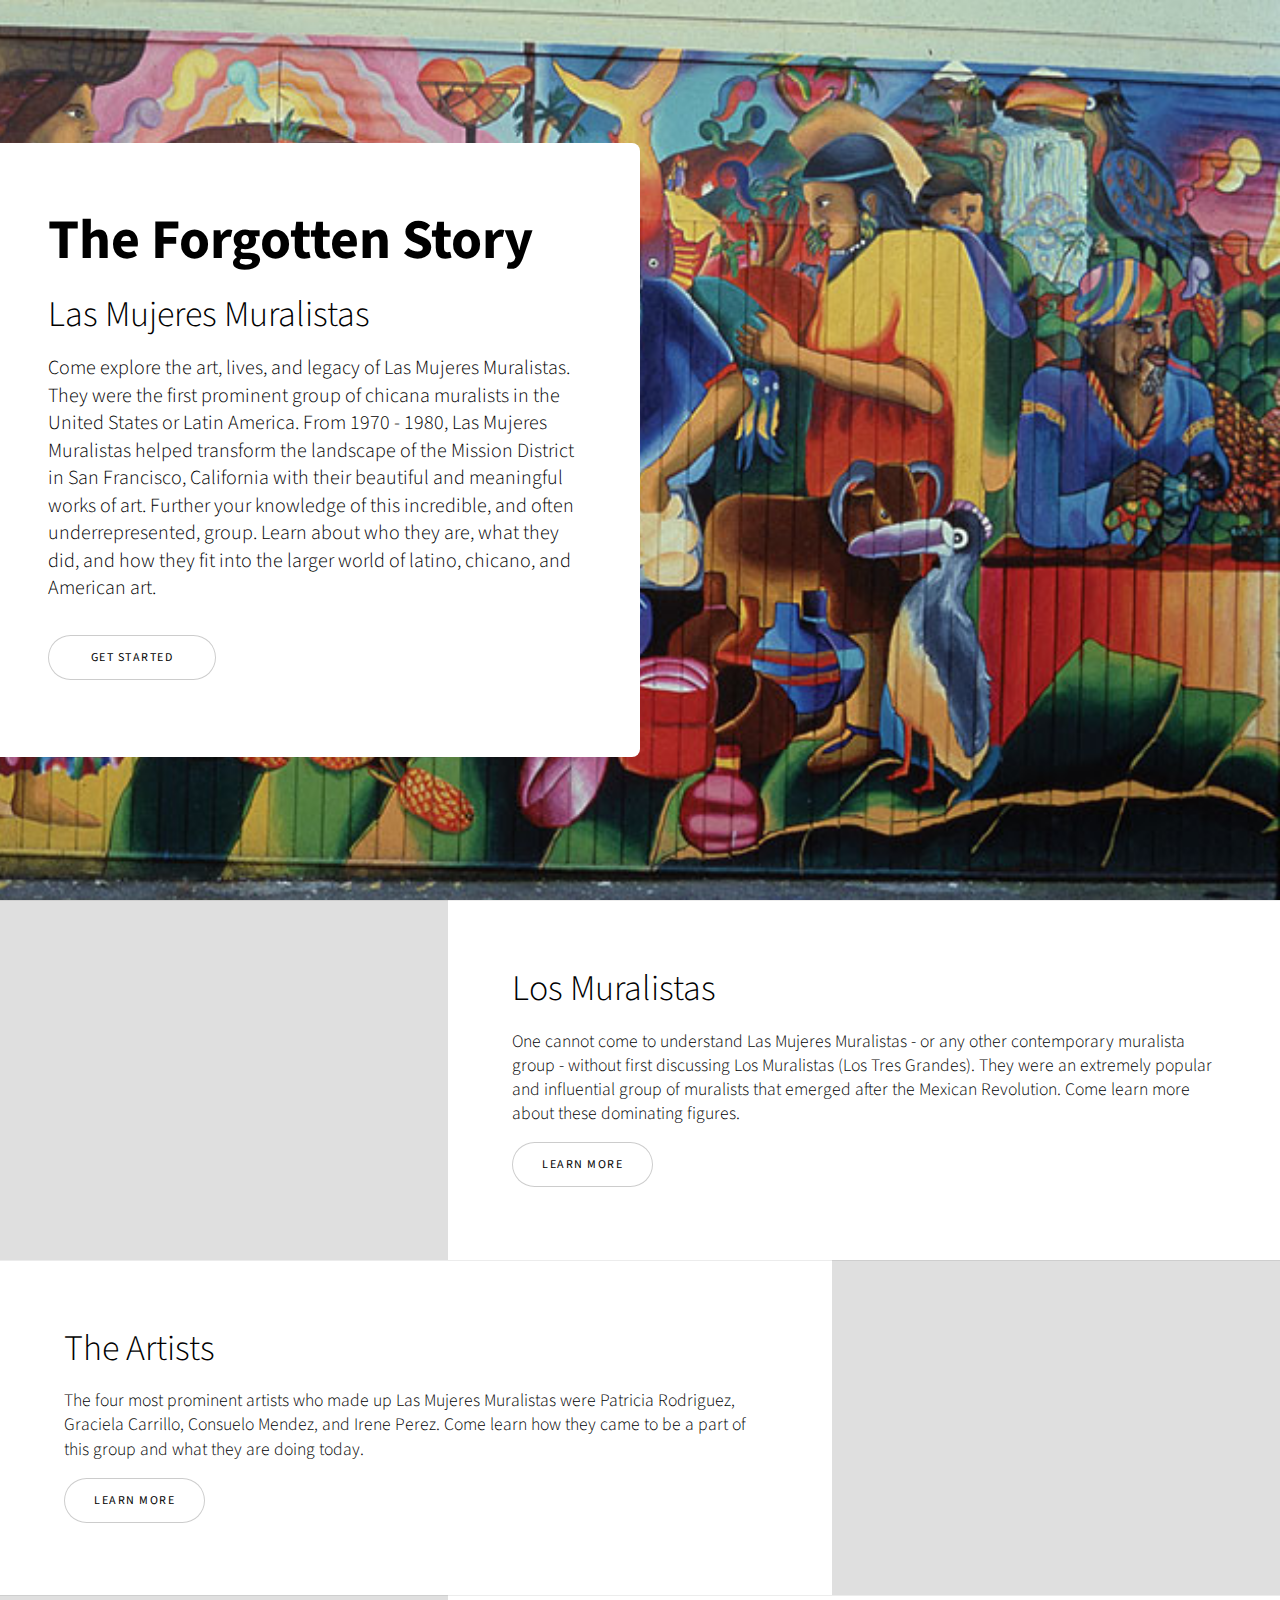
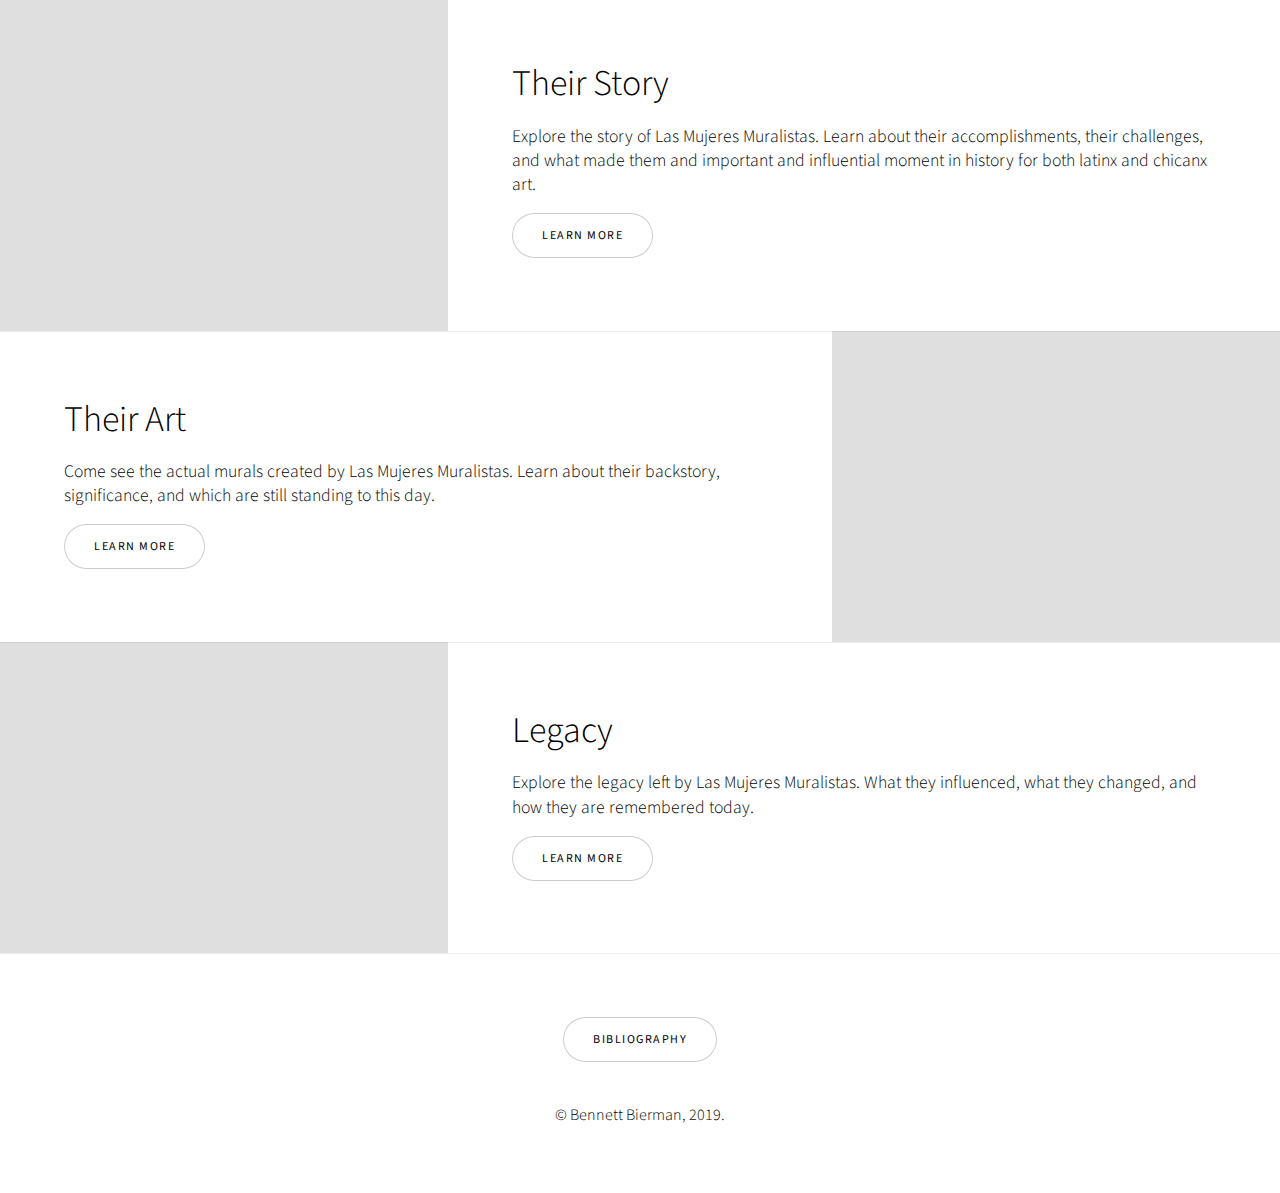
<file: index.html>
<!DOCTYPE HTML>
<!--
	Story by HTML5 UP
	html5up.net | @ajlkn
	Free for personal and commercial use under the CCA 3.0 license (html5up.net/license)
-->
<html>
	<head>
		<title>The Forgotten Journey!</title>
		<meta charset="utf-8" />
		<meta name="viewport" content="width=device-width, initial-scale=1, user-scalable=no" />
		<link rel="stylesheet" href="assets/css/main.css" />
		<noscript><link rel="stylesheet" href="assets/css/noscript.css" /></noscript>
	</head>
	<body class="is-preload">

		<!-- Wrapper -->
			<div id="wrapper" class="divided">

				<!-- One -->
					<section class="banner style2 orient-left content-align-left image-position-right fullscreen onload-image-fade-in onload-content-fade-right">
						<div class="content">
							<h1>The Forgotten Story</h1>
							<h2>Las Mujeres Muralistas<h2>
							<p class="major">Come explore the art, lives, and legacy of Las Mujeres Muralistas. They were the first prominent group of chicana muralists in the United States or Latin America. From 1970 - 1980, Las Mujeres Muralistas helped transform the landscape of the Mission District in San Francisco, California with their beautiful and meaningful works of art. Further your knowledge of this incredible, and often underrepresented, group.  Learn about who they are, what they did, and how they fit into the larger world of latino, chicano, and American art.</p>
							<ul class="actions stacked">
								<li><a href="#first" class="button big wide smooth-scroll-middle">Get Started</a></li>
							</ul>
						</div>
						<div class="image">
							<img src="images/Mural_1.jpg" alt="" />
						</div>
					</section>

				<!-- 3 Grande -->
					<section class="spotlight style1 orient-right content-align-left image-position-center onscroll-image-fade-in" id="first">
						<div class="content">
							<h2>Los Muralistas</h2>
							<h4>One cannot come to understand Las Mujeres Muralistas - or any other contemporary muralista group - without first discussing Los Muralistas (Los Tres Grandes).  They were an extremely popular and influential group of muralists that emerged after the Mexican Revolution.  Come learn more about these dominating figures.</h4>

							<ul class="actions stacked">
								<li><a href="LosMuralistas.html" class="button">Learn More</a></li>
							</ul>
						</div>
						<div class="image">
							<img src="images/artists.jpg" alt="" />
						</div>
					</section>

				<!-- The Artists -->
					<section class="spotlight style1 orient-left content-align-left image-position-center onscroll-image-fade-in">
						<div class="content">
							<h2>The Artists</h2>
							<h4>The four most prominent artists who made up Las Mujeres Muralistas were  Patricia Rodriguez, Graciela Carrillo, Consuelo Mendez, and Irene Perez.  Come learn how they came to be a part of this group and what they are doing today. 
							</h4>
							<ul class="actions stacked">
								<li><a href="theArtists.html" class="button">Learn More</a></li>
							</ul>
						</div>
						<div class="image">
							<img src="images/three_mujeres.jpg" alt="" />
						</div>
					</section>

				<!-- Struggle -->
					<section class="spotlight style1 orient-right content-align-left image-position-center onscroll-image-fade-in">
						<div class="content">
							<h2>Their Story</h2>
							<h4>Explore the story of Las Mujeres Muralistas.  Learn about their accomplishments, their challenges, and what made them and important and influential moment in history for both latinx and chicanx art. </h4>
							<ul class="actions stacked">
								<li><a href="struggle.html" class="button">Learn More</a></li>
							</ul>
						</div>
						<div class="image">
							<img src="images/chicano_art.jpg" alt="" />
						</div>
					</section>

				<!-- Their Work -->
					<section class="spotlight style1 orient-left content-align-left image-position-center onscroll-image-fade-in">
						<div class="content">
							<h2>Their Art</h2>
							<h4>Come see the actual murals created by Las Mujeres Muralistas.  Learn about their backstory, significance, and which are still standing to this day. </h4>
							<ul class="actions stacked">
								<li><a href="TheArt.html" class="button">Learn More</a></li>
							</ul>
						</div>
						<div class="image">
							<img src="images/their_art.jpg" alt="" />
						</div>
					</section>

				<!-- Larger Movements -->
					<section class="spotlight style1 orient-right content-align-left image-position-center onscroll-image-fade-in">
						<div class="content">
							<h2>Legacy</h2>
							<h4>Explore the legacy left by Las Mujeres Muralistas.  What they influenced, what they changed, and how they are remembered today. </h4>
							<ul class="actions stacked">
								<li><a href="movements.html" class="button">Learn More</a></li>
							</ul>
						</div>
						<div class="image">
							<img src="images/legacy.jpg" alt="" />
						</div>
					</section>

				

				<!-- Eight -->
					<footer class="wrapper style1 align-center">
						<div class="inner">
							<ul class="actions stacked">
								<li><a href="https://docs.google.com/document/d/18CpOERGQabqAbsi37Ru4Nav7_LlBPJ4bj7q-UUsuO5E/edit" class="button">Bibliography</a></li>
							</ul>
							<p>&copy; Bennett Bierman, 2019</a>.</p>
						</div>
					</footer>

						<!-- Gallery 
							<div class="gallery style2 medium lightbox onscroll-fade-in">
								<article>
									<a href="images/gallery/fulls/01.jpg" class="image">
										<img src="images/gallery/thumbs/01.jpg" alt="" />
									</a>
									<div class="caption">
										<h3>Ipsum Dolor</h3>
										<p>Lorem ipsum dolor amet, consectetur magna etiam elit. Etiam sed ultrices.</p>
										<ul class="actions fixed">
											<li><span class="button small">Details</span></li>
										</ul>
									</div>
								</article>
								<article>
									<a href="images/gallery/fulls/02.jpg" class="image">
										<img src="images/gallery/thumbs/02.jpg" alt="" />
									</a>
									<div class="caption">
										<h3>Feugiat Lorem</h3>
										<p>Lorem ipsum dolor amet, consectetur magna etiam elit. Etiam sed ultrices.</p>
										<ul class="actions fixed">
											<li><span class="button small">Details</span></li>
										</ul>
									</div>
								</article>
								<article>
									<a href="images/gallery/fulls/03.jpg" class="image">
										<img src="images/gallery/thumbs/03.jpg" alt="" />
									</a>
									<div class="caption">
										<h3>Magna Amet</h3>
										<p>Lorem ipsum dolor amet, consectetur magna etiam elit. Etiam sed ultrices.</p>
										<ul class="actions fixed">
											<li><span class="button small">Details</span></li>
										</ul>
									</div>
								</article>
								<article>
									<a href="images/gallery/fulls/04.jpg" class="image">
										<img src="images/gallery/thumbs/04.jpg" alt="" />
									</a>
									<div class="caption">
										<h3>Sed Tempus</h3>
										<p>Lorem ipsum dolor amet, consectetur magna etiam elit. Etiam sed ultrices.</p>
										<ul class="actions fixed">
											<li><span class="button small">Details</span></li>
										</ul>
									</div>
								</article>
								<article>
									<a href="images/gallery/fulls/05.jpg" class="image">
										<img src="images/gallery/thumbs/05.jpg" alt="" />
									</a>
									<div class="caption">
										<h3>Ultrices Magna</h3>
										<p>Lorem ipsum dolor amet, consectetur magna etiam elit. Etiam sed ultrices.</p>
										<ul class="actions fixed">
											<li><span class="button small">Details</span></li>
										</ul>
									</div>
								</article>
								<article>
									<a href="images/gallery/fulls/06.jpg" class="image">
										<img src="images/gallery/thumbs/06.jpg" alt="" />
									</a>
									<div class="caption">
										<h3>Sed Tempus</h3>
										<p>Lorem ipsum dolor amet, consectetur magna etiam elit. Etiam sed ultrices.</p>
										<ul class="actions fixed">
											<li><span class="button small">Details</span></li>
										</ul>
									</div>
								</article>
								<article>
									<a href="images/gallery/fulls/07.jpg" class="image">
										<img src="images/gallery/thumbs/07.jpg" alt="" />
									</a>
									<div class="caption">
										<h3>Ipsum Lorem</h3>
										<p>Lorem ipsum dolor amet, consectetur magna etiam elit. Etiam sed ultrices.</p>
										<ul class="actions fixed">
											<li><span class="button small">Details</span></li>
										</ul>
									</div>
								</article>
								<article>
									<a href="images/gallery/fulls/08.jpg" class="image">
										<img src="images/gallery/thumbs/08.jpg" alt="" />
									</a>
									<div class="caption">
										<h3>Magna Risus</h3>
										<p>Lorem ipsum dolor amet, consectetur magna etiam elit. Etiam sed ultrices.</p>
										<ul class="actions fixed">
											<li><span class="button small">Details</span></li>
										</ul>
									</div>
								</article>
								<article>
									<a href="images/gallery/fulls/09.jpg" class="image">
										<img src="images/gallery/thumbs/09.jpg" alt="" />
									</a>
									<div class="caption">
										<h3>Tempus Dolor</h3>
										<p>Lorem ipsum dolor amet, consectetur magna etiam elit. Etiam sed ultrices.</p>
										<ul class="actions fixed">
											<li><span class="button small">Details</span></li>
										</ul>
									</div>
								</article>
								<article>
									<a href="images/gallery/fulls/10.jpg" class="image">
										<img src="images/gallery/thumbs/10.jpg" alt="" />
									</a>
									<div class="caption">
										<h3>Sed Etiam</h3>
										<p>Lorem ipsum dolor amet, consectetur magna etiam elit. Etiam sed ultrices.</p>
										<ul class="actions fixed">
											<li><span class="button small">Details</span></li>
										</ul>
									</div>
								</article>
								<article>
									<a href="images/gallery/fulls/11.jpg" class="image">
										<img src="images/gallery/thumbs/11.jpg" alt="" />
									</a>
									<div class="caption">
										<h3>Magna Lorem</h3>
										<p>Lorem ipsum dolor amet, consectetur magna etiam elit. Etiam sed ultrices.</p>
										<ul class="actions fixed">
											<li><span class="button small">Details</span></li>
										</ul>
									</div>
								</article>
								<article>
									<a href="images/gallery/fulls/12.jpg" class="image">
										<img src="images/gallery/thumbs/12.jpg" alt="" />
									</a>
									<div class="caption">
										<h3>Ipsum Dolor</h3>
										<p>Lorem ipsum dolor amet, consectetur magna etiam elit. Etiam sed ultrices.</p>
										<ul class="actions fixed">
											<li><span class="button small">Details</span></li>
										</ul>
									</div>
								</article>
							</div>

					</section> -->

				<!-- Six 
					<section class="wrapper style1 align-center">
						<div class="inner">
							<h2>Ipsum sed consequat</h2>
							<div class="image">
								<img src="images/Mural_1.jpg" alt="" />
							</div>
							<p>Lorem ipsum dolor sit amet, consectetur adipiscing elit. Morbi id ante sed ex pharetra lacinia sit amet vel massa. Donec facilisis laoreet nulla eu bibendum. Donec ut ex risus. Fusce lorem lectus, pharetra pretium massa et, hendrerit vestibulum odio lorem ipsum.</p>
						</div>
					</section> -->
							<!--<div class="items style1 medium onscroll-fade-in">
								<section>
									<span class="icon style2 major fa-gem"></span>
									<h3>Lorem</h3>
									<p>Lorem ipsum dolor sit amet, consectetur adipiscing elit. Morbi dui turpis, cursus eget orci amet aliquam congue semper. Etiam eget ultrices risus nec tempor elit.</p>
								</section>
								<section>
									<span class="icon solid style2 major fa-save"></span>
									<h3>Ipsum</h3>
									<p>Lorem ipsum dolor sit amet, consectetur adipiscing elit. Morbi dui turpis, cursus eget orci amet aliquam congue semper. Etiam eget ultrices risus nec tempor elit.</p>
								</section>
								<section>
									<span class="icon solid style2 major fa-chart-bar"></span>
									<h3>Dolor</h3>
									<p>Lorem ipsum dolor sit amet, consectetur adipiscing elit. Morbi dui turpis, cursus eget orci amet aliquam congue semper. Etiam eget ultrices risus nec tempor elit.</p>
								</section>
								<section>
									<span class="icon solid style2 major fa-wifi"></span>
									<h3>Amet</h3>
									<p>Lorem ipsum dolor sit amet, consectetur adipiscing elit. Morbi dui turpis, cursus eget orci amet aliquam congue semper. Etiam eget ultrices risus nec tempor elit.</p>
								</section>
								<section>
									<span class="icon solid style2 major fa-cog"></span>
									<h3>Magna</h3>
									<p>Lorem ipsum dolor sit amet, consectetur adipiscing elit. Morbi dui turpis, cursus eget orci amet aliquam congue semper. Etiam eget ultrices risus nec tempor elit.</p>
								</section>
								<section>
									<span class="icon style2 major fa-paper-plane"></span>
									<h3>Tempus</h3>
									<p>Lorem ipsum dolor sit amet, consectetur adipiscing elit. Morbi dui turpis, cursus eget orci amet aliquam congue semper. Etiam eget ultrices risus nec tempor elit.</p>
								</section>
								<section>
									<span class="icon solid style2 major fa-desktop"></span>
									<h3>Aliquam</h3>
									<p>Lorem ipsum dolor sit amet, consectetur adipiscing elit. Morbi dui turpis, cursus eget orci amet aliquam congue semper. Etiam eget ultrices risus nec tempor elit.</p>
								</section>
								<section>
									<span class="icon solid style2 major fa-sync-alt"></span>
									<h3>Elit</h3>
									<p>Lorem ipsum dolor sit amet, consectetur adipiscing elit. Morbi dui turpis, cursus eget orci amet aliquam congue semper. Etiam eget ultrices risus nec tempor elit.</p>
								</section>
								<section>
									<span class="icon solid style2 major fa-hashtag"></span>
									<h3>Morbi</h3>
									<p>Lorem ipsum dolor sit amet, consectetur adipiscing elit. Morbi dui turpis, cursus eget orci amet aliquam congue semper. Etiam eget ultrices risus nec tempor elit.</p>
								</section>
								<section>
									<span class="icon solid style2 major fa-bolt"></span>
									<h3>Turpis</h3>
									<p>Lorem ipsum dolor sit amet, consectetur adipiscing elit. Morbi dui turpis, cursus eget orci amet aliquam congue semper. Etiam eget ultrices risus nec tempor elit.</p>
								</section>
								<section>
									<span class="icon solid style2 major fa-envelope"></span>
									<h3>Ultrices</h3>
									<p>Lorem ipsum dolor sit amet, consectetur adipiscing elit. Morbi dui turpis, cursus eget orci amet aliquam congue semper. Etiam eget ultrices risus nec tempor elit.</p>
								</section>
								<section>
									<span class="icon solid style2 major fa-leaf"></span>
									<h3>Risus</h3>
									<p>Lorem ipsum dolor sit amet, consectetur adipiscing elit. Morbi dui turpis, cursus eget orci amet aliquam congue semper. Etiam eget ultrices risus nec tempor elit.</p>
								</section> -->
							<!--</div>
						</div>
					</section> -->

				<!-- Seven 
					<section class="wrapper style1 align-center">
						<div class="inner medium">
							<h2>Get in touch</h2>
							<form method="post" action="#">
								<div class="fields">
									<div class="field half">
										<label for="name">Name</label>
										<input type="text" name="name" id="name" value="" />
									</div>
									<div class="field half">
										<label for="email">Email</label>
										<input type="email" name="email" id="email" value="" />
									</div>
									<div class="field">
										<label for="message">Message</label>
										<textarea name="message" id="message" rows="6"></textarea>
									</div>
								</div>
								<ul class="actions special">
									<li><input type="submit" name="submit" id="submit" value="Send Message" /></li>
								</ul>
							</form>

						</div>
					</section> -->

				<!-- Footer 
					<footer class="wrapper style1 align-center">
						<div class="inner">
							<ul class="icons">
								<li><a href="#" class="icon brands style2 fa-twitter"><span class="label">Twitter</span></a></li>
								<li><a href="#" class="icon brands style2 fa-facebook-f"><span class="label">Facebook</span></a></li>
								<li><a href="#" class="icon brands style2 fa-instagram"><span class="label">Instagram</span></a></li>
								<li><a href="#" class="icon brands style2 fa-linkedin-in"><span class="label">LinkedIn</span></a></li>
								<li><a href="#" class="icon style2 fa-envelope"><span class="label">Email</span></a></li>
							</ul							<p>&copy; Untitled. Design: <a href="https://html5up.net">HTML5 UP</a>.</p>
						</div>
					</footer>

			</div>
<!--hi-->

		<!- Scripts -->
			<script src="assets/js/jquery.min.js"></script>
			<script src="assets/js/jquery.scrollex.min.js"></script>
			<script src="assets/js/jquery.scrolly.min.js"></script>
			<script src="assets/js/browser.min.js"></script>
			<script src="assets/js/breakpoints.min.js"></script>
			<script src="assets/js/util.js"></script>
			<script src="assets/js/main.js"></script>

	</body>
</html>
</file>
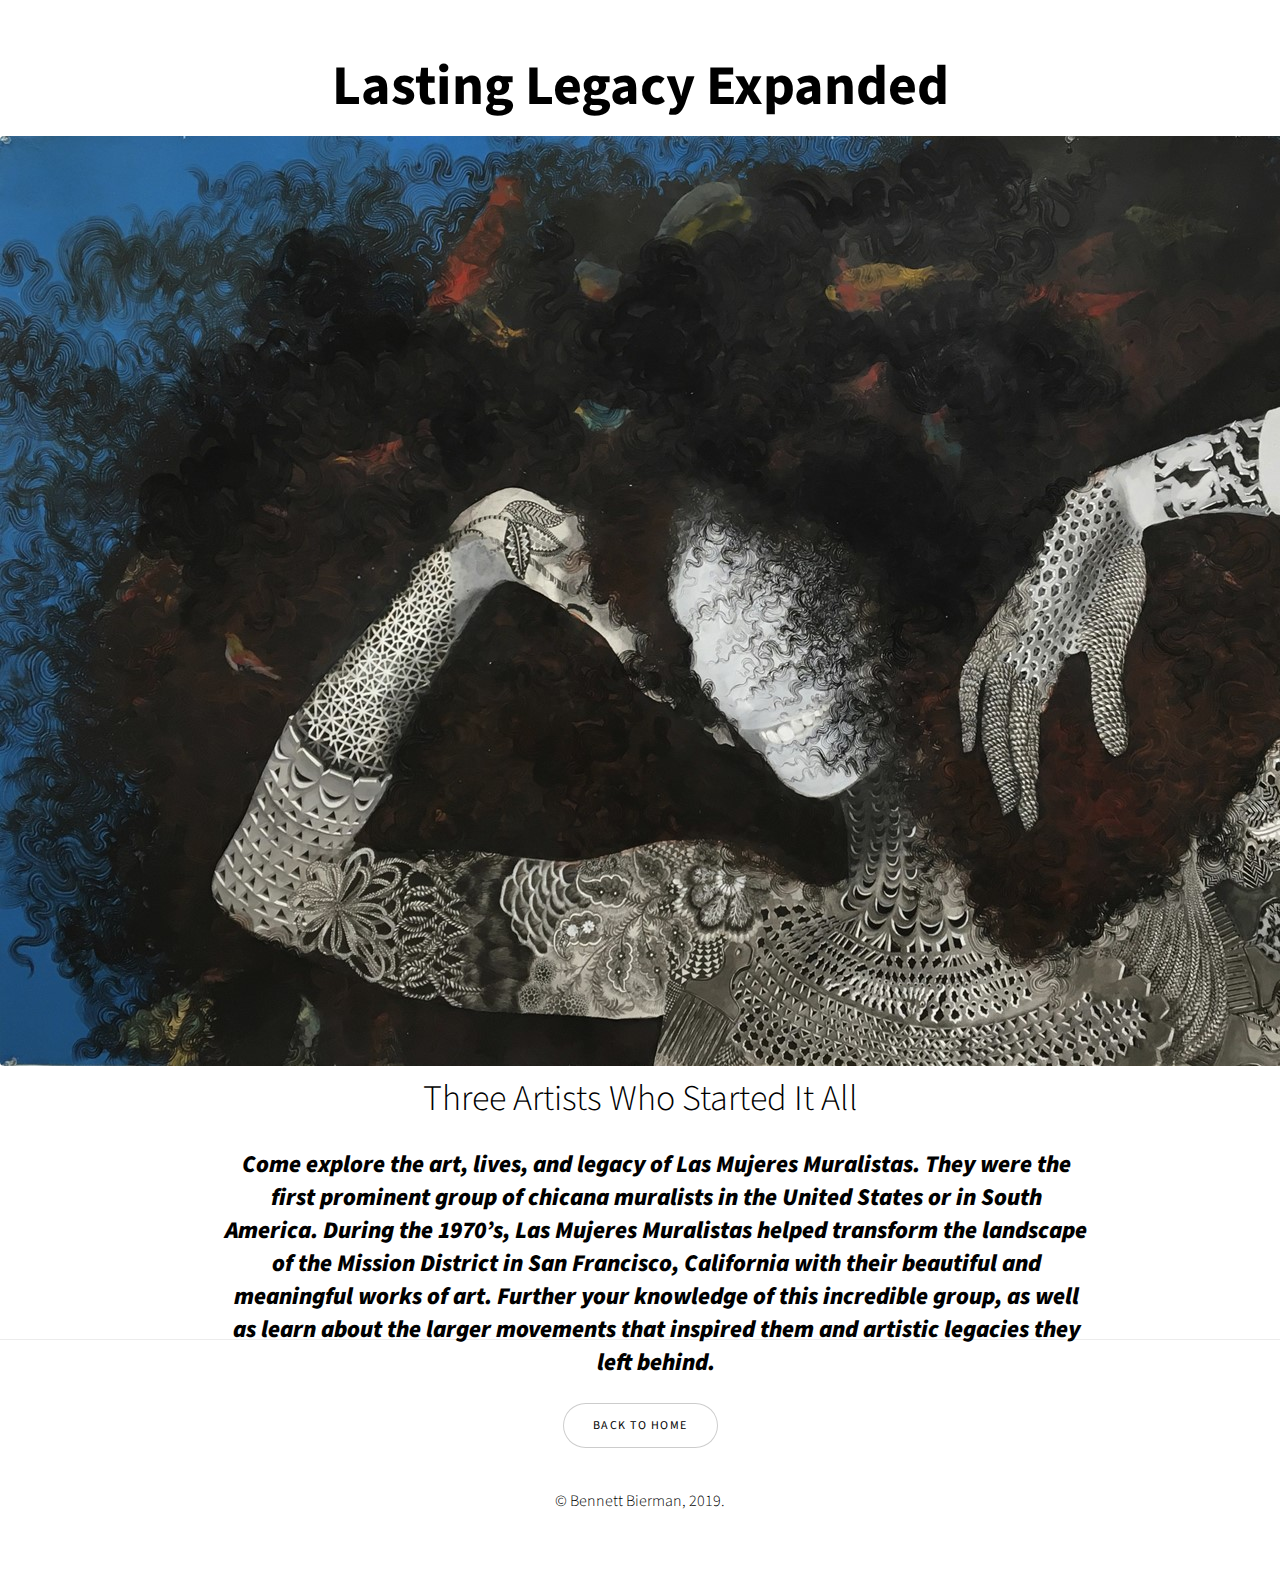
<file: LastingLegacy.html>
<!DOCTYPE HTML>
<!--
	Story by HTML5 UP
	html5up.net | @ajlkn
	Free for personal and commercial use under the CCA 3.0 license (html5up.net/license)
-->
<html>
	<head>
		<title>The Forgotten Journey</title>
		<meta charset="utf-8" />
		<meta name="viewport" content="width=device-width, initial-scale=1, user-scalable=no" />
		<link rel="stylesheet" href="assets/css/main.css" />
		<noscript><link rel="stylesheet" href="assets/css/noscript.css" /></noscript>
	</head>
	<body class="is-preload">

		<!-- Wrapper -->
			<div id="wrapper" class="divided">

				<!-- One -->
					<section class= "wrapper style1 align-center">

					<!-- banner style1 orient-left content-align-left image-position-right fullscreen onload-image-fade-in onload-content-fade-right -->
						<br>
						<br>

						<div class="content">
							<h1>Lasting Legacy Expanded</h1>
							<div class="image">
								<img src="images/legacy.jpg" alt="images/pic03.jpg" />
							</div>

							<!-- <section class="wrapper style1 align-center">
								<div class="inner">
									<div class="image">
										<img src="images/Mural_1.jpg" alt="images/pic03.jpg" />
									</div>
								</div>
							</section>  -->


							<h2>Three Artists Who Started It All<h2>
							<blockquote class="major">Come  explore  the  art,  lives,  and  legacy  of  Las  Mujeres  Muralistas.  They  were  the  first  prominent  group  of  chicana  muralists  in  the  United  States  or  in  South  America.  During  the  1970’s,  Las  Mujeres  Muralistas helped  transform  the  landscape  of  the  Mission  District  in  San  Francisco,  California  with  their  beautiful  and  meaningful  works  of  art.  Further your knowledge of this incredible group, as well as learn about the larger movements that inspired them and artistic legacies they left behind.</blockquote>
							 <!--<a href="https://html5up.net">HTML5 UP</a> and released for free under the <a href="https://html5up.net/license">Creative Commons</a>.</p> -->
							<!-- <ul class="actions stacked">
								<li><a href="#first" class="button big wide smooth-scroll-middle">Get Started</a></li>
							</ul> -->
						</div>
						<!-- One 
						<div class="image">
							<img src="images/Mural_1.jpg" alt="" />
						</div> -->
					</section>

				<!-- Two 
					<section class="spotlight style1 orient-right content-align-left image-position-center onscroll-image-fade-in" id="first">
						<div class="content">
							<h2>Los Muralistas</h2>
							<p>Lorem ipsum dolor sit amet, consectetur adipiscing elit. Morbi id ante sed ex pharetra lacinia sit amet vel massa. Donec facilisis laoreet nulla eu bibendum. Donec ut ex risus. Fusce lorem lectus, pharetra pretium massa et, hendrerit vestibulum odio lorem ipsum dolor sit amet.</p>
							
						</div>
						<div class="image">
							<img src="images/artists.jpg" alt="" />
						</div>
					</section> -->

				

				<!-- Footer -->
					<footer class="wrapper style1 align-center">
						<div class="inner">
							<!--<ul class="icons">
								<li><a href="#" class="icon brands style2 fa-twitter"><span class="label">Twitter</span></a></li>
								<li><a href="#" class="icon brands style2 fa-facebook-f"><span class="label">Facebook</span></a></li>
								<li><a href="#" class="icon brands style2 fa-instagram"><span class="label">Instagram</span></a></li>
								<li><a href="#" class="icon brands style2 fa-linkedin-in"><span class="label">LinkedIn</span></a></li>
								<li><a href="#" class="icon style2 fa-envelope"><span class="label">Email</span></a></li>
							</ul> -->
							<ul class="actions stacked">
								<li><a href="index.html" class="button">Back to Home</a></li>
							</ul>
							<p>&copy; Bennett Bierman, 2019</a>.</p>
						</div>
					</footer>

			</div>

		<!-- Scripts -->
			<script src="assets/js/jquery.min.js"></script>
			<script src="assets/js/jquery.scrollex.min.js"></script>
			<script src="assets/js/jquery.scrolly.min.js"></script>
			<script src="assets/js/browser.min.js"></script>
			<script src="assets/js/breakpoints.min.js"></script>
			<script src="assets/js/util.js"></script>
			<script src="assets/js/main.js"></script>

	</body>
</html>
</file>
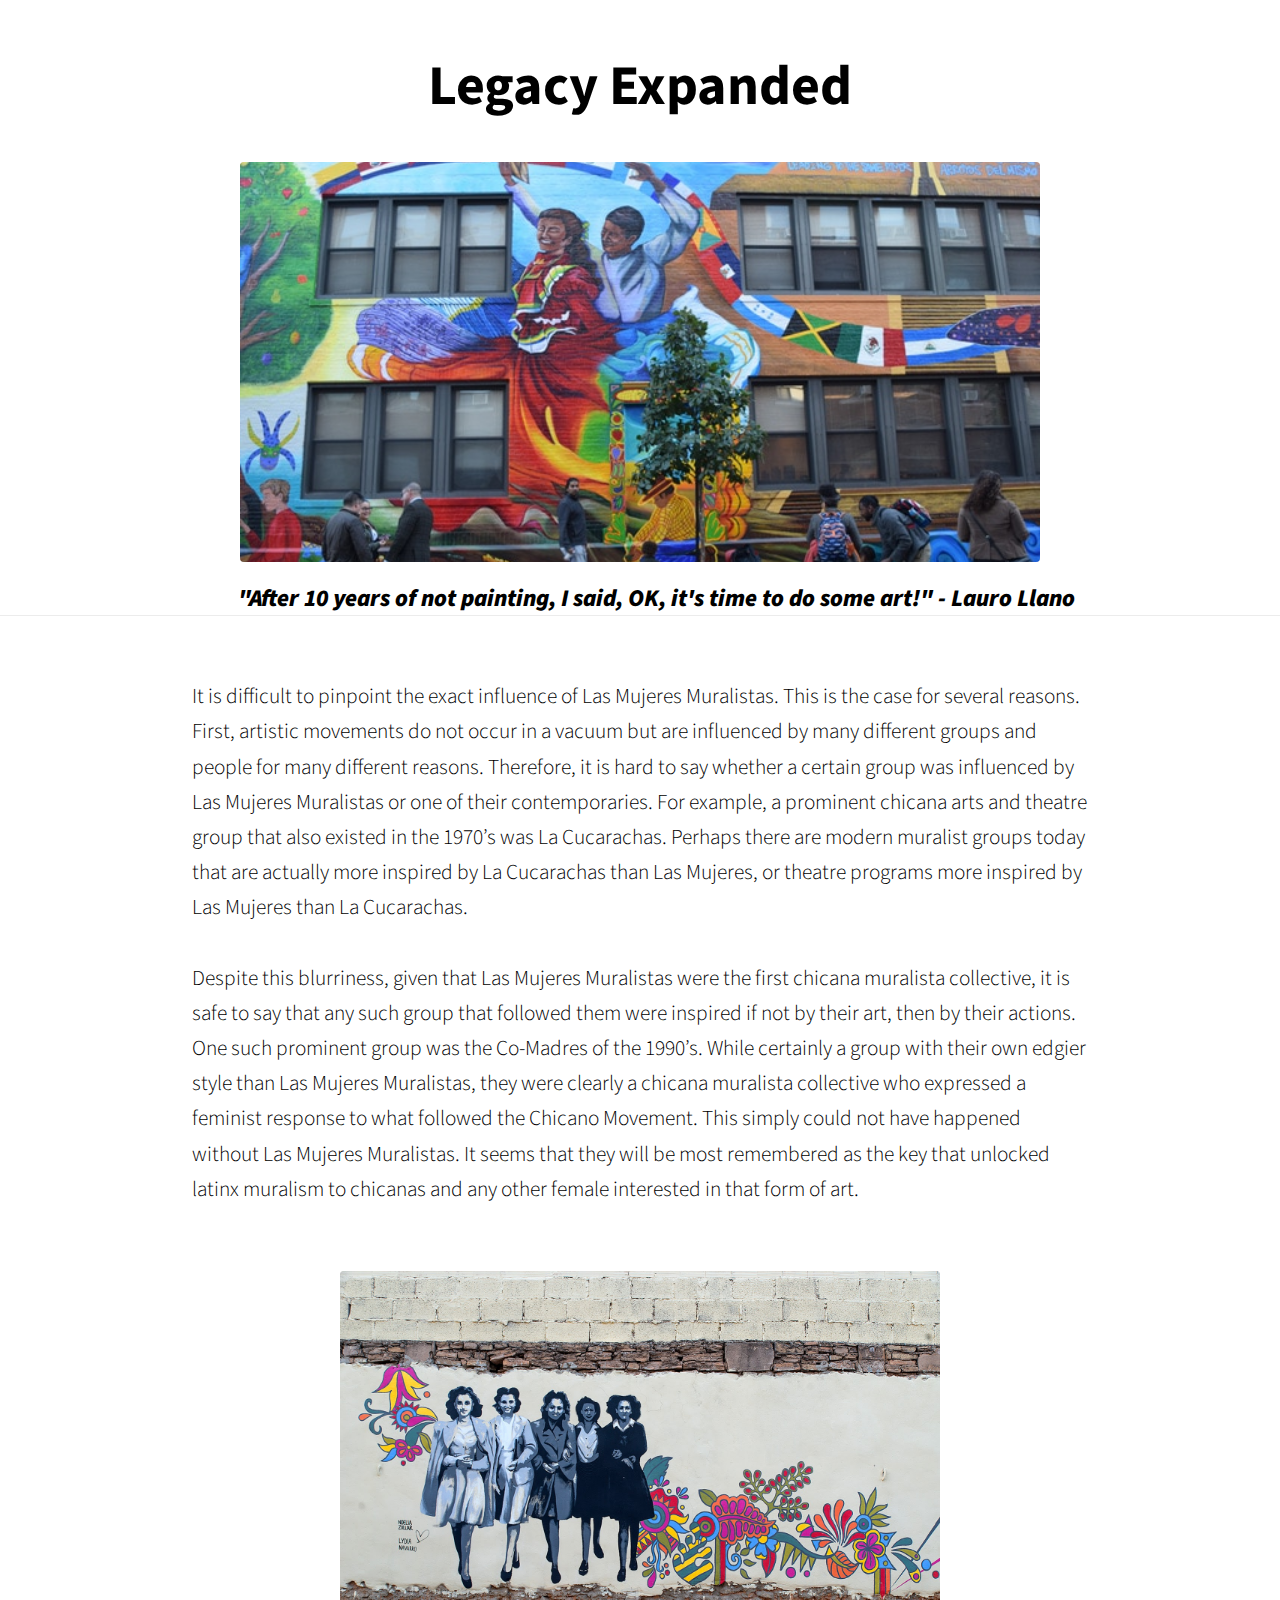
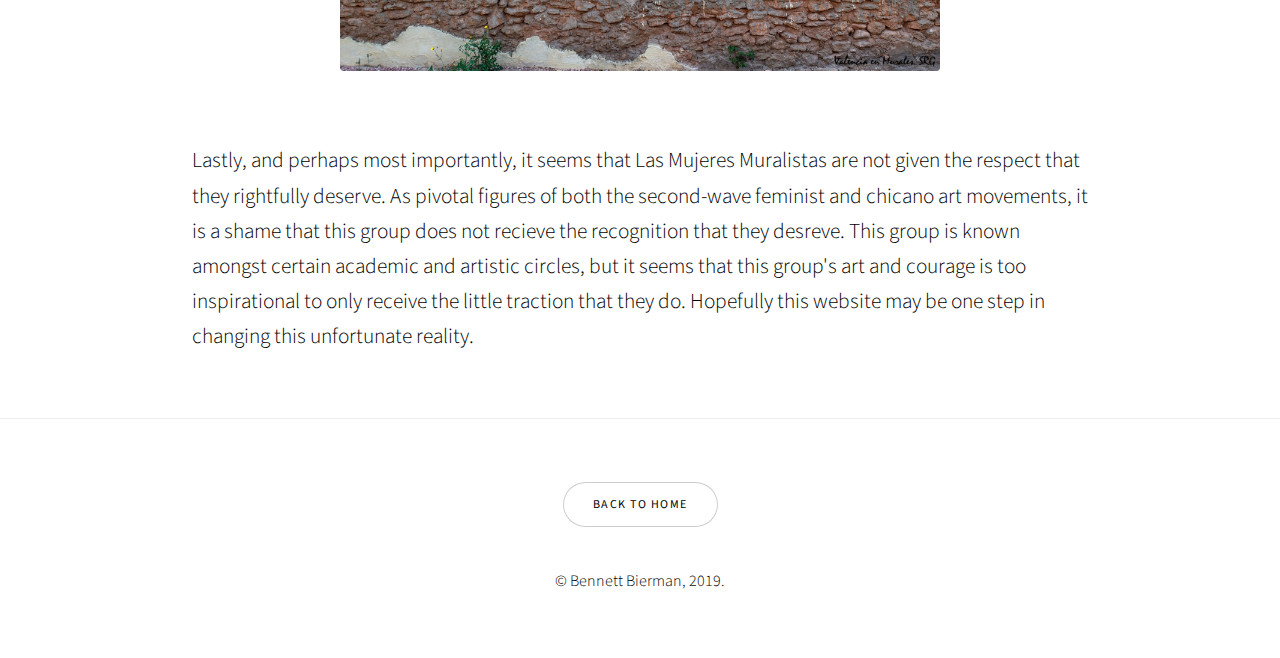
<file: movements.html>
<!DOCTYPE HTML>
<!--
	Story by HTML5 UP
	html5up.net | @ajlkn
	Free for personal and commercial use under the CCA 3.0 license (html5up.net/license)
-->
<html>
	<head>
		<title>The Forgotten Journey</title>
		<meta charset="utf-8" />
		<meta name="viewport" content="width=device-width, initial-scale=1, user-scalable=no" />
		<link rel="stylesheet" href="assets/css/main.css" />
		<noscript><link rel="stylesheet" href="assets/css/noscript.css" /></noscript>
	</head>
	<body class="is-preload">

		<!-- Wrapper -->
			<div id="wrapper" class="divided">

				<!-- One -->
					<section class= "align-center banner onload-content-fade-right content">
						<br>
						<br>
						<div class="content">
							<h1>Legacy Expanded</h1>
							<br>
							<div class="image">
								<img class = "card1__image" src="images/comadre1.jpg"/>
							</div>
							<blockquote class="major"> "After 10 years of not painting, I said, OK, it's time to do some art!" - Lauro Llano </blockquote>
							<br>
							<br>
						</div>
					</section>


				<!-- Two -->
				<section>
					<p class = "banner style3 content-align-left">It is difficult to pinpoint the exact influence of Las Mujeres Muralistas.  This is the case for several reasons.  First, artistic movements do not occur in a vacuum but are influenced by many different groups and people for many different reasons.  Therefore, it is hard to say whether a certain group was influenced by Las Mujeres Muralistas or one of their contemporaries.  For example, a prominent chicana arts and theatre group that also existed in the 1970’s was La Cucarachas.  Perhaps there are modern muralist groups today that are actually more inspired by La Cucarachas than Las Mujeres, or theatre programs more inspired by Las Mujeres than La Cucarachas.
						<br>
						<br>
					Despite this blurriness, given that Las Mujeres Muralistas were the first chicana muralista collective, it is safe to say that any such group that followed them were inspired if not by their art, then by their actions.  One such prominent group was the Co-Madres of the 1990’s.  While certainly a group with their own edgier style than Las Mujeres Muralistas, they were clearly a chicana muralista collective who expressed a feminist response to what followed the Chicano Movement.  This simply could not have happened without Las Mujeres Muralistas.  It seems that they will be most remembered as the key that unlocked latinx muralism to chicanas and any other female interested in that form of art.   

					 </p>


						<div class=" align-center banner onload-content-fade-righ content">
							<div class="image">
								<img class = "card2__image" src="images/comadre2.jpg"/>
							</div>
						</div>

						<p class = "banner style3 content-align-left"> 
						Lastly, and perhaps most importantly, it seems that Las Mujeres Muralistas are not given the respect that they rightfully deserve.  As pivotal figures of both the second-wave feminist and chicano art movements, it is a shame that this group does not recieve the recognition that they desreve.  This group is known amongst certain academic and artistic circles, but it seems that this group's art and courage is too inspirational to only receive the little traction that they do.  Hopefully this website may be one step in changing this unfortunate reality.

					</p>

					


				</section>

				

	


				

				<!-- Footer -->
					<footer class="wrapper style1 align-center">
						<div class="inner">
							<!--<ul class="icons">
								<li><a href="#" class="icon brands style2 fa-twitter"><span class="label">Twitter</span></a></li>
								<li><a href="#" class="icon brands style2 fa-facebook-f"><span class="label">Facebook</span></a></li>
								<li><a href="#" class="icon brands style2 fa-instagram"><span class="label">Instagram</span></a></li>
								<li><a href="#" class="icon brands style2 fa-linkedin-in"><span class="label">LinkedIn</span></a></li>
								<li><a href="#" class="icon style2 fa-envelope"><span class="label">Email</span></a></li>
							</ul> -->
							<ul class="actions stacked">
								<li><a href="index.html" class="button">Back to Home</a></li>
							</ul>
							<p>&copy; Bennett Bierman, 2019</a>.</p>
						</div>
					</footer>

			</div>



		<!-- Scripts -->
			<script src="assets/js/jquery.min.js"></script>
			<script src="assets/js/jquery.scrollex.min.js"></script>
			<script src="assets/js/jquery.scrolly.min.js"></script>
			<script src="assets/js/browser.min.js"></script>
			<script src="assets/js/breakpoints.min.js"></script>
			<script src="assets/js/util.js"></script>
			<script src="assets/js/main.js"></script>

	</body>
</html>
</file>
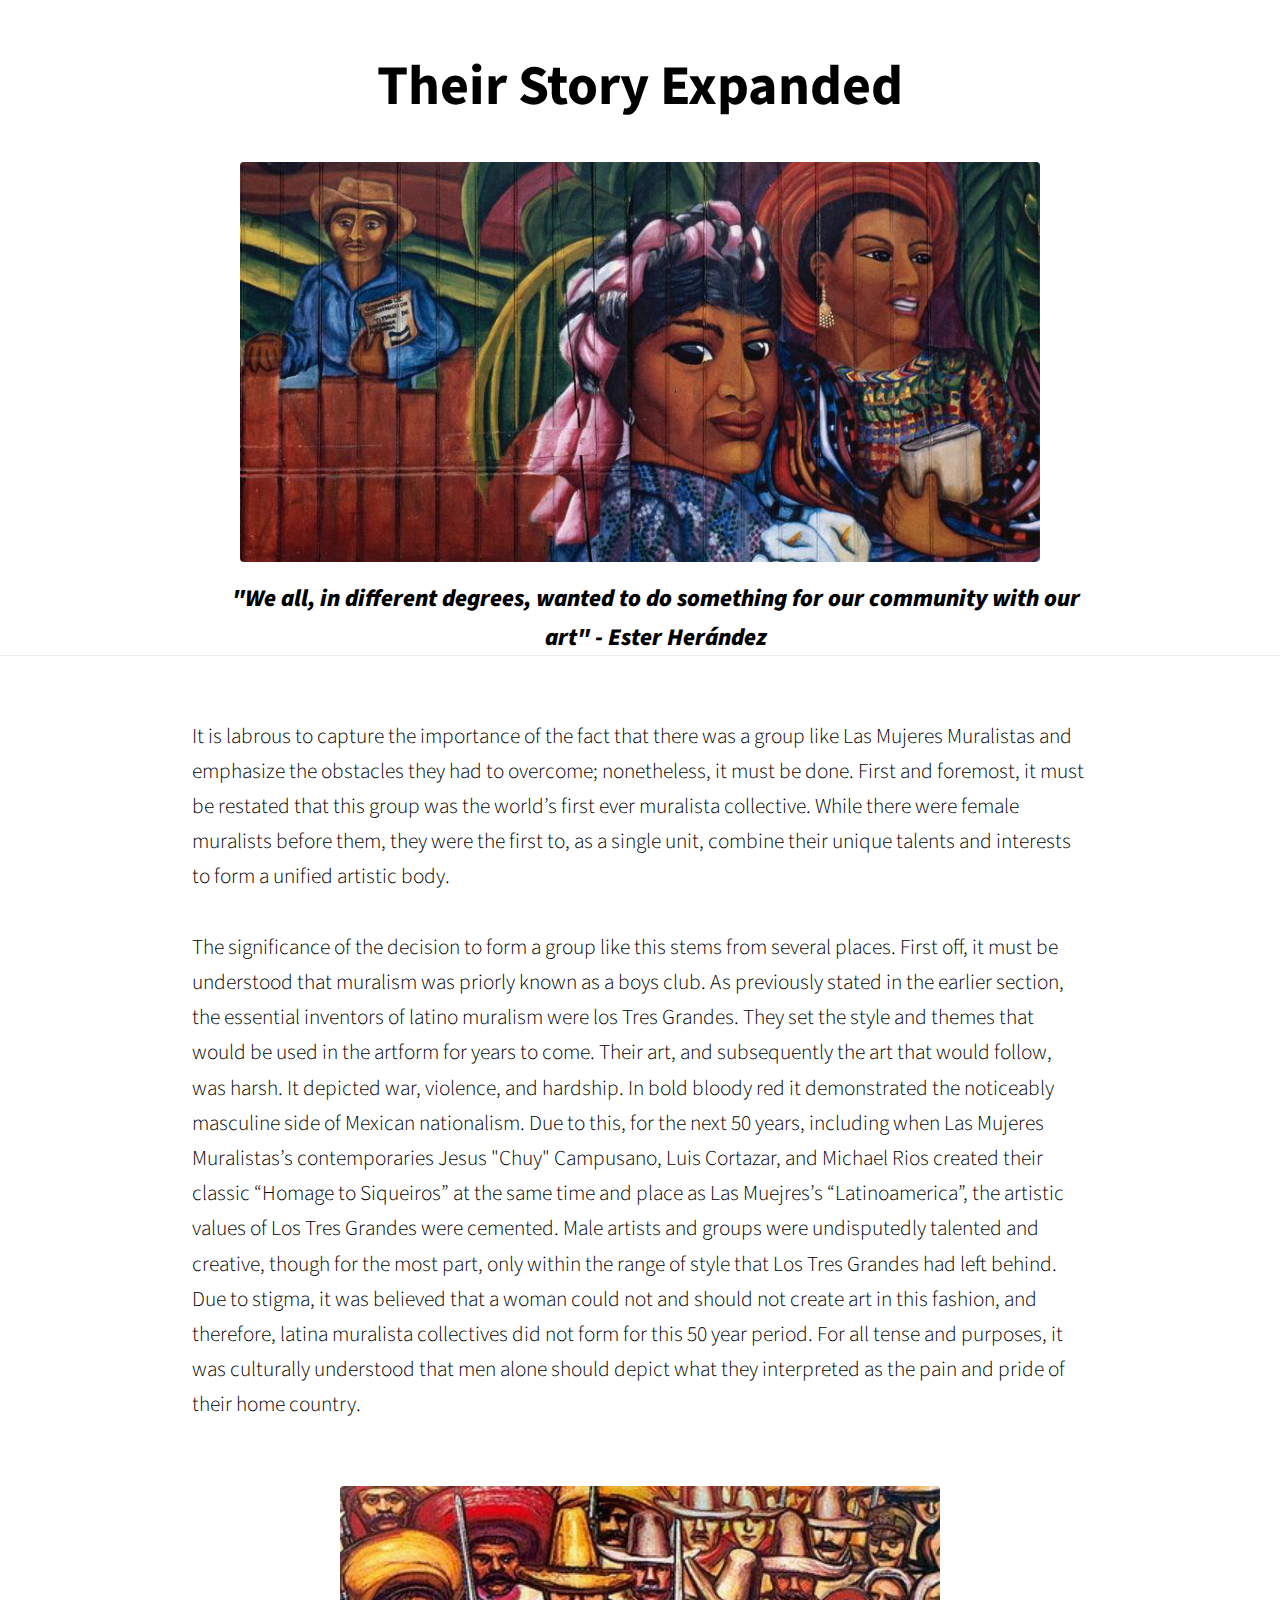
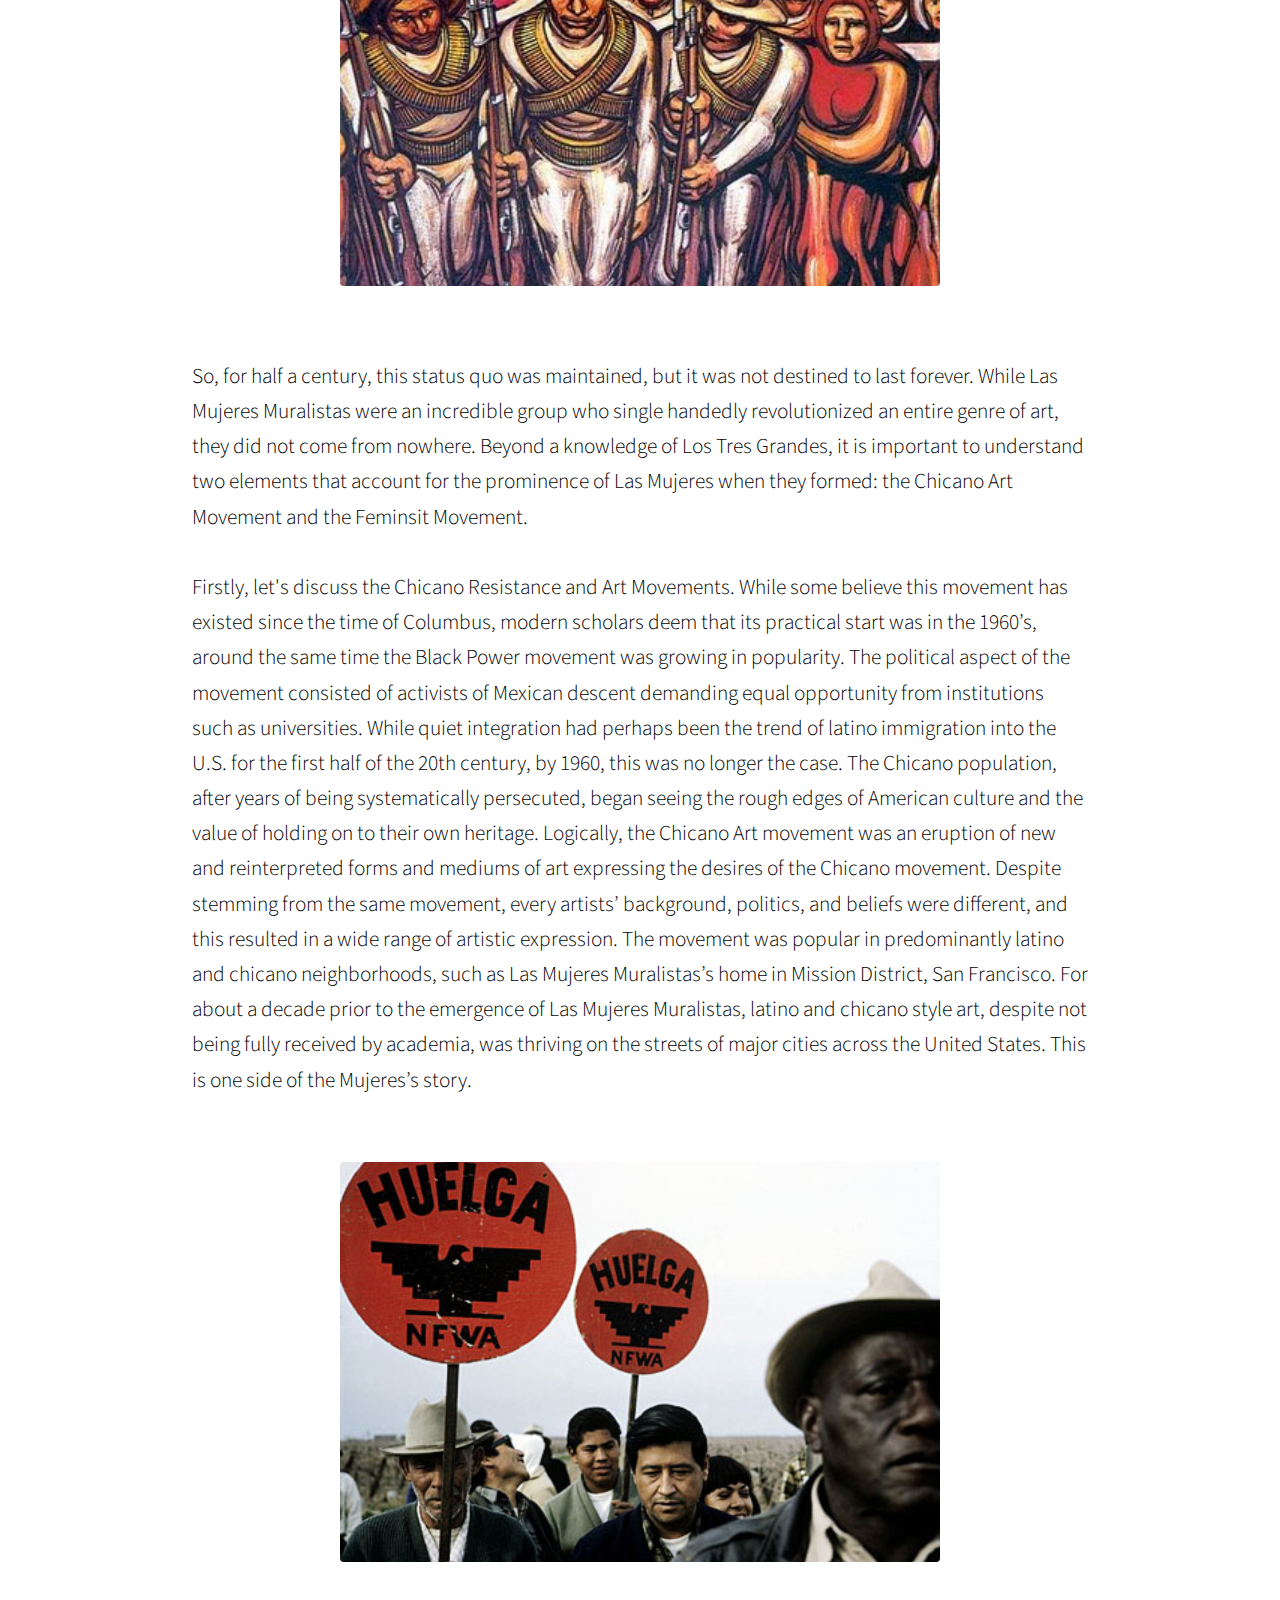
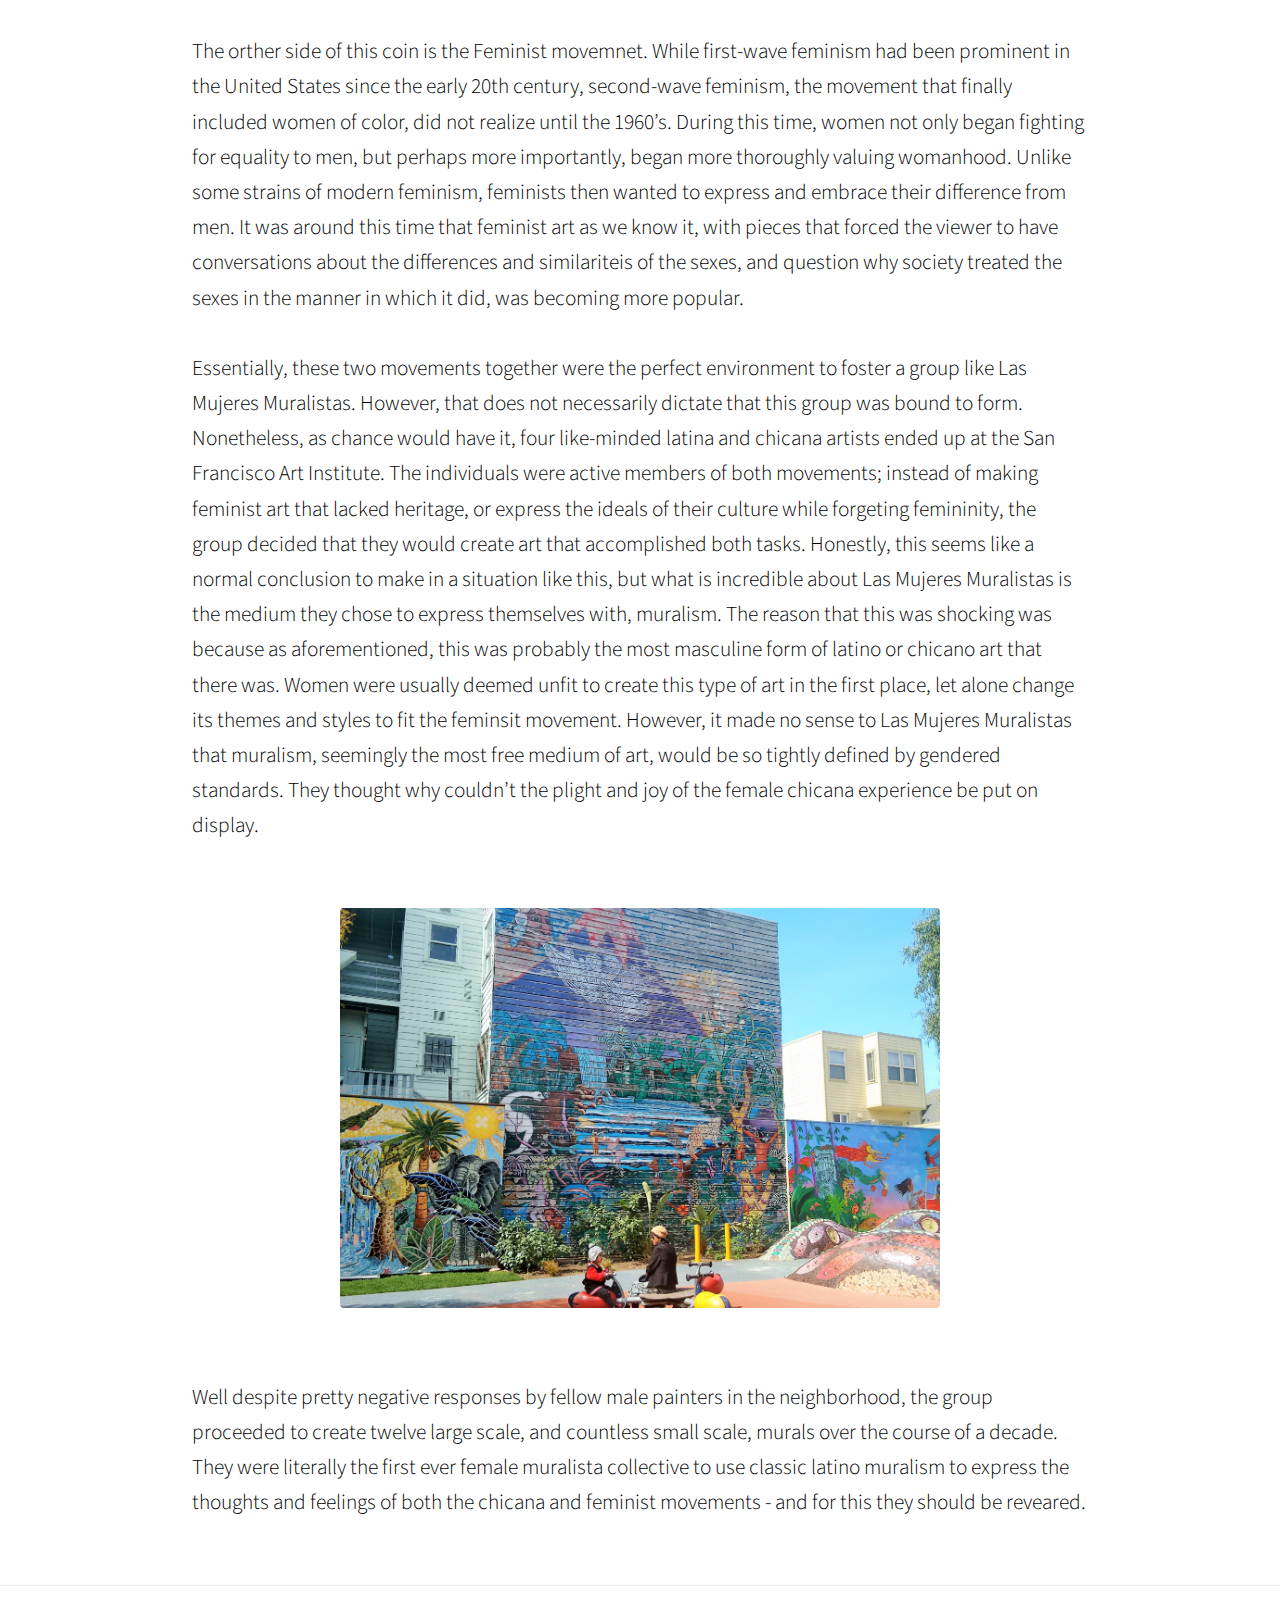
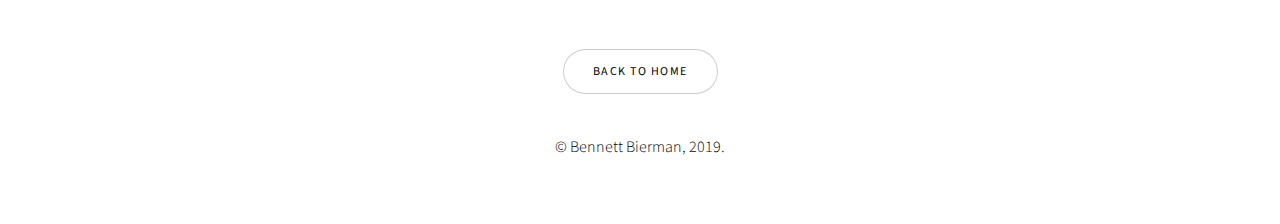
<file: struggle.html>
<!DOCTYPE HTML>
<!--
	Story by HTML5 UP
	html5up.net | @ajlkn
	Free for personal and commercial use under the CCA 3.0 license (html5up.net/license)
-->
<html>
	<head>
		<title>The Forgotten Journey</title>
		<meta charset="utf-8" />
		<meta name="viewport" content="width=device-width, initial-scale=1, user-scalable=no" />
		<link rel="stylesheet" href="assets/css/main.css" />
		<noscript><link rel="stylesheet" href="assets/css/noscript.css" /></noscript>
	</head>
	<body class="is-preload">

		<!-- Wrapper -->
			<div id="wrapper" class="divided">

				<!-- One -->
					<section class= "align-center banner onload-content-fade-right content">
						<br>
						<br>
						<div class="content">
							<h1>Their Story Expanded</h1>
							<br>
							<div class="image">
								<img class = "card1__image" src="images/story1.jpeg"/>
							</div>
							<blockquote class="major"> "We all, in different degrees, wanted to do something for our community with our art" - Ester Herández </blockquote>
							<br>
							<br>
						</div>
					</section>


				<!-- Two -->
				<section>
					<p class = "banner style3 content-align-left">It is labrous to capture the importance of the fact that there was a group like Las Mujeres Muralistas and emphasize the obstacles they had to overcome; nonetheless, it must be done.  First and foremost, it must be restated that this group was the world’s first ever muralista collective.  While there were female muralists before them, they were the first to, as a single unit, combine their unique talents and interests to form a unified artistic body.
						<br>
						<br>
						The significance of the decision to form a group like this stems from several places.  First off, it must be understood that muralism was priorly known as a boys club.  As previously stated in the earlier section, the essential inventors of latino muralism were los Tres Grandes.  They set the style and themes that would be used in the artform for years to come.  Their art, and subsequently the art that would follow, was harsh.  It depicted war, violence, and hardship.  In bold bloody red it demonstrated the noticeably masculine side of Mexican nationalism. Due to this, for the next 50 years, including when Las Mujeres Muralistas’s contemporaries Jesus "Chuy" Campusano, Luis Cortazar, and Michael Rios created their classic “Homage to Siqueiros” at the same time and place as Las Muejres’s “Latinoamerica”, the artistic values of Los Tres Grandes were cemented.  Male artists and groups were undisputedly talented and creative, though for the most part, only within the range of style that Los Tres Grandes had left behind.  Due to stigma, it was believed that a woman could not and should not create art in this fashion, and therefore, latina muralista collectives did not form for this 50 year period.  For all tense and purposes, it was culturally understood that men alone should depict what they interpreted as the pain and pride of their home country.

					 </p>


						<div class=" align-center banner onload-content-fade-righ content">
							<div class="image">
								<img class = "card2__image" src="images/march.jpg"/>
							</div>
						</div>

						<p class = "banner style3 content-align-left"> 
						So, for half a century, this status quo was maintained, but it was not destined to last forever.  While Las Mujeres Muralistas were an incredible group who single handedly revolutionized an entire genre of art, they did not come from nowhere.  Beyond a knowledge of Los Tres Grandes, it is important to understand two elements that account for the prominence of Las Mujeres when they formed: the Chicano Art Movement and the Feminsit Movement.
						<br>
						<br>
						Firstly, let's discuss the Chicano Resistance and Art Movements.  While some believe this movement has existed since the time of Columbus, modern scholars deem that its practical start was in the 1960’s, around the same time the Black Power movement was growing in popularity.  The political aspect of the movement consisted of activists of Mexican descent demanding equal opportunity from institutions such as universities.  While quiet integration had perhaps been the trend of latino immigration into the U.S. for the first half of the 20th century, by 1960, this was no longer the case.  The Chicano population, after years of being systematically persecuted, began seeing the rough edges of American culture and the value of holding on to their own heritage.  Logically, the Chicano Art movement was an eruption of new and reinterpreted forms and mediums of art expressing the desires of the Chicano movement.  Despite stemming from the same movement, every artists’ background, politics, and beliefs were different, and this resulted in a wide range of artistic expression.  The movement was popular in predominantly latino and chicano neighborhoods, such as Las Mujeres Muralistas’s home in Mission District, San Francisco.  For about a decade prior to the emergence of Las Mujeres Muralistas, latino and chicano style art, despite not being fully received by academia, was thriving on the streets of major cities across the United States.  This is one side of the Mujeres’s story.

					</p>

					<div class=" align-center banner onload-content-fade-righ content">
							<div class="image">
								<img class = "card2__image" src="images/story2.jpg"/>
							</div>
						</div>

					<p class = "banner style3 content-align-left"> 
						The orther side of this coin is the Feminist movemnet.  While first-wave feminism had been prominent in the United States since the early 20th century, second-wave feminism, the movement that finally included women of color, did not realize until the 1960’s.  During this time, women not only began fighting for equality to men, but perhaps more importantly, began more thoroughly valuing womanhood.  Unlike some strains of modern feminism, feminists then wanted to express and embrace their difference from men.  It was around this time that feminist art as we know it, with pieces that forced the viewer to have conversations about the differences and similariteis of the sexes, and question why society treated the sexes in the manner in which it did, was becoming more popular.
						<br>
						<br>
						Essentially, these two movements together were the perfect environment to foster a group like Las Mujeres Muralistas.  However, that does not necessarily dictate that this group was bound to form.  Nonetheless, as chance would have it, four like-minded latina and chicana artists ended up at the San Francisco Art Institute.  The individuals were active members of both movements; instead of making feminist art that lacked heritage, or express the ideals of their culture while forgeting femininity, the group decided that they would create art that accomplished both tasks.  Honestly, this seems like a normal conclusion to make in a situation like this, but what is incredible about Las Mujeres Muralistas is the medium they chose to express themselves with, muralism.  The reason that this was shocking was because as aforementioned, this was probably the most masculine form of latino or chicano art that there was.  Women were usually deemed unfit to create this type of art in the first place, let alone change its themes and styles to fit the feminsit movement. However, it made no sense to Las Mujeres Muralistas that muralism, seemingly the most free medium of art, would be so tightly defined by gendered standards.  They thought why couldn’t the plight and joy of the female chicana experience be put on display.

					</p>

					<div class=" align-center banner onload-content-fade-righ content">
							<div class="image">
								<img class = "card2__image" src="images/fantasy.jpg"/>
							</div>
						</div>

						<p class = "banner style3 content-align-left"> 
						Well despite pretty negative responses by fellow male painters in the neighborhood, the group proceeded to create twelve large scale, and countless small scale, murals over the course of a decade.  They were literally the first ever female muralista collective to use classic latino muralism to express the thoughts and feelings of both the chicana and feminist movements - and for this they should be reveared. 
					</p>


				</section>

				

	


				

				<!-- Footer -->
					<footer class="wrapper style1 align-center">
						<div class="inner">
							<!--<ul class="icons">
								<li><a href="#" class="icon brands style2 fa-twitter"><span class="label">Twitter</span></a></li>
								<li><a href="#" class="icon brands style2 fa-facebook-f"><span class="label">Facebook</span></a></li>
								<li><a href="#" class="icon brands style2 fa-instagram"><span class="label">Instagram</span></a></li>
								<li><a href="#" class="icon brands style2 fa-linkedin-in"><span class="label">LinkedIn</span></a></li>
								<li><a href="#" class="icon style2 fa-envelope"><span class="label">Email</span></a></li>
							</ul> -->
							<ul class="actions stacked">
								<li><a href="index.html" class="button">Back to Home</a></li>
							</ul>
							<p>&copy; Bennett Bierman, 2019</a>.</p>
						</div>
					</footer>

			</div>



		<!-- Scripts -->
			<script src="assets/js/jquery.min.js"></script>
			<script src="assets/js/jquery.scrollex.min.js"></script>
			<script src="assets/js/jquery.scrolly.min.js"></script>
			<script src="assets/js/browser.min.js"></script>
			<script src="assets/js/breakpoints.min.js"></script>
			<script src="assets/js/util.js"></script>
			<script src="assets/js/main.js"></script>

	</body>
</html>
</file>
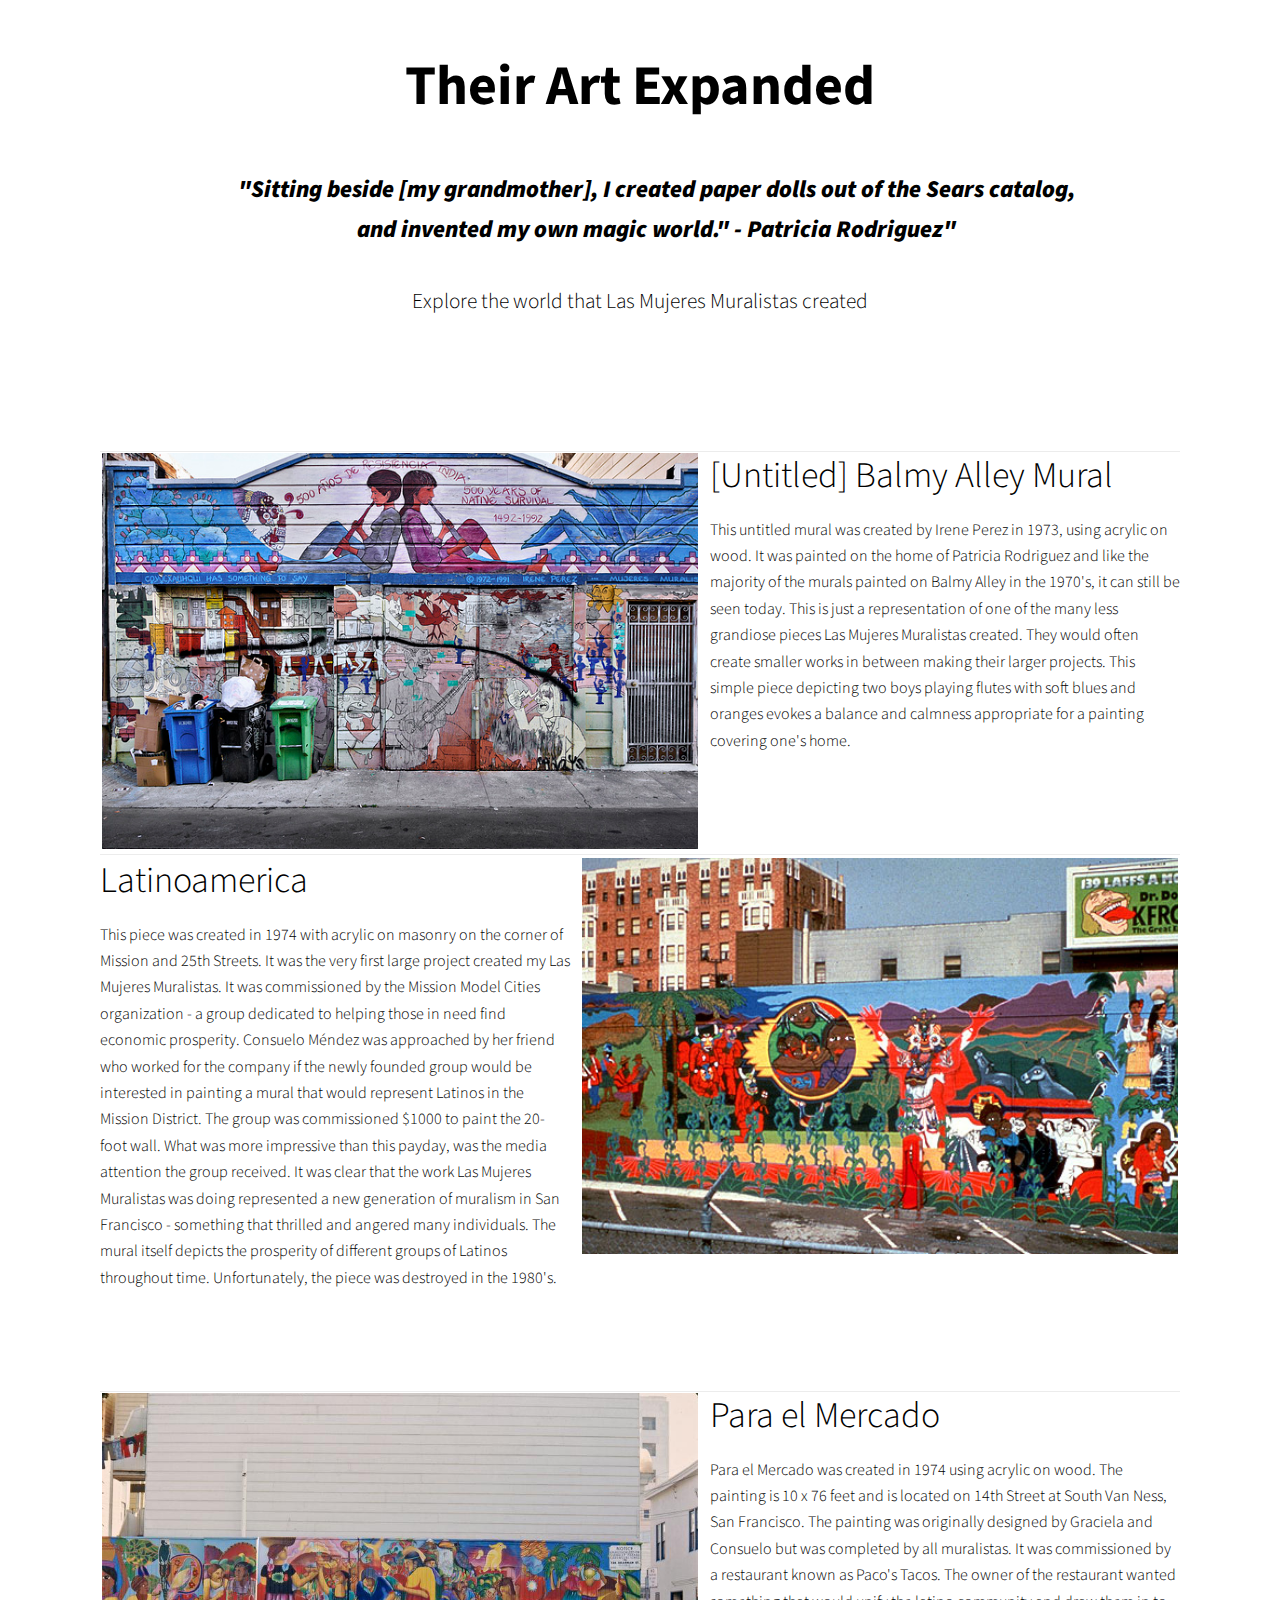
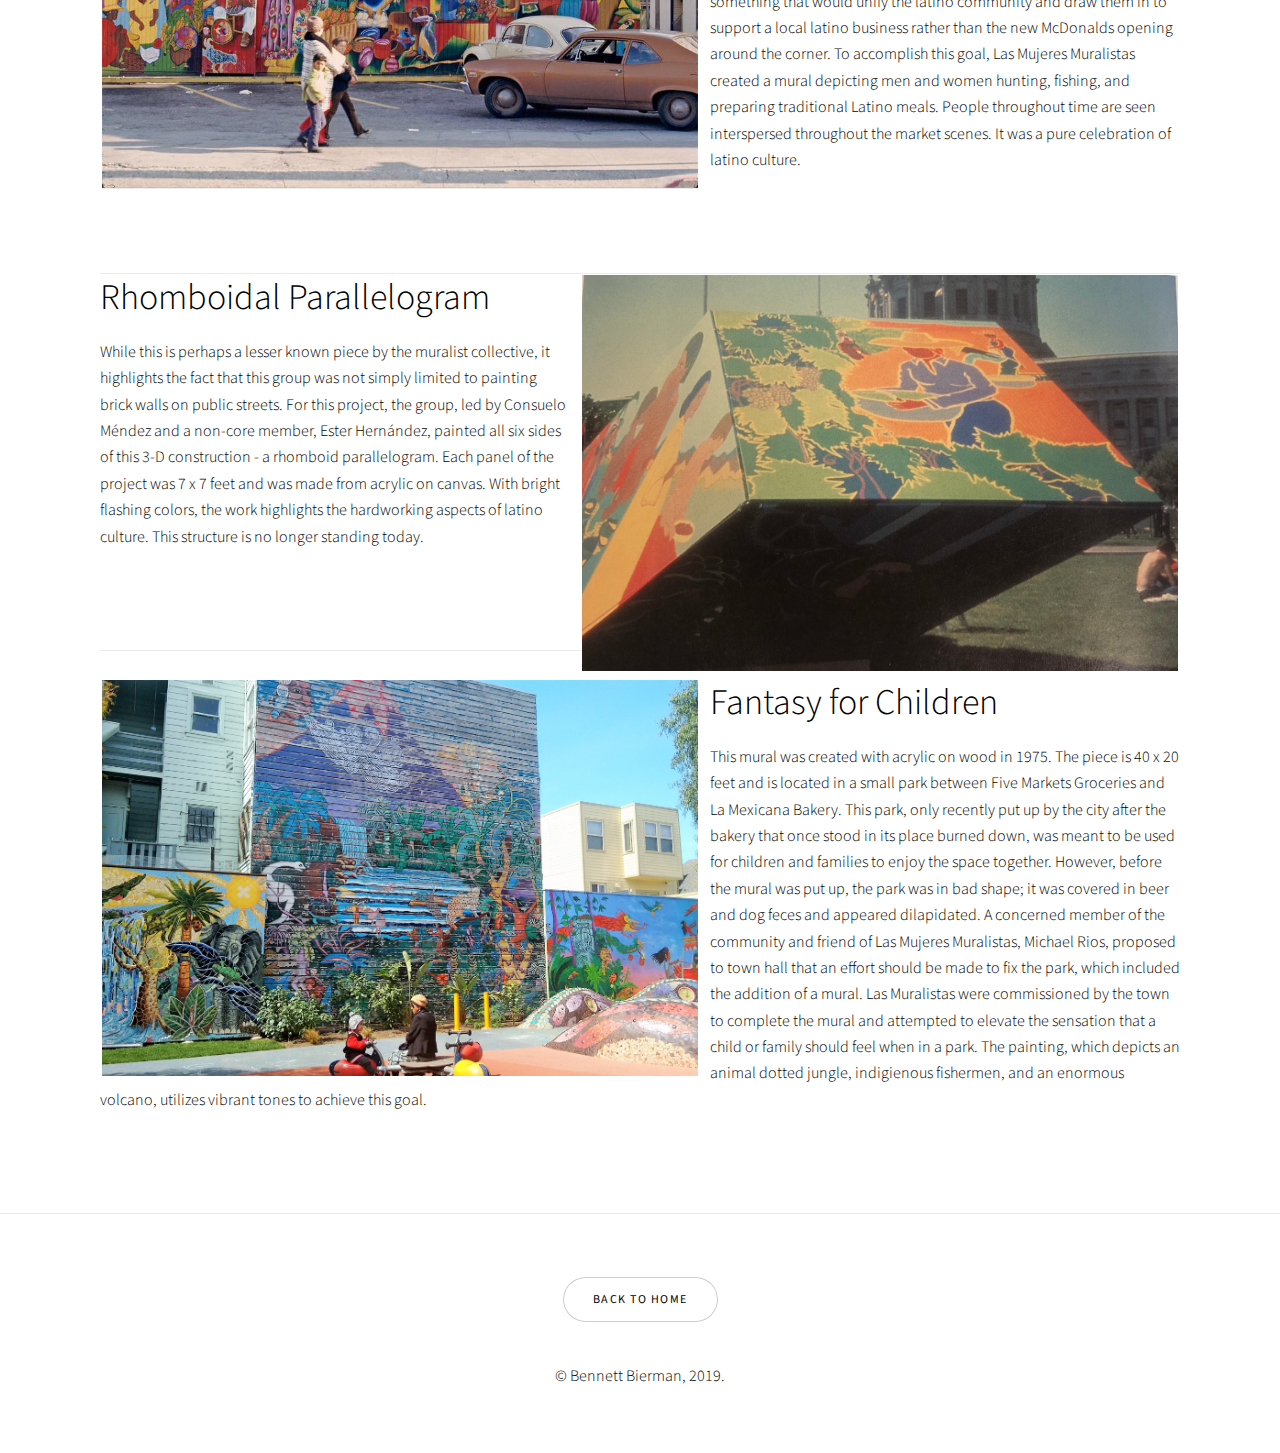
<file: TheArt.html>
<!DOCTYPE HTML>
<!--
	Story by HTML5 UP
	html5up.net | @ajlkn
	Free for personal and commercial use under the CCA 3.0 license (html5up.net/license)
-->
<html>
	<head>
		<title>The Forgotten Journey</title>
		<meta charset="utf-8" />
		<meta name="viewport" content="width=device-width, initial-scale=1, user-scalable=no" />
		<link rel="stylesheet" href="assets/css/main.css" />
		<noscript><link rel="stylesheet" href="assets/css/noscript.css" /></noscript>
	</head>
	<body class="is-preload">

		<!-- Wrapper -->
			<div id="wrapper" class="divided">

				<!-- One -->
					<section class= "align-center banner onload-content-fade-right content">
						<br>
						<br>
						<div class="content">
							<h1>Their Art Expanded</h1>
							<br>
							<!-- <div class="image">
								<img class = "card1__image" src="images/bus.jpg"/>
							</div>
 -->
							<blockquote class="major">"Sitting beside [my grandmother], I created paper dolls out of the Sears catalog, and invented my own magic world." - Patricia Rodriguez"   </blockquote>
						
						<br>
						<p class = "banner style3 content-align-left"> 
						Explore the world that Las Mujeres Muralistas created  
 
					</p>
						</div>
					</section>


				<section class = "p_pad">
					<img class = "card2__image float_img_left" src="images/balmyalley.jpg"/>
					<h2>[Untitled] Balmy Alley Mural</h2>
					<p> This untitled mural was created by Irene Perez in 1973, using acrylic on wood. It was painted on the home of Patricia Rodriguez and like the majority of the murals painted on Balmy Alley in the 1970's, it can still be seen today. This is just a representation of one of the many less grandiose pieces Las Mujeres Muralistas created. They would often create smaller works in between making their larger projects. This simple piece depicting two boys playing flutes with soft blues and oranges evokes a balance and calmness appropriate for a painting covering one's home.</p>

				</section>

<!-- Two -->
				<section class = "p_pad">
					<img class = "card2__image float_img_right" src="images/latinoamerica1.jpg"/>
					<h2>Latinoamerica</h2>
					<p> This piece was created in 1974 with acrylic on masonry on the corner of Mission and 25th Streets.  It was the very first large project created my Las Mujeres Muralistas.  It was commissioned by the Mission Model Cities organization - a group dedicated to helping those in need find economic prosperity.  Consuelo Méndez was approached by her friend who worked for the company if the newly founded group would be interested in painting a mural that would represent Latinos in the Mission District.  The group was commissioned $1000 to paint the 20-foot wall.  What was more impressive than this payday, was the media attention the group received.  It was clear that the work Las Mujeres Muralistas was doing represented a new generation of muralism in San Francisco - something that thrilled and angered many individuals.  The mural itself depicts the prosperity of different groups of Latinos throughout time.  Unfortunately, the piece was destroyed in the 1980's. </p>
				</section>


				<section class = "p_pad">
					<img class = "card2__image float_img_left" src="images/elmercado.jpeg"/>
					<h2>Para el Mercado</h2>
					<p> Para el Mercado was created in 1974 using acrylic on wood.  The painting is 10 x 76 feet and is located on 14th Street at South Van Ness, San Francisco.  The painting was originally designed by Graciela and Consuelo but was completed by all muralistas.  It was commissioned by a restaurant known as Paco's Tacos.  The owner of the restaurant wanted something that would unify the latino community and draw them in to support a local latino business rather than the new McDonalds opening around the corner.  To accomplish this goal, Las Mujeres Muralistas created a mural depicting men and women hunting, fishing, and preparing traditional Latino meals. People throughout time are seen interspersed throughout the market scenes.  It was a pure celebration of latino culture.</p>

				</section>

				<section class = "p_pad">
					<img class = "card2__image float_img_right" src="images/rhomboidal.jpg"/>
					<h2>Rhomboidal Parallelogram</h2>
					<p> While this is perhaps a lesser known piece by the muralist collective, it highlights the fact that this group was not simply limited to painting brick walls on public streets.  For this project, the group, led by Consuelo Méndez and a non-core member, Ester Hernández, painted all six sides of this 3-D construction - a rhomboid parallelogram.  Each panel of the project was 7 x 7 feet and was made from acrylic on canvas.  With bright flashing colors, the work highlights the hardworking aspects of latino culture.  This structure is no longer standing today.  </p>
				</section>

				<section class = "p_pad">
					<img class = "card2__image float_img_left" src="images/fantasy.jpg"/>
					<h2>Fantasy for Children</h2>
					<p> This mural was created with acrylic on wood in 1975.  The piece is 40 x 20 feet and is located in a small park between Five Markets Groceries and La Mexicana Bakery.  This park, only recently put up by the city after the bakery that once stood in its place burned down, was meant to be used for children and families to enjoy the space together.  However, before the mural was put up, the park was in bad shape; it was covered in beer and dog feces and appeared dilapidated.  A concerned member of the community and friend of Las Mujeres Muralistas, Michael Rios, proposed to town hall that an effort should be made to fix the park, which included the addition of a mural.  Las Muralistas were commissioned by the town to complete the mural and attempted to elevate the sensation that a child or family should feel when in a park.  The painting, which depicts an animal dotted jungle, indigienous fishermen, and an enormous volcano, utilizes vibrant tones to achieve this goal. </p>

				</section>



				
				

				<!-- Footer -->
					<!-- Footer -->
					<footer class="wrapper style1 align-center">
						<div class="inner">
							<ul class="actions stacked">
								<li><a href="index.html" class="button">Back to Home</a></li>
							</ul>
							<p>&copy; Bennett Bierman, 2019</a>.</p>
						</div>
					</footer>

			</div>

		<!-- Scripts -->
			<script src="assets/js/jquery.min.js"></script>
			<script src="assets/js/jquery.scrollex.min.js"></script>
			<script src="assets/js/jquery.scrolly.min.js"></script>
			<script src="assets/js/browser.min.js"></script>
			<script src="assets/js/breakpoints.min.js"></script>
			<script src="assets/js/util.js"></script>
			<script src="assets/js/main.js"></script>

	</body>
</html>
</file>
<file: assets/css/noscript.css>
/*
	Story by HTML5 UP
	html5up.net | @ajlkn
	Free for personal and commercial use under the CCA 3.0 license (html5up.net/license)
*/

/* Banner (transitions) */

	.banner.onload-content-fade-up .content {
		-moz-transition: none;
		-webkit-transition: none;
		-ms-transition: none;
		transition: none;
	}

	body.is-preload .banner.onload-content-fade-up .content {
		-moz-transform: none;
		-webkit-transform: none;
		-ms-transform: none;
		transform: none;
		opacity: 1;
	}

	.banner.onload-content-fade-down .content {
		-moz-transition: none;
		-webkit-transition: none;
		-ms-transition: none;
		transition: none;
	}

	body.is-preload .banner.onload-content-fade-down .content {
		-moz-transform: none;
		-webkit-transform: none;
		-ms-transform: none;
		transform: none;
		opacity: 1;
	}

	.banner.onload-content-fade-left .content {
		-moz-transition: none;
		-webkit-transition: none;
		-ms-transition: none;
		transition: none;
	}

	body.is-preload .banner.onload-content-fade-left .content {
		-moz-transform: none;
		-webkit-transform: none;
		-ms-transform: none;
		transform: none;
		opacity: 1;
	}

	.banner.onload-content-fade-right .content {
		-moz-transition: none;
		-webkit-transition: none;
		-ms-transition: none;
		transition: none;
	}

	body.is-preload .banner.onload-content-fade-right .content {
		-moz-transform: none;
		-webkit-transform: none;
		-ms-transform: none;
		transform: none;
		opacity: 1;
	}

	.banner.onload-content-fade-in .content {
		-moz-transition: none;
		-webkit-transition: none;
		-ms-transition: none;
		transition: none;
	}

	body.is-preload .banner.onload-content-fade-in .content {
		-moz-transform: none;
		-webkit-transform: none;
		-ms-transform: none;
		transform: none;
		opacity: 1;
	}

	.banner.onload-image-fade-up .image {
		-moz-transition: none;
		-webkit-transition: none;
		-ms-transition: none;
		transition: none;
	}

		.banner.onload-image-fade-up .image img {
			-moz-transition: none;
			-webkit-transition: none;
			-ms-transition: none;
			transition: none;
		}

	body.is-preload .banner.onload-image-fade-up .image {
		-moz-transform: none;
		-webkit-transform: none;
		-ms-transform: none;
		transform: none;
		opacity: 1;
	}

		body.is-preload .banner.onload-image-fade-up .image img {
			opacity: 1;
		}

	.banner.onload-image-fade-down .image {
		-moz-transition: none;
		-webkit-transition: none;
		-ms-transition: none;
		transition: none;
	}

		.banner.onload-image-fade-down .image img {
			-moz-transition: none;
			-webkit-transition: none;
			-ms-transition: none;
			transition: none;
		}

	body.is-preload .banner.onload-image-fade-down .image {
		-moz-transform: none;
		-webkit-transform: none;
		-ms-transform: none;
		transform: none;
		opacity: 1;
	}

		body.is-preload .banner.onload-image-fade-down .image img {
			opacity: 1;
		}

	.banner.onload-image-fade-left .image {
		-moz-transition: none;
		-webkit-transition: none;
		-ms-transition: none;
		transition: none;
	}

		.banner.onload-image-fade-left .image img {
			-moz-transition: none;
			-webkit-transition: none;
			-ms-transition: none;
			transition: none;
		}

	body.is-preload .banner.onload-image-fade-left .image {
		-moz-transform: none;
		-webkit-transform: none;
		-ms-transform: none;
		transform: none;
		opacity: 1;
	}

		body.is-preload .banner.onload-image-fade-left .image img {
			opacity: 1;
		}

	.banner.onload-image-fade-right .image {
		-moz-transition: none;
		-webkit-transition: none;
		-ms-transition: none;
		transition: none;
	}

		.banner.onload-image-fade-right .image img {
			-moz-transition: none;
			-webkit-transition: none;
			-ms-transition: none;
			transition: none;
		}

	body.is-preload .banner.onload-image-fade-right .image {
		-moz-transform: none;
		-webkit-transform: none;
		-ms-transform: none;
		transform: none;
		opacity: 1;
	}

		body.is-preload .banner.onload-image-fade-right .image img {
			opacity: 1;
		}

	.banner.onload-image-fade-in .image img {
		-moz-transition: none;
		-webkit-transition: none;
		-ms-transition: none;
		transition: none;
	}

	body.is-preload .banner.onload-image-fade-in .image img {
		opacity: 1;
	}

	.banner.onscroll-content-fade-up .content {
		-moz-transition: none;
		-webkit-transition: none;
		-ms-transition: none;
		transition: none;
	}

	.banner.onscroll-content-fade-up.is-inactive .content {
		-moz-transform: none;
		-webkit-transform: none;
		-ms-transform: none;
		transform: none;
		opacity: 1;
	}

	.banner.onscroll-content-fade-down .content {
		-moz-transition: none;
		-webkit-transition: none;
		-ms-transition: none;
		transition: none;
	}

	.banner.onscroll-content-fade-down.is-inactive .content {
		-moz-transform: none;
		-webkit-transform: none;
		-ms-transform: none;
		transform: none;
		opacity: 1;
	}

	.banner.onscroll-content-fade-left .content {
		-moz-transition: none;
		-webkit-transition: none;
		-ms-transition: none;
		transition: none;
	}

	.banner.onscroll-content-fade-left.is-inactive .content {
		-moz-transform: none;
		-webkit-transform: none;
		-ms-transform: none;
		transform: none;
		opacity: 1;
	}

	.banner.onscroll-content-fade-right .content {
		-moz-transition: none;
		-webkit-transition: none;
		-ms-transition: none;
		transition: none;
	}

	.banner.onscroll-content-fade-right.is-inactive .content {
		-moz-transform: none;
		-webkit-transform: none;
		-ms-transform: none;
		transform: none;
		opacity: 1;
	}

	.banner.onscroll-content-fade-in .content {
		-moz-transition: none;
		-webkit-transition: none;
		-ms-transition: none;
		transition: none;
	}

	.banner.onscroll-content-fade-in.is-inactive .content {
		-moz-transform: none;
		-webkit-transform: none;
		-ms-transform: none;
		transform: none;
		opacity: 1;
	}

	.banner.onscroll-image-fade-up .image {
		-moz-transition: none;
		-webkit-transition: none;
		-ms-transition: none;
		transition: none;
	}

		.banner.onscroll-image-fade-up .image img {
			-moz-transition: none;
			-webkit-transition: none;
			-ms-transition: none;
			transition: none;
		}

	.banner.onscroll-image-fade-up.is-inactive .image {
		-moz-transform: none;
		-webkit-transform: none;
		-ms-transform: none;
		transform: none;
		opacity: 1;
	}

		.banner.onscroll-image-fade-up.is-inactive .image img {
			opacity: 1;
		}

	.banner.onscroll-image-fade-down .image {
		-moz-transition: none;
		-webkit-transition: none;
		-ms-transition: none;
		transition: none;
	}

		.banner.onscroll-image-fade-down .image img {
			-moz-transition: none;
			-webkit-transition: none;
			-ms-transition: none;
			transition: none;
		}

	.banner.onscroll-image-fade-down.is-inactive .image {
		-moz-transform: none;
		-webkit-transform: none;
		-ms-transform: none;
		transform: none;
		opacity: 1;
	}

		.banner.onscroll-image-fade-down.is-inactive .image img {
			opacity: 1;
		}

	.banner.onscroll-image-fade-left .image {
		-moz-transition: none;
		-webkit-transition: none;
		-ms-transition: none;
		transition: none;
	}

		.banner.onscroll-image-fade-left .image img {
			-moz-transition: none;
			-webkit-transition: none;
			-ms-transition: none;
			transition: none;
		}

	.banner.onscroll-image-fade-left.is-inactive .image {
		-moz-transform: none;
		-webkit-transform: none;
		-ms-transform: none;
		transform: none;
		opacity: 1;
	}

		.banner.onscroll-image-fade-left.is-inactive .image img {
			opacity: 1;
		}

	.banner.onscroll-image-fade-right .image {
		-moz-transition: none;
		-webkit-transition: none;
		-ms-transition: none;
		transition: none;
	}

		.banner.onscroll-image-fade-right .image img {
			-moz-transition: none;
			-webkit-transition: none;
			-ms-transition: none;
			transition: none;
		}

	.banner.onscroll-image-fade-right.is-inactive .image {
		-moz-transform: none;
		-webkit-transform: none;
		-ms-transform: none;
		transform: none;
		opacity: 1;
	}

		.banner.onscroll-image-fade-right.is-inactive .image img {
			opacity: 1;
		}

	.banner.onscroll-image-fade-in .image img {
		-moz-transition: none;
		-webkit-transition: none;
		-ms-transition: none;
		transition: none;
	}

	.banner.onscroll-image-fade-in.is-inactive .image img {
		opacity: 1;
	}
</file>
<file: assets/css/main.css>
@import url(fontawesome-all.min.css);
@import url("https://fonts.googleapis.com/css?family=Source+Sans+Pro:300,300i,400,400i");

/*
	Story by HTML5 UP
	html5up.net | @ajlkn
	Free for personal and commercial use under the CCA 3.0 license (html5up.net/license)
*/

html, body, div, span, applet, object,
iframe, h1, h2, h3, h4, h5, h6, p, blockquote,
pre, a, abbr, acronym, address, big, cite,
code, del, dfn, em, img, ins, kbd, q, s, samp,
small, strike, strong, sub, sup, tt, var, b,
u, i, center, dl, dt, dd, ol, ul, li, fieldset,
form, label, legend, table, caption, tbody,
tfoot, thead, tr, th, td, article, aside,
canvas, details, embed, figure, figcaption,
footer, header, hgroup, menu, nav, output, ruby,
section, summary, time, mark, audio, video {
	margin: 0;
	padding: 0;
	border: 0;
	font-size: 100%;
	font: inherit;
	vertical-align: baseline;}

article, aside, details, figcaption, figure,
footer, header, hgroup, menu, nav, section {
	display: block;}

body {
	line-height: 1;
}

ol, ul {
	list-style: none;
}

blockquote, q {
	quotes: none;
}

	blockquote:before, blockquote:after, q:before, q:after {
		content: '';
		content: none;
	}

table {
	border-collapse: collapse;
	border-spacing: 0;
}

body {
	-webkit-text-size-adjust: none;
}

mark {
	background-color: transparent;
	color: inherit;
}

input::-moz-focus-inner {
	border: 0;
	padding: 0;
}

input, select, textarea {
	-moz-appearance: none;
	-webkit-appearance: none;
	-ms-appearance: none;
	appearance: none;
}

/* Basic */

	@-ms-viewport {
		width: device-width;
	}

	body {
		-ms-overflow-style: scrollbar;
	}

	@media screen and (max-width: 480px) {

		html, body {
			min-width: 320px;
		}

	}

	html {
		box-sizing: border-box;
	}

	*, *:before, *:after {
		box-sizing: inherit;
	}

	body {
		background: #ffffff;
	}

		body.is-preload *, body.is-preload *:before, body.is-preload *:after {
			-moz-animation: none !important;
			-webkit-animation: none !important;
			-ms-animation: none !important;
			animation: none !important;
			-moz-transition: none !important;
			-webkit-transition: none !important;
			-ms-transition: none !important;
			transition: none !important;
		}

/* Type */

	html {
		font-size: 18pt;
	}

		@media screen and (max-width: 1680px) {

			html {
				font-size: 14pt;
			}

		}

		@media screen and (max-width: 1280px) {

			html {
				font-size: 12pt;
			}

		}

		@media screen and (max-width: 736px) {

			html {
				font-size: 11pt;
			}

		}

		@media screen and (max-width: 360px) {

			html {
				font-size: 10pt;
			}

		}

	body {
		background-color: #ffffff;
		color: #000000;
	}

	body, input, select, textarea {
		font-family: "Source Sans Pro", Helvetica, sans-serif;
		font-size: 1rem;
		font-weight: 300;
		line-height: 1.65;
	}

	a {
		-moz-transition: color 0.2s ease-in-out;
		-webkit-transition: color 0.2s ease-in-out;
		-ms-transition: color 0.2s ease-in-out;
		transition: color 0.2s ease-in-out;
		text-decoration: underline;
	}

		a:hover {
			text-decoration: none;
		}

	strong, b {
		font-weight: 400;
	}

	em, i {
		font-style: italic;
	}

	p {
		margin: 0 0 2rem 0;
	}

		p.major {
			font-size: 1.25rem;
		}

	h1, h2, h3, h4, h5, h6 {
		font-weight: 300;
		line-height: 1.375;
		letter-spacing: 0.0em;
		margin: 0 0 1rem 0;
	}

		h1 a, h2 a, h3 a, h4 a, h5 a, h6 a {
			color: inherit;
			text-decoration: none;
		}

	h1 {
		font-size: 3.5rem;
		line-height: 1.2;
	}

	h2 {
		font-size: 2.25rem;
	}

	h3 {
		font-size: 1.5rem;
	}

	h4 {
		font-size: 1.1rem;
	}

	h5 {
		font-size: 0.9rem;
	}

	h6 {
		font-size: 0.7rem;
	}

	sub {
		font-size: 0.8rem;
		position: relative;
		top: 0.5rem;
	}

	sup {
		font-size: 0.8rem;
		position: relative;
		top: -0.5rem;
	}

	blockquote {
		border-left: solid 0px;
		font-style: italic;
		margin: 0 0 2rem 0;
		padding: 0.5rem 0 0.5rem 2rem;
		margin: 0rem 0rem 0rem 0rem;
		margin-left:15%;
		margin-right:15%;
		margin-bottom: -5%;
	}

	code {
		border-radius: 4px;
		font-family: "Courier New", monospace;
		font-size: 0.9em;
		margin: 0 0.25rem;
		padding: 0.25rem 0.325rem;
	}

	pre {
		-webkit-overflow-scrolling: touch;
		font-family: "Courier New", monospace;
		font-size: 0.9em;
		margin: 0 0 2rem 0;
	}

		pre code {
			display: block;
			line-height: 1.5;
			padding: 0.75rem 1rem;
			overflow-x: auto;
		}

	hr {
		border: 0;
		border-bottom: solid 1px;
		margin: 2.5rem 0;
	}

		hr.major {
			margin: 3.5rem 0;
		}

	.align-left {
		text-align: left;
	}

	.align-center {
		text-align: center;
	}

	.align-right {
		text-align: right;
	}



	@media screen and (max-width: 736px) {

		p.major {
			font-size: 1.1rem;
		}

		h1 {
			font-size: 2.5rem;
		}

		h2 {
			font-size: 2rem;
		}

		h3 {
			font-size: 1.25rem;
		}

		h4 {
			font-size: 1rem;
		}


	}

	input, select, textarea {
		color: #000000;
	}

	a {
		color: #000000;
	}

		a:hover {
			color: #47D3E5;
		}

	strong, b {
		color: #000000;
	}

	h1, h2, h3, h4, h5, h6 {
		color: #000000;
	}

	blockquote {
		border-left-color: rgba(0, 0, 0, 0.2);
		font-size: 1.5rem;;
		font-weight: 1000;
	}

	code {
		background: rgba(0, 0, 0, 0.05);
		border-color: rgba(0, 0, 0, 0.2);
	}

	hr {
		border-bottom-color: rgba(0, 0, 0, 0.2);
	}


/* Row */

	.row {
		display: flex;
		flex-wrap: wrap;
		box-sizing: border-box;
		align-items: stretch;
	}

		.row > * {
			box-sizing: border-box;
		}

		.row.gtr-uniform > * > :last-child {
			margin-bottom: 0;
		}

		.row.aln-left {
			justify-content: flex-start;
		}

		.row.aln-center {
			justify-content: center;
		}

		.row.aln-right {
			justify-content: flex-end;
		}

		.row.aln-top {
			align-items: flex-start;
		}

		.row.aln-middle {
			align-items: center;
		}

		.row.aln-bottom {
			align-items: flex-end;
		}

		.row > .imp {
			order: -1;
		}

		.row > .col-1 {
			width: 8.33333%;
		}

		.row > .off-1 {
			margin-left: 8.33333%;
		}

		.row > .col-2 {
			width: 16.66667%;
		}

		.row > .off-2 {
			margin-left: 16.66667%;
		}

		.row > .col-3 {
			width: 25%;
		}

		.row > .off-3 {
			margin-left: 25%;
		}

		.row > .col-4 {
			width: 33.33333%;
		}

		.row > .off-4 {
			margin-left: 33.33333%;
		}

		.row > .col-5 {
			width: 41.66667%;
		}

		.row > .off-5 {
			margin-left: 41.66667%;
		}

		.row > .col-6 {
			width: 50%;
		}

		.row > .off-6 {
			margin-left: 50%;
		}

		.row > .col-7 {
			width: 58.33333%;
		}

		.row > .off-7 {
			margin-left: 58.33333%;
		}

		.row > .col-8 {
			width: 66.66667%;
		}

		.row > .off-8 {
			margin-left: 66.66667%;
		}

		.row > .col-9 {
			width: 75%;
		}

		.row > .off-9 {
			margin-left: 75%;
		}

		.row > .col-10 {
			width: 83.33333%;
		}

		.row > .off-10 {
			margin-left: 83.33333%;
		}

		.row > .col-11 {
			width: 91.66667%;
		}

		.row > .off-11 {
			margin-left: 91.66667%;
		}

		.row > .col-12 {
			width: 100%;
		}

		.row > .off-12 {
			margin-left: 100%;
		}

		.row.gtr-0 {
			margin-top: 0;
			margin-left: 0rem;
		}

			.row.gtr-0 > * {
				padding: 0 0 0 0rem;
			}

			.row.gtr-0.gtr-uniform {
				margin-top: 0rem;
			}

				.row.gtr-0.gtr-uniform > * {
					padding-top: 0rem;
				}

		.row.gtr-25 {
			margin-top: 0;
			margin-left: -0.5rem;
		}

			.row.gtr-25 > * {
				padding: 0 0 0 0.5rem;
			}

			.row.gtr-25.gtr-uniform {
				margin-top: -0.5rem;
			}

				.row.gtr-25.gtr-uniform > * {
					padding-top: 0.5rem;
				}

		.row.gtr-50 {
			margin-top: 0;
			margin-left: -1rem;
		}

			.row.gtr-50 > * {
				padding: 0 0 0 1rem;
			}

			.row.gtr-50.gtr-uniform {
				margin-top: -1rem;
			}

				.row.gtr-50.gtr-uniform > * {
					padding-top: 1rem;
				}

		.row {
			margin-top: 0;
			margin-left: -2rem;
		}

			.row > * {
				padding: 0 0 0 2rem;
			}

			.row.gtr-uniform {
				margin-top: -2rem;
			}

				.row.gtr-uniform > * {
					padding-top: 2rem;
				}

		.row.gtr-150 {
			margin-top: 0;
			margin-left: -3rem;
		}

			.row.gtr-150 > * {
				padding: 0 0 0 3rem;
			}

			.row.gtr-150.gtr-uniform {
				margin-top: -3rem;
			}

				.row.gtr-150.gtr-uniform > * {
					padding-top: 3rem;
				}

		.row.gtr-200 {
			margin-top: 0;
			margin-left: -4rem;
		}

			.row.gtr-200 > * {
				padding: 0 0 0 4rem;
			}

			.row.gtr-200.gtr-uniform {
				margin-top: -4rem;
			}

				.row.gtr-200.gtr-uniform > * {
					padding-top: 4rem;
				}

		@media screen and (max-width: 1680px) {

			.row {
				display: flex;
				flex-wrap: wrap;
				box-sizing: border-box;
				align-items: stretch;
			}

				.row > * {
					box-sizing: border-box;
				}

				.row.gtr-uniform > * > :last-child {
					margin-bottom: 0;
				}

				.row.aln-left {
					justify-content: flex-start;
				}

				.row.aln-center {
					justify-content: center;
				}

				.row.aln-right {
					justify-content: flex-end;
				}

				.row.aln-top {
					align-items: flex-start;
				}

				.row.aln-middle {
					align-items: center;
				}

				.row.aln-bottom {
					align-items: flex-end;
				}

				.row > .imp-xlarge {
					order: -1;
				}

				.row > .col-1-xlarge {
					width: 8.33333%;
				}

				.row > .off-1-xlarge {
					margin-left: 8.33333%;
				}

				.row > .col-2-xlarge {
					width: 16.66667%;
				}

				.row > .off-2-xlarge {
					margin-left: 16.66667%;
				}

				.row > .col-3-xlarge {
					width: 25%;
				}

				.row > .off-3-xlarge {
					margin-left: 25%;
				}

				.row > .col-4-xlarge {
					width: 33.33333%;
				}

				.row > .off-4-xlarge {
					margin-left: 33.33333%;
				}

				.row > .col-5-xlarge {
					width: 41.66667%;
				}

				.row > .off-5-xlarge {
					margin-left: 41.66667%;
				}

				.row > .col-6-xlarge {
					width: 50%;
				}

				.row > .off-6-xlarge {
					margin-left: 50%;
				}

				.row > .col-7-xlarge {
					width: 58.33333%;
				}

				.row > .off-7-xlarge {
					margin-left: 58.33333%;
				}

				.row > .col-8-xlarge {
					width: 66.66667%;
				}

				.row > .off-8-xlarge {
					margin-left: 66.66667%;
				}

				.row > .col-9-xlarge {
					width: 75%;
				}

				.row > .off-9-xlarge {
					margin-left: 75%;
				}

				.row > .col-10-xlarge {
					width: 83.33333%;
				}

				.row > .off-10-xlarge {
					margin-left: 83.33333%;
				}

				.row > .col-11-xlarge {
					width: 91.66667%;
				}

				.row > .off-11-xlarge {
					margin-left: 91.66667%;
				}

				.row > .col-12-xlarge {
					width: 100%;
				}

				.row > .off-12-xlarge {
					margin-left: 100%;
				}

				.row.gtr-0 {
					margin-top: 0;
					margin-left: 0rem;
				}

					.row.gtr-0 > * {
						padding: 0 0 0 0rem;
					}

					.row.gtr-0.gtr-uniform {
						margin-top: 0rem;
					}

						.row.gtr-0.gtr-uniform > * {
							padding-top: 0rem;
						}

				.row.gtr-25 {
					margin-top: 0;
					margin-left: -0.5rem;
				}

					.row.gtr-25 > * {
						padding: 0 0 0 0.5rem;
					}

					.row.gtr-25.gtr-uniform {
						margin-top: -0.5rem;
					}

						.row.gtr-25.gtr-uniform > * {
							padding-top: 0.5rem;
						}

				.row.gtr-50 {
					margin-top: 0;
					margin-left: -1rem;
				}

					.row.gtr-50 > * {
						padding: 0 0 0 1rem;
					}

					.row.gtr-50.gtr-uniform {
						margin-top: -1rem;
					}

						.row.gtr-50.gtr-uniform > * {
							padding-top: 1rem;
						}

				.row {
					margin-top: 0;
					margin-left: -2rem;
				}

					.row > * {
						padding: 0 0 0 2rem;
					}

					.row.gtr-uniform {
						margin-top: -2rem;
					}

						.row.gtr-uniform > * {
							padding-top: 2rem;
						}

				.row.gtr-150 {
					margin-top: 0;
					margin-left: -3rem;
				}

					.row.gtr-150 > * {
						padding: 0 0 0 3rem;
					}

					.row.gtr-150.gtr-uniform {
						margin-top: -3rem;
					}

						.row.gtr-150.gtr-uniform > * {
							padding-top: 3rem;
						}

				.row.gtr-200 {
					margin-top: 0;
					margin-left: -4rem;
				}

					.row.gtr-200 > * {
						padding: 0 0 0 4rem;
					}

					.row.gtr-200.gtr-uniform {
						margin-top: -4rem;
					}

						.row.gtr-200.gtr-uniform > * {
							padding-top: 4rem;
						}

		}

		@media screen and (max-width: 1280px) {

			.row {
				display: flex;
				flex-wrap: wrap;
				box-sizing: border-box;
				align-items: stretch;
			}

				.row > * {
					box-sizing: border-box;
				}

				.row.gtr-uniform > * > :last-child {
					margin-bottom: 0;
				}

				.row.aln-left {
					justify-content: flex-start;
				}

				.row.aln-center {
					justify-content: center;
				}

				.row.aln-right {
					justify-content: flex-end;
				}

				.row.aln-top {
					align-items: flex-start;
				}

				.row.aln-middle {
					align-items: center;
				}

				.row.aln-bottom {
					align-items: flex-end;
				}

				.row > .imp-large {
					order: -1;
				}

				.row > .col-1-large {
					width: 8.33333%;
				}

				.row > .off-1-large {
					margin-left: 8.33333%;
				}

				.row > .col-2-large {
					width: 16.66667%;
				}

				.row > .off-2-large {
					margin-left: 16.66667%;
				}

				.row > .col-3-large {
					width: 25%;
				}

				.row > .off-3-large {
					margin-left: 25%;
				}

				.row > .col-4-large {
					width: 33.33333%;
				}

				.row > .off-4-large {
					margin-left: 33.33333%;
				}

				.row > .col-5-large {
					width: 41.66667%;
				}

				.row > .off-5-large {
					margin-left: 41.66667%;
				}

				.row > .col-6-large {
					width: 50%;
				}

				.row > .off-6-large {
					margin-left: 50%;
				}

				.row > .col-7-large {
					width: 58.33333%;
				}

				.row > .off-7-large {
					margin-left: 58.33333%;
				}

				.row > .col-8-large {
					width: 66.66667%;
				}

				.row > .off-8-large {
					margin-left: 66.66667%;
				}

				.row > .col-9-large {
					width: 75%;
				}

				.row > .off-9-large {
					margin-left: 75%;
				}

				.row > .col-10-large {
					width: 83.33333%;
				}

				.row > .off-10-large {
					margin-left: 83.33333%;
				}

				.row > .col-11-large {
					width: 91.66667%;
				}

				.row > .off-11-large {
					margin-left: 91.66667%;
				}

				.row > .col-12-large {
					width: 100%;
				}

				.row > .off-12-large {
					margin-left: 100%;
				}

				.row.gtr-0 {
					margin-top: 0;
					margin-left: 0rem;
				}

					.row.gtr-0 > * {
						padding: 0 0 0 0rem;
					}

					.row.gtr-0.gtr-uniform {
						margin-top: 0rem;
					}

						.row.gtr-0.gtr-uniform > * {
							padding-top: 0rem;
						}

				.row.gtr-25 {
					margin-top: 0;
					margin-left: -0.5rem;
				}

					.row.gtr-25 > * {
						padding: 0 0 0 0.5rem;
					}

					.row.gtr-25.gtr-uniform {
						margin-top: -0.5rem;
					}

						.row.gtr-25.gtr-uniform > * {
							padding-top: 0.5rem;
						}

				.row.gtr-50 {
					margin-top: 0;
					margin-left: -1rem;
				}

					.row.gtr-50 > * {
						padding: 0 0 0 1rem;
					}

					.row.gtr-50.gtr-uniform {
						margin-top: -1rem;
					}

						.row.gtr-50.gtr-uniform > * {
							padding-top: 1rem;
						}

				.row {
					margin-top: 0;
					margin-left: -2rem;
				}

					.row > * {
						padding: 0 0 0 2rem;
					}

					.row.gtr-uniform {
						margin-top: -2rem;
					}

						.row.gtr-uniform > * {
							padding-top: 2rem;
						}

				.row.gtr-150 {
					margin-top: 0;
					margin-left: -3rem;
				}

					.row.gtr-150 > * {
						padding: 0 0 0 3rem;
					}

					.row.gtr-150.gtr-uniform {
						margin-top: -3rem;
					}

						.row.gtr-150.gtr-uniform > * {
							padding-top: 3rem;
						}

				.row.gtr-200 {
					margin-top: 0;
					margin-left: -4rem;
				}

					.row.gtr-200 > * {
						padding: 0 0 0 4rem;
					}

					.row.gtr-200.gtr-uniform {
						margin-top: -4rem;
					}

						.row.gtr-200.gtr-uniform > * {
							padding-top: 4rem;
						}

		}

		@media screen and (max-width: 980px) {

			.row {
				display: flex;
				flex-wrap: wrap;
				box-sizing: border-box;
				align-items: stretch;
			}

				.row > * {
					box-sizing: border-box;
				}

				.row.gtr-uniform > * > :last-child {
					margin-bottom: 0;
				}

				.row.aln-left {
					justify-content: flex-start;
				}

				.row.aln-center {
					justify-content: center;
				}

				.row.aln-right {
					justify-content: flex-end;
				}

				.row.aln-top {
					align-items: flex-start;
				}

				.row.aln-middle {
					align-items: center;
				}

				.row.aln-bottom {
					align-items: flex-end;
				}

				.row > .imp-medium {
					order: -1;
				}

				.row > .col-1-medium {
					width: 8.33333%;
				}

				.row > .off-1-medium {
					margin-left: 8.33333%;
				}

				.row > .col-2-medium {
					width: 16.66667%;
				}

				.row > .off-2-medium {
					margin-left: 16.66667%;
				}

				.row > .col-3-medium {
					width: 25%;
				}

				.row > .off-3-medium {
					margin-left: 25%;
				}

				.row > .col-4-medium {
					width: 33.33333%;
				}

				.row > .off-4-medium {
					margin-left: 33.33333%;
				}

				.row > .col-5-medium {
					width: 41.66667%;
				}

				.row > .off-5-medium {
					margin-left: 41.66667%;
				}

				.row > .col-6-medium {
					width: 50%;
				}

				.row > .off-6-medium {
					margin-left: 50%;
				}

				.row > .col-7-medium {
					width: 58.33333%;
				}

				.row > .off-7-medium {
					margin-left: 58.33333%;
				}

				.row > .col-8-medium {
					width: 66.66667%;
				}

				.row > .off-8-medium {
					margin-left: 66.66667%;
				}

				.row > .col-9-medium {
					width: 75%;
				}

				.row > .off-9-medium {
					margin-left: 75%;
				}

				.row > .col-10-medium {
					width: 83.33333%;
				}

				.row > .off-10-medium {
					margin-left: 83.33333%;
				}

				.row > .col-11-medium {
					width: 91.66667%;
				}

				.row > .off-11-medium {
					margin-left: 91.66667%;
				}

				.row > .col-12-medium {
					width: 100%;
				}

				.row > .off-12-medium {
					margin-left: 100%;
				}

				.row.gtr-0 {
					margin-top: 0;
					margin-left: 0rem;
				}

					.row.gtr-0 > * {
						padding: 0 0 0 0rem;
					}

					.row.gtr-0.gtr-uniform {
						margin-top: 0rem;
					}

						.row.gtr-0.gtr-uniform > * {
							padding-top: 0rem;
						}

				.row.gtr-25 {
					margin-top: 0;
					margin-left: -0.5rem;
				}

					.row.gtr-25 > * {
						padding: 0 0 0 0.5rem;
					}

					.row.gtr-25.gtr-uniform {
						margin-top: -0.5rem;
					}

						.row.gtr-25.gtr-uniform > * {
							padding-top: 0.5rem;
						}

				.row.gtr-50 {
					margin-top: 0;
					margin-left: -1rem;
				}

					.row.gtr-50 > * {
						padding: 0 0 0 1rem;
					}

					.row.gtr-50.gtr-uniform {
						margin-top: -1rem;
					}

						.row.gtr-50.gtr-uniform > * {
							padding-top: 1rem;
						}

				.row {
					margin-top: 0;
					margin-left: -2rem;
				}

					.row > * {
						padding: 0 0 0 2rem;
					}

					.row.gtr-uniform {
						margin-top: -2rem;
					}

						.row.gtr-uniform > * {
							padding-top: 2rem;
						}

				.row.gtr-150 {
					margin-top: 0;
					margin-left: -3rem;
				}

					.row.gtr-150 > * {
						padding: 0 0 0 3rem;
					}

					.row.gtr-150.gtr-uniform {
						margin-top: -3rem;
					}

						.row.gtr-150.gtr-uniform > * {
							padding-top: 3rem;
						}

				.row.gtr-200 {
					margin-top: 0;
					margin-left: -4rem;
				}

					.row.gtr-200 > * {
						padding: 0 0 0 4rem;
					}

					.row.gtr-200.gtr-uniform {
						margin-top: -4rem;
					}

						.row.gtr-200.gtr-uniform > * {
							padding-top: 4rem;
						}

		}

		@media screen and (max-width: 736px) {

			.row {
				display: flex;
				flex-wrap: wrap;
				box-sizing: border-box;
				align-items: stretch;
			}

				.row > * {
					box-sizing: border-box;
				}

				.row.gtr-uniform > * > :last-child {
					margin-bottom: 0;
				}

				.row.aln-left {
					justify-content: flex-start;
				}

				.row.aln-center {
					justify-content: center;
				}

				.row.aln-right {
					justify-content: flex-end;
				}

				.row.aln-top {
					align-items: flex-start;
				}

				.row.aln-middle {
					align-items: center;
				}

				.row.aln-bottom {
					align-items: flex-end;
				}

				.row > .imp-small {
					order: -1;
				}

				.row > .col-1-small {
					width: 8.33333%;
				}

				.row > .off-1-small {
					margin-left: 8.33333%;
				}

				.row > .col-2-small {
					width: 16.66667%;
				}

				.row > .off-2-small {
					margin-left: 16.66667%;
				}

				.row > .col-3-small {
					width: 25%;
				}

				.row > .off-3-small {
					margin-left: 25%;
				}

				.row > .col-4-small {
					width: 33.33333%;
				}

				.row > .off-4-small {
					margin-left: 33.33333%;
				}

				.row > .col-5-small {
					width: 41.66667%;
				}

				.row > .off-5-small {
					margin-left: 41.66667%;
				}

				.row > .col-6-small {
					width: 50%;
				}

				.row > .off-6-small {
					margin-left: 50%;
				}

				.row > .col-7-small {
					width: 58.33333%;
				}

				.row > .off-7-small {
					margin-left: 58.33333%;
				}

				.row > .col-8-small {
					width: 66.66667%;
				}

				.row > .off-8-small {
					margin-left: 66.66667%;
				}

				.row > .col-9-small {
					width: 75%;
				}

				.row > .off-9-small {
					margin-left: 75%;
				}

				.row > .col-10-small {
					width: 83.33333%;
				}

				.row > .off-10-small {
					margin-left: 83.33333%;
				}

				.row > .col-11-small {
					width: 91.66667%;
				}

				.row > .off-11-small {
					margin-left: 91.66667%;
				}

				.row > .col-12-small {
					width: 100%;
				}

				.row > .off-12-small {
					margin-left: 100%;
				}

				.row.gtr-0 {
					margin-top: 0;
					margin-left: 0rem;
				}

					.row.gtr-0 > * {
						padding: 0 0 0 0rem;
					}

					.row.gtr-0.gtr-uniform {
						margin-top: 0rem;
					}

						.row.gtr-0.gtr-uniform > * {
							padding-top: 0rem;
						}

				.row.gtr-25 {
					margin-top: 0;
					margin-left: -0.5rem;
				}

					.row.gtr-25 > * {
						padding: 0 0 0 0.5rem;
					}

					.row.gtr-25.gtr-uniform {
						margin-top: -0.5rem;
					}

						.row.gtr-25.gtr-uniform > * {
							padding-top: 0.5rem;
						}

				.row.gtr-50 {
					margin-top: 0;
					margin-left: -1rem;
				}

					.row.gtr-50 > * {
						padding: 0 0 0 1rem;
					}

					.row.gtr-50.gtr-uniform {
						margin-top: -1rem;
					}

						.row.gtr-50.gtr-uniform > * {
							padding-top: 1rem;
						}

				.row {
					margin-top: 0;
					margin-left: -2rem;
				}

					.row > * {
						padding: 0 0 0 2rem;
					}

					.row.gtr-uniform {
						margin-top: -2rem;
					}

						.row.gtr-uniform > * {
							padding-top: 2rem;
						}

				.row.gtr-150 {
					margin-top: 0;
					margin-left: -3rem;
				}

					.row.gtr-150 > * {
						padding: 0 0 0 3rem;
					}

					.row.gtr-150.gtr-uniform {
						margin-top: -3rem;
					}

						.row.gtr-150.gtr-uniform > * {
							padding-top: 3rem;
						}

				.row.gtr-200 {
					margin-top: 0;
					margin-left: -4rem;
				}

					.row.gtr-200 > * {
						padding: 0 0 0 4rem;
					}

					.row.gtr-200.gtr-uniform {
						margin-top: -4rem;
					}

						.row.gtr-200.gtr-uniform > * {
							padding-top: 4rem;
						}

		}

		@media screen and (max-width: 480px) {

			.row {
				display: flex;
				flex-wrap: wrap;
				box-sizing: border-box;
				align-items: stretch;
			}

				.row > * {
					box-sizing: border-box;
				}

				.row.gtr-uniform > * > :last-child {
					margin-bottom: 0;
				}

				.row.aln-left {
					justify-content: flex-start;
				}

				.row.aln-center {
					justify-content: center;
				}

				.row.aln-right {
					justify-content: flex-end;
				}

				.row.aln-top {
					align-items: flex-start;
				}

				.row.aln-middle {
					align-items: center;
				}

				.row.aln-bottom {
					align-items: flex-end;
				}

				.row > .imp-xsmall {
					order: -1;
				}

				.row > .col-1-xsmall {
					width: 8.33333%;
				}

				.row > .off-1-xsmall {
					margin-left: 8.33333%;
				}

				.row > .col-2-xsmall {
					width: 16.66667%;
				}

				.row > .off-2-xsmall {
					margin-left: 16.66667%;
				}

				.row > .col-3-xsmall {
					width: 25%;
				}

				.row > .off-3-xsmall {
					margin-left: 25%;
				}

				.row > .col-4-xsmall {
					width: 33.33333%;
				}

				.row > .off-4-xsmall {
					margin-left: 33.33333%;
				}

				.row > .col-5-xsmall {
					width: 41.66667%;
				}

				.row > .off-5-xsmall {
					margin-left: 41.66667%;
				}

				.row > .col-6-xsmall {
					width: 50%;
				}

				.row > .off-6-xsmall {
					margin-left: 50%;
				}

				.row > .col-7-xsmall {
					width: 58.33333%;
				}

				.row > .off-7-xsmall {
					margin-left: 58.33333%;
				}

				.row > .col-8-xsmall {
					width: 66.66667%;
				}

				.row > .off-8-xsmall {
					margin-left: 66.66667%;
				}

				.row > .col-9-xsmall {
					width: 75%;
				}

				.row > .off-9-xsmall {
					margin-left: 75%;
				}

				.row > .col-10-xsmall {
					width: 83.33333%;
				}

				.row > .off-10-xsmall {
					margin-left: 83.33333%;
				}

				.row > .col-11-xsmall {
					width: 91.66667%;
				}

				.row > .off-11-xsmall {
					margin-left: 91.66667%;
				}

				.row > .col-12-xsmall {
					width: 100%;
				}

				.row > .off-12-xsmall {
					margin-left: 100%;
				}

				.row.gtr-0 {
					margin-top: 0;
					margin-left: 0rem;
				}

					.row.gtr-0 > * {
						padding: 0 0 0 0rem;
					}

					.row.gtr-0.gtr-uniform {
						margin-top: 0rem;
					}

						.row.gtr-0.gtr-uniform > * {
							padding-top: 0rem;
						}

				.row.gtr-25 {
					margin-top: 0;
					margin-left: -0.5rem;
				}

					.row.gtr-25 > * {
						padding: 0 0 0 0.5rem;
					}

					.row.gtr-25.gtr-uniform {
						margin-top: -0.5rem;
					}

						.row.gtr-25.gtr-uniform > * {
							padding-top: 0.5rem;
						}

				.row.gtr-50 {
					margin-top: 0;
					margin-left: -1rem;
				}

					.row.gtr-50 > * {
						padding: 0 0 0 1rem;
					}

					.row.gtr-50.gtr-uniform {
						margin-top: -1rem;
					}

						.row.gtr-50.gtr-uniform > * {
							padding-top: 1rem;
						}

				.row {
					margin-top: 0;
					margin-left: -2rem;
				}

					.row > * {
						padding: 0 0 0 2rem;
					}

					.row.gtr-uniform {
						margin-top: -2rem;
					}

						.row.gtr-uniform > * {
							padding-top: 2rem;
						}

				.row.gtr-150 {
					margin-top: 0;
					margin-left: -3rem;
				}

					.row.gtr-150 > * {
						padding: 0 0 0 3rem;
					}

					.row.gtr-150.gtr-uniform {
						margin-top: -3rem;
					}

						.row.gtr-150.gtr-uniform > * {
							padding-top: 3rem;
						}

				.row.gtr-200 {
					margin-top: 0;
					margin-left: -4rem;
				}

					.row.gtr-200 > * {
						padding: 0 0 0 4rem;
					}

					.row.gtr-200.gtr-uniform {
						margin-top: -4rem;
					}

						.row.gtr-200.gtr-uniform > * {
							padding-top: 4rem;
						}

		}

		@media screen and (max-width: 360px) {

			.row {
				display: flex;
				flex-wrap: wrap;
				box-sizing: border-box;
				align-items: stretch;
			}

				.row > * {
					box-sizing: border-box;
				}

				.row.gtr-uniform > * > :last-child {
					margin-bottom: 0;
				}

				.row.aln-left {
					justify-content: flex-start;
				}

				.row.aln-center {
					justify-content: center;
				}

				.row.aln-right {
					justify-content: flex-end;
				}

				.row.aln-top {
					align-items: flex-start;
				}

				.row.aln-middle {
					align-items: center;
				}

				.row.aln-bottom {
					align-items: flex-end;
				}

				.row > .imp-xxsmall {
					order: -1;
				}

				.row > .col-1-xxsmall {
					width: 8.33333%;
				}

				.row > .off-1-xxsmall {
					margin-left: 8.33333%;
				}

				.row > .col-2-xxsmall {
					width: 16.66667%;
				}

				.row > .off-2-xxsmall {
					margin-left: 16.66667%;
				}

				.row > .col-3-xxsmall {
					width: 25%;
				}

				.row > .off-3-xxsmall {
					margin-left: 25%;
				}

				.row > .col-4-xxsmall {
					width: 33.33333%;
				}

				.row > .off-4-xxsmall {
					margin-left: 33.33333%;
				}

				.row > .col-5-xxsmall {
					width: 41.66667%;
				}

				.row > .off-5-xxsmall {
					margin-left: 41.66667%;
				}

				.row > .col-6-xxsmall {
					width: 50%;
				}

				.row > .off-6-xxsmall {
					margin-left: 50%;
				}

				.row > .col-7-xxsmall {
					width: 58.33333%;
				}

				.row > .off-7-xxsmall {
					margin-left: 58.33333%;
				}

				.row > .col-8-xxsmall {
					width: 66.66667%;
				}

				.row > .off-8-xxsmall {
					margin-left: 66.66667%;
				}

				.row > .col-9-xxsmall {
					width: 75%;
				}

				.row > .off-9-xxsmall {
					margin-left: 75%;
				}

				.row > .col-10-xxsmall {
					width: 83.33333%;
				}

				.row > .off-10-xxsmall {
					margin-left: 83.33333%;
				}

				.row > .col-11-xxsmall {
					width: 91.66667%;
				}

				.row > .off-11-xxsmall {
					margin-left: 91.66667%;
				}

				.row > .col-12-xxsmall {
					width: 100%;
				}

				.row > .off-12-xxsmall {
					margin-left: 100%;
				}

				.row.gtr-0 {
					margin-top: 0;
					margin-left: 0rem;
				}

					.row.gtr-0 > * {
						padding: 0 0 0 0rem;
					}

					.row.gtr-0.gtr-uniform {
						margin-top: 0rem;
					}

						.row.gtr-0.gtr-uniform > * {
							padding-top: 0rem;
						}

				.row.gtr-25 {
					margin-top: 0;
					margin-left: -0.5rem;
				}

					.row.gtr-25 > * {
						padding: 0 0 0 0.5rem;
					}

					.row.gtr-25.gtr-uniform {
						margin-top: -0.5rem;
					}

						.row.gtr-25.gtr-uniform > * {
							padding-top: 0.5rem;
						}

				.row.gtr-50 {
					margin-top: 0;
					margin-left: -1rem;
				}

					.row.gtr-50 > * {
						padding: 0 0 0 1rem;
					}

					.row.gtr-50.gtr-uniform {
						margin-top: -1rem;
					}

						.row.gtr-50.gtr-uniform > * {
							padding-top: 1rem;
						}

				.row {
					margin-top: 0;
					margin-left: -2rem;
				}

					.row > * {
						padding: 0 0 0 2rem;
					}

					.row.gtr-uniform {
						margin-top: -2rem;
					}

						.row.gtr-uniform > * {
							padding-top: 2rem;
						}

				.row.gtr-150 {
					margin-top: 0;
					margin-left: -3rem;
				}

					.row.gtr-150 > * {
						padding: 0 0 0 3rem;
					}

					.row.gtr-150.gtr-uniform {
						margin-top: -3rem;
					}

						.row.gtr-150.gtr-uniform > * {
							padding-top: 3rem;
						}

				.row.gtr-200 {
					margin-top: 0;
					margin-left: -4rem;
				}

					.row.gtr-200 > * {
						padding: 0 0 0 4rem;
					}

					.row.gtr-200.gtr-uniform {
						margin-top: -4rem;
					}

						.row.gtr-200.gtr-uniform > * {
							padding-top: 4rem;
						}

		}

/* Box */

	.box {
		border-radius: 4px;
		border: solid 1px;
		margin-bottom: 2rem;
		padding: 1.5rem;
	}

		.box > :last-child,
		.box > :last-child > :last-child,
		.box > :last-child > :last-child > :last-child {
			margin-bottom: 0;
		}

		.box.alt {
			border: 0;
			border-radius: 0;
			padding: 0;
		}

	.box {
		border-color: rgba(0, 0, 0, 0.2);
	}

/* Button */

	input[type="submit"],
	input[type="reset"],
	input[type="button"],
	button,
	.button {
		-moz-appearance: none;
		-webkit-appearance: none;
		-ms-appearance: none;
		appearance: none;
		-moz-transition: background-color 0.2s ease-in-out, box-shadow 0.2s ease-in-out, color 0.2s ease-in-out;
		-webkit-transition: background-color 0.2s ease-in-out, box-shadow 0.2s ease-in-out, color 0.2s ease-in-out;
		-ms-transition: background-color 0.2s ease-in-out, box-shadow 0.2s ease-in-out, color 0.2s ease-in-out;
		transition: background-color 0.2s ease-in-out, box-shadow 0.2s ease-in-out, color 0.2s ease-in-out;
		border: 0;
		cursor: pointer;
		display: inline-block;
		font-weight: 400;
		letter-spacing: 0.125em;
		text-align: center;
		text-decoration: none;
		text-transform: uppercase;
		white-space: nowrap;
		font-size: 0.75rem;
		max-width: 20rem;
		height: 3.75em;
		line-height: 3.75em;
		border-radius: 3.75em;
		padding: 0 2.5em;
		text-overflow: ellipsis;
		overflow: hidden;
	}

		input[type="submit"].icon:before,
		input[type="reset"].icon:before,
		input[type="button"].icon:before,
		button.icon:before,
		.button.icon:before {
			margin-right: 0.5rem;
		}

		input[type="submit"].fit,
		input[type="reset"].fit,
		input[type="button"].fit,
		button.fit,
		.button.fit {
			width: 100%;
		}

		input[type="submit"].small,
		input[type="reset"].small,
		input[type="button"].small,
		button.small,
		.button.small {
			font-size: 0.6rem;
			height: 3.325em;
			line-height: 3.325em;
			border-radius: 3.325em;
			padding: 0 2em;
		}

		input[type="submit"].large,
		input[type="reset"].large,
		input[type="button"].large,
		button.large,
		.button.large {
			font-size: 0.8rem;
			height: 4em;
			line-height: 4em;
			border-radius: 4em;
			padding: 0 3em;
		}

		input[type="submit"].wide,
		input[type="reset"].wide,
		input[type="button"].wide,
		button.wide,
		.button.wide {
			min-width: 14em;
		}

		input[type="submit"].disabled, input[type="submit"]:disabled,
		input[type="reset"].disabled,
		input[type="reset"]:disabled,
		input[type="button"].disabled,
		input[type="button"]:disabled,
		button.disabled,
		button:disabled,
		.button.disabled,
		.button:disabled {
			pointer-events: none;
			opacity: 0.25;
		}

	input[type="submit"],
	input[type="reset"],
	input[type="button"],
	button,
	.button {
		background-color: transparent;
		box-shadow: inset 0 0 0 1px rgba(0, 0, 0, 0.2);
		color: #000000 !important;
	}

		input[type="submit"]:hover,
		input[type="reset"]:hover,
		input[type="button"]:hover,
		button:hover,
		.button:hover {
			box-shadow: inset 0 0 0 1px #47D3E5;
			color: #47D3E5 !important;
		}

		input[type="submit"]:active,
		input[type="reset"]:active,
		input[type="button"]:active,
		button:active,
		.button:active {
			background-color: rgba(71, 211, 229, 0.2);
			box-shadow: inset 0 0 0 1px #47D3E5;
			color: #47D3E5 !important;
		}

		input[type="submit"].primary,
		input[type="reset"].primary,
		input[type="button"].primary,
		button.primary,
		.button.primary {
			background-color: #000000;
			box-shadow: none;
			color: #ffffff !important;
		}

			input[type="submit"].primary:hover,
			input[type="reset"].primary:hover,
			input[type="button"].primary:hover,
			button.primary:hover,
			.button.primary:hover {
				background-color: #47D3E5;
			}

			input[type="submit"].primary:active,
			input[type="reset"].primary:active,
			input[type="button"].primary:active,
			button.primary:active,
			.button.primary:active {
				background-color: #1ebdd1;
			}

/*ball*/
#ball {
	height: 100px;
	width: 100px;
	padding: 100px;
	margin: 100px;
	border: 1px solid black;
	background-image: url(https://icatcare.org/app/uploads/2018/06/Layer-1704-1920x840.jpg);
}

/* Form */

	form {
		margin: 0 0 2rem 0;
	}

		form > :last-child {
			margin-bottom: 0;
		}

		form > .fields {
			display: -moz-flex;
			display: -webkit-flex;
			display: -ms-flex;
			display: flex;
			-moz-flex-wrap: wrap;
			-webkit-flex-wrap: wrap;
			-ms-flex-wrap: wrap;
			flex-wrap: wrap;
			width: calc(100% + 3rem);
			margin: -1.5rem 0 2rem -1.5rem;
		}

			form > .fields > .field {
				-moz-flex-grow: 0;
				-webkit-flex-grow: 0;
				-ms-flex-grow: 0;
				flex-grow: 0;
				-moz-flex-shrink: 0;
				-webkit-flex-shrink: 0;
				-ms-flex-shrink: 0;
				flex-shrink: 0;
				padding: 1.5rem 0 0 1.5rem;
				width: calc(100% - 1.5rem);
			}

				form > .fields > .field.half {
					width: calc(50% - 0.75rem);
				}

				form > .fields > .field.third {
					width: calc(100%/3 - 0.5rem);
				}

				form > .fields > .field.quarter {
					width: calc(25% - 0.375rem);
				}

		@media screen and (max-width: 480px) {

			form > .fields {
				width: calc(100% + 3rem);
				margin: -1.5rem 0 2rem -1.5rem;
			}

				form > .fields > .field {
					padding: 1.5rem 0 0 1.5rem;
					width: calc(100% - 1.5rem);
				}

					form > .fields > .field.half {
						width: calc(100% - 1.5rem);
					}

					form > .fields > .field.third {
						width: calc(100% - 1.5rem);
					}

					form > .fields > .field.quarter {
						width: calc(100% - 1.5rem);
					}

		}

	label {
		display: block;
		font-size: 0.9rem;
		font-weight: 400;
		margin: 0 0 1rem 0;
	}

	input[type="text"],
	input[type="password"],
	input[type="email"],
	input[type="tel"],
	input[type="search"],
	input[type="url"],
	select,
	textarea {
		-moz-appearance: none;
		-webkit-appearance: none;
		-ms-appearance: none;
		appearance: none;
		background-color: transparent;
		border-radius: 4px;
		border: none;
		border: solid 1px;
		color: inherit;
		display: block;
		outline: 0;
		padding: 0 0.825rem;
		text-decoration: none;
		width: 100%;
	}

		input[type="text"]:invalid,
		input[type="password"]:invalid,
		input[type="email"]:invalid,
		input[type="tel"]:invalid,
		input[type="search"]:invalid,
		input[type="url"]:invalid,
		select:invalid,
		textarea:invalid {
			box-shadow: none;
		}

	select {
		background-size: 1.25rem;
		background-repeat: no-repeat;
		background-position: calc(100% - 1rem) center;
		height: 2.75rem;
		padding-right: 2.75rem;
		text-overflow: ellipsis;
	}

		select:focus::-ms-value {
			background-color: transparent;
		}

		select::-ms-expand {
			display: none;
		}

	input[type="text"],
	input[type="password"],
	input[type="email"],
	input[type="tel"],
	input[type="search"],
	input[type="url"],
	select {
		height: 2.75rem;
	}

	textarea {
		padding: 0.75rem 1rem;
	}

	input[type="checkbox"],
	input[type="radio"] {
		-moz-appearance: none;
		-webkit-appearance: none;
		-ms-appearance: none;
		appearance: none;
		display: block;
		float: left;
		margin-right: -2rem;
		opacity: 0;
		width: 1rem;
		z-index: -1;
	}

		input[type="checkbox"] + label,
		input[type="radio"] + label {
			text-decoration: none;
			-moz-user-select: none;
			-webkit-user-select: none;
			-ms-user-select: none;
			user-select: none;
			cursor: pointer;
			display: inline-block;
			font-size: 1rem;
			font-weight: 300;
			padding-left: 2.4rem;
			padding-right: 0.75rem;
			position: relative;
			margin-bottom: 0;
		}

			input[type="checkbox"] + label:before,
			input[type="radio"] + label:before {
				-moz-osx-font-smoothing: grayscale;
				-webkit-font-smoothing: antialiased;
				display: inline-block;
				font-style: normal;
				font-variant: normal;
				text-rendering: auto;
				line-height: 1;
				text-transform: none !important;
				font-family: 'Font Awesome 5 Free';
				font-weight: 900;
			}

			input[type="checkbox"] + label:before,
			input[type="radio"] + label:before {
				border-radius: 4px;
				border: solid 1px;
				content: '';
				display: inline-block;
				font-size: 0.8rem;
				height: 1.65rem;
				left: 0;
				line-height: 1.65rem;
				position: absolute;
				text-align: center;
				top: 0;
				width: 1.65rem;
			}

		input[type="checkbox"]:checked + label:before,
		input[type="radio"]:checked + label:before {
			content: '\f00c';
		}

	input[type="checkbox"] + label:before {
		border-radius: 4px;
	}

	input[type="radio"] + label:before {
		border-radius: 100%;
	}

	::-webkit-input-placeholder {
		opacity: 1.0;
	}

	:-moz-placeholder {
		opacity: 1.0;
	}

	::-moz-placeholder {
		opacity: 1.0;
	}

	:-ms-input-placeholder {
		opacity: 1.0;
	}

	label {
		color: #000000;
	}

	input[type="text"],
	input[type="password"],
	input[type="email"],
	input[type="tel"],
	input[type="search"],
	input[type="url"],
	select,
	textarea {
		border-color: rgba(0, 0, 0, 0.2);
	}

		input[type="text"]:focus,
		input[type="password"]:focus,
		input[type="email"]:focus,
		input[type="tel"]:focus,
		input[type="search"]:focus,
		input[type="url"]:focus,
		select:focus,
		textarea:focus {
			border-color: #47D3E5;
			box-shadow: 0 0 0 1px #47D3E5;
		}

	select {
		background-image: url("data:image/svg+xml;charset=utf8,%3Csvg xmlns='http://www.w3.org/2000/svg' width='40' height='40' preserveAspectRatio='none' viewBox='0 0 40 40'%3E%3Cpath d='M9.4,12.3l10.4,10.4l10.4-10.4c0.2-0.2,0.5-0.4,0.9-0.4c0.3,0,0.6,0.1,0.9,0.4l3.3,3.3c0.2,0.2,0.4,0.5,0.4,0.9 c0,0.4-0.1,0.6-0.4,0.9L20.7,31.9c-0.2,0.2-0.5,0.4-0.9,0.4c-0.3,0-0.6-0.1-0.9-0.4L4.3,17.3c-0.2-0.2-0.4-0.5-0.4-0.9 c0-0.4,0.1-0.6,0.4-0.9l3.3-3.3c0.2-0.2,0.5-0.4,0.9-0.4S9.1,12.1,9.4,12.3z' fill='rgba(0, 0, 0, 0.2)' /%3E%3C/svg%3E");
	}

		select option {
			color: #000000;
			background: #ffffff;
		}

	input[type="checkbox"] + label,
	input[type="radio"] + label {
		color: #000000;
	}

		input[type="checkbox"] + label:before,
		input[type="radio"] + label:before {
			border-color: rgba(0, 0, 0, 0.2);
		}

	input[type="checkbox"]:checked + label:before,
	input[type="radio"]:checked + label:before {
		background-color: #000000;
		border-color: #000000;
		color: #ffffff;
	}

	input[type="checkbox"]:focus + label:before,
	input[type="radio"]:focus + label:before {
		border-color: #47D3E5;
		box-shadow: 0 0 0 1px #47D3E5;
	}

	::-webkit-input-placeholder {
		color: rgba(0, 0, 0, 0.75) !important;
	}

	:-moz-placeholder {
		color: rgba(0, 0, 0, 0.75) !important;
	}

	::-moz-placeholder {
		color: rgba(0, 0, 0, 0.75) !important;
	}

	:-ms-input-placeholder {
		color: rgba(0, 0, 0, 0.75) !important;
	}

/* Icon */

	.icon {
		text-decoration: none;
		border-bottom: none;
		position: relative;
		text-align: center;
	}

		.icon:before {
			-moz-osx-font-smoothing: grayscale;
			-webkit-font-smoothing: antialiased;
			display: inline-block;
			font-style: normal;
			font-variant: normal;
			text-rendering: auto;
			line-height: 1;
			text-transform: none !important;
			font-family: 'Font Awesome 5 Free';
			font-weight: 400;
		}

		.icon > .label {
			display: none;
		}

		.icon:before {
			line-height: inherit;
		}

		.icon.solid:before {
			font-weight: 900;
		}

		.icon.brands:before {
			font-family: 'Font Awesome 5 Brands';
		}

		.icon.style2:before {
			border-radius: 2.75em;
			display: inline-block;
			height: 2.75em;
			line-height: 2.75em;
			width: 2.75em;
		}

		.icon.major {
			display: block;
			margin: 0 0 1rem 0;
		}

			.icon.major:before {
				font-size: 1.25rem;
			}

	a.icon.style2:before {
		-moz-transition: background-color 0.2s ease-in-out, box-shadow 0.2s ease-in-out, color 0.2s ease-in-out;
		-webkit-transition: background-color 0.2s ease-in-out, box-shadow 0.2s ease-in-out, color 0.2s ease-in-out;
		-ms-transition: background-color 0.2s ease-in-out, box-shadow 0.2s ease-in-out, color 0.2s ease-in-out;
		transition: background-color 0.2s ease-in-out, box-shadow 0.2s ease-in-out, color 0.2s ease-in-out;
	}

	.icon.style2:before {
		box-shadow: inset 0 0 0 1px rgba(0, 0, 0, 0.2);
	}

	a.icon.style2:hover:before {
		box-shadow: inset 0 0 0 1px #47D3E5;
		color: #47D3E5;
	}

	a.icon.style2:active:before {
		background-color: rgba(71, 211, 229, 0.1);
		box-shadow: inset 0 0 0 1px #47D3E5;
		color: #47D3E5;
	}

/* Image */

	.image {
		border: 0;
		border-radius: 4px;
		display: inline-block;
		position: relative;
	}

		.image img {
			display: block;
			border-radius: 4px;
		}

		.image.left, .image.right {
			width: 40%;
			max-width: 10rem;
		}

			.image.left img, .image.right img {
				width: 100%;
			}

		.image.left {
			float: left;
			margin: 0 1.5rem 1rem 0;
			top: 0.25rem;
		}

		.image.right {
			float: right;
			margin: 0 0 1rem 1.5rem;
			top: 0.25rem;
		}

		.image.fit {
			display: block;
			margin: 0 0 2rem 0;
			width: 100%;
		}

			.image.fit img {
				width: 100%;
			}

		.image.main {
			display: block;
			margin: 0 0 3rem 0;
			width: 100%;
		}

			.image.main img {
				width: 100%;
			}

/* List */

	ol {
		list-style: decimal;
		margin: 0 0 2rem 0;
		padding-left: 1.25rem;
	}

		ol li {
			padding-left: 0.25rem;
		}

	ul {
		list-style: disc;
		margin: 0 0 2rem 0;
		padding-left: 1rem;
	}

		ul li {
			padding-left: 0.5rem;
		}

		ul.alt {
			list-style: none;
			padding-left: 0;
		}

			ul.alt li {
				border-top: solid 1px;
				padding: 0.5rem 0;
			}

				ul.alt li:first-child {
					border-top: 0;
					padding-top: 0;
				}

	dl {
		margin: 0 0 2rem 0;
	}

		dl dt {
			display: block;
			font-weight: 400;
			margin: 0 0 1rem 0;
		}

		dl dd {
			margin-left: 2rem;
		}

		dl.style2 dt {
			width: 25%;
			float: left;
		}

		dl.style2 dd {
			width: 70%;
			float: left;
		}

		dl.style2:after {
			content: '';
			display: block;
			clear: both;
		}

	ul.alt li {
		border-top-color: rgba(0, 0, 0, 0.2);
	}

/* Actions */

	ul.actions {
		display: -moz-flex;
		display: -webkit-flex;
		display: -ms-flex;
		display: flex;
		cursor: default;
		list-style: none;
		margin-left: -1rem;
		padding-left: 0;
	}

		ul.actions li {
			padding: 0 0 0 1rem;
			vertical-align: middle;
		}

		ul.actions.special {
			-moz-justify-content: center;
			-webkit-justify-content: center;
			-ms-justify-content: center;
			justify-content: center;
			width: 100%;
			margin-left: 0;
		}

			ul.actions.special li:first-child {
				padding-left: 0;
			}

		ul.actions.stacked {
			-moz-flex-direction: column;
			-webkit-flex-direction: column;
			-ms-flex-direction: column;
			flex-direction: column;
			margin-left: 0;
		}

			ul.actions.stacked li {
				padding: 1.3rem 0 0 0;
			}

				ul.actions.stacked li:first-child {
					padding-top: 0;
				}

		ul.actions.fit {
			width: calc(100% + 1rem);
		}

			ul.actions.fit li {
				-moz-flex-grow: 1;
				-webkit-flex-grow: 1;
				-ms-flex-grow: 1;
				flex-grow: 1;
				-moz-flex-shrink: 1;
				-webkit-flex-shrink: 1;
				-ms-flex-shrink: 1;
				flex-shrink: 1;
				width: 100%;
			}

				ul.actions.fit li > * {
					width: 100%;
				}

			ul.actions.fit.stacked {
				width: 100%;
			}

		@media screen and (max-width: 480px) {

			ul.actions:not(.fixed) {
				-moz-flex-direction: column;
				-webkit-flex-direction: column;
				-ms-flex-direction: column;
				flex-direction: column;
				margin-left: 0;
				width: 100% !important;
			}

				ul.actions:not(.fixed) li {
					-moz-flex-grow: 1;
					-webkit-flex-grow: 1;
					-ms-flex-grow: 1;
					flex-grow: 1;
					-moz-flex-shrink: 1;
					-webkit-flex-shrink: 1;
					-ms-flex-shrink: 1;
					flex-shrink: 1;
					padding: 1rem 0 0 0;
					text-align: center;
					width: 100%;
				}

					ul.actions:not(.fixed) li > * {
						width: 100%;
					}

					ul.actions:not(.fixed) li:first-child {
						padding-top: 0;
					}

					ul.actions:not(.fixed) li input[type="submit"],
					ul.actions:not(.fixed) li input[type="reset"],
					ul.actions:not(.fixed) li input[type="button"],
					ul.actions:not(.fixed) li button,
					ul.actions:not(.fixed) li .button {
						width: 100%;
					}

						ul.actions:not(.fixed) li input[type="submit"].icon:before,
						ul.actions:not(.fixed) li input[type="reset"].icon:before,
						ul.actions:not(.fixed) li input[type="button"].icon:before,
						ul.actions:not(.fixed) li button.icon:before,
						ul.actions:not(.fixed) li .button.icon:before {
							margin-left: -0.5rem;
						}

		}

/* Icons */

	ul.icons {
		cursor: default;
		list-style: none;
		padding-left: 0;
	}

		ul.icons li {
			display: inline-block;
			padding: 0 0.75rem 0 0;
		}

			ul.icons li:last-child {
				padding-right: 0;
			}

/* Section/Article */

	section.special, article.special {
		text-align: center;
	}

	header p {
		position: relative;
		margin: -0.65rem 0 1.5rem 0;
		font-style: italic;
	}

	header h1 + p {
		font-size: 1.375rem;
	}

	header h2 + p {
		font-size: 1.25rem;
	}

	header h3 + p {
		font-size: 1.1rem;
	}

	header h4 + p,
	header h5 + p,
	header h6 + p {
		font-size: 0.9rem;
	}

	header p {
		color: rgba(0, 0, 0, 0.75);
	}

/* Table */

	.table-wrapper {
		-webkit-overflow-scrolling: touch;
		margin: 0 0 2rem 0;
		overflow-x: auto;
	}

		.table-wrapper > table {
			margin-bottom: 0;
		}

	table {
		margin: 0 0 2rem 0;
		width: 100%;
	}

		table tbody tr {
			border: solid 1px;
			border-left: 0;
			border-right: 0;
		}

		table td {
			padding: 0.75rem 0.75rem;
		}

		table th {
			font-size: 0.9rem;
			font-weight: 400;
			padding: 0 0.75rem 0.75rem 0.75rem;
			text-align: left;
		}

		table thead {
			border-bottom: solid 2px;
		}

		table tfoot {
			border-top: solid 2px;
		}

		table.alt {
			border-collapse: separate;
		}

			table.alt tbody tr td {
				border: solid 1px;
				border-left-width: 0;
				border-top-width: 0;
			}

				table.alt tbody tr td:first-child {
					border-left-width: 1px;
				}

			table.alt tbody tr:first-child td {
				border-top-width: 1px;
			}

			table.alt thead {
				border-bottom: 0;
			}

			table.alt tfoot {
				border-top: 0;
			}

		table.fixed {
			table-layout: fixed;
		}

	table tbody tr {
		border-color: rgba(0, 0, 0, 0.2);
	}

		table tbody tr:nth-child(2n + 1) {
			background-color: rgba(0, 0, 0, 0.05);
		}

		table tbody tr.alt {
			background-color: rgba(0, 0, 0, 0.05) !important;
		}

	table th {
		color: #000000;
	}

	table thead {
		border-bottom-color: rgba(0, 0, 0, 0.2);
	}

	table tfoot {
		border-top-color: rgba(0, 0, 0, 0.2);
	}

	table.alt tbody tr td {
		border-color: rgba(0, 0, 0, 0.2);
	}

	table.uniform tbody tr:nth-child(2n + 1) {
		background-color: transparent;
	}

	.image.poopy{
		width: 100%;
		height: 5%;
	}

/* Bennett Shit */

.card1__image{
	width: 800px;
	height: 400px;
	object-fit: cover;

}

.card2__image{
	width: 600px;
	height: 400px;
	object-fit: cover;
}

.float_img_right{
	float: right;
	clear: right;
	margin-left: 10px;
	margin-bottom: 5px;
	padding: 2px;
}

.float_img_left{
	float: left;
	clear: left;
	margin-right: 10px;
	margin-bottom: 5px;
	padding: 2px;
}

.p_pad{
	margin:100px;
}

.p_size{
	font-size: 16pt;
}



/* Banner (transitions) */

	.banner.onload-content-fade-up .content {
		-moz-transition: opacity 0.75s ease-in-out, -moz-transform 0.75s ease-in-out;
		-webkit-transition: opacity 0.75s ease-in-out, -webkit-transform 0.75s ease-in-out;
		-ms-transition: opacity 0.75s ease-in-out, -ms-transform 0.75s ease-in-out;
		transition: opacity 0.75s ease-in-out, transform 0.75s ease-in-out;
	}

	body.is-preload .banner.onload-content-fade-up .content {
		-moz-transform: translateY(1rem);
		-webkit-transform: translateY(1rem);
		-ms-transform: translateY(1rem);
		transform: translateY(1rem);
		opacity: 0;
	}

	.banner.onload-content-fade-down .content {
		-moz-transition: opacity 0.75s ease-in-out, -moz-transform 0.75s ease-in-out;
		-webkit-transition: opacity 0.75s ease-in-out, -webkit-transform 0.75s ease-in-out;
		-ms-transition: opacity 0.75s ease-in-out, -ms-transform 0.75s ease-in-out;
		transition: opacity 0.75s ease-in-out, transform 0.75s ease-in-out;
	}

	body.is-preload .banner.onload-content-fade-down .content {
		-moz-transform: translateY(-1rem);
		-webkit-transform: translateY(-1rem);
		-ms-transform: translateY(-1rem);
		transform: translateY(-1rem);
		opacity: 0;
	}

	.banner.onload-content-fade-left .content {
		-moz-transition: opacity 0.75s ease-in-out, -moz-transform 0.75s ease-in-out;
		-webkit-transition: opacity 0.75s ease-in-out, -webkit-transform 0.75s ease-in-out;
		-ms-transition: opacity 0.75s ease-in-out, -ms-transform 0.75s ease-in-out;
		transition: opacity 0.75s ease-in-out, transform 0.75s ease-in-out;
	}

	body.is-preload .banner.onload-content-fade-left .content {
		-moz-transform: translateX(1rem);
		-webkit-transform: translateX(1rem);
		-ms-transform: translateX(1rem);
		transform: translateX(1rem);
		opacity: 0;
	}

	.banner.onload-content-fade-right .content {
		-moz-transition: opacity 0.75s ease-in-out, -moz-transform 0.75s ease-in-out;
		-webkit-transition: opacity 0.75s ease-in-out, -webkit-transform 0.75s ease-in-out;
		-ms-transition: opacity 0.75s ease-in-out, -ms-transform 0.75s ease-in-out;
		transition: opacity 0.75s ease-in-out, transform 0.75s ease-in-out;
	}

	body.is-preload .banner.onload-content-fade-right .content {
		-moz-transform: translateX(-1rem);
		-webkit-transform: translateX(-1rem);
		-ms-transform: translateX(-1rem);
		transform: translateX(-1rem);
		opacity: 0;
	}

	.banner.onload-content-fade-in .content {
		-moz-transition: opacity 0.75s ease-in-out;
		-webkit-transition: opacity 0.75s ease-in-out;
		-ms-transition: opacity 0.75s ease-in-out;
		transition: opacity 0.75s ease-in-out;
	}

	body.is-preload .banner.onload-content-fade-in .content {
		opacity: 0;
	}

	.banner.onload-image-fade-up .image {
		-moz-transition: opacity 0.75s ease-in-out, -moz-transform 0.75s ease-in-out;
		-webkit-transition: opacity 0.75s ease-in-out, -webkit-transform 0.75s ease-in-out;
		-ms-transition: opacity 0.75s ease-in-out, -ms-transform 0.75s ease-in-out;
		transition: opacity 0.75s ease-in-out, transform 0.75s ease-in-out;
	}

		.banner.onload-image-fade-up .image img {
			-moz-transition: opacity 0.75s ease-in-out;
			-webkit-transition: opacity 0.75s ease-in-out;
			-ms-transition: opacity 0.75s ease-in-out;
			transition: opacity 0.75s ease-in-out;
			-moz-transition-delay: 0.5625s;
			-webkit-transition-delay: 0.5625s;
			-ms-transition-delay: 0.5625s;
			transition-delay: 0.5625s;
		}

	body.is-preload .banner.onload-image-fade-up .image {
		-moz-transform: translateY(1rem);
		-webkit-transform: translateY(1rem);
		-ms-transform: translateY(1rem);
		transform: translateY(1rem);
		opacity: 0;
	}

		body.is-preload .banner.onload-image-fade-up .image img {
			opacity: 0;
		}

	.banner.onload-image-fade-down .image {
		-moz-transition: opacity 0.75s ease-in-out, -moz-transform 0.75s ease-in-out;
		-webkit-transition: opacity 0.75s ease-in-out, -webkit-transform 0.75s ease-in-out;
		-ms-transition: opacity 0.75s ease-in-out, -ms-transform 0.75s ease-in-out;
		transition: opacity 0.75s ease-in-out, transform 0.75s ease-in-out;
	}

		.banner.onload-image-fade-down .image img {
			-moz-transition: opacity 0.75s ease-in-out;
			-webkit-transition: opacity 0.75s ease-in-out;
			-ms-transition: opacity 0.75s ease-in-out;
			transition: opacity 0.75s ease-in-out;
			-moz-transition-delay: 0.5625s;
			-webkit-transition-delay: 0.5625s;
			-ms-transition-delay: 0.5625s;
			transition-delay: 0.5625s;
		}

	body.is-preload .banner.onload-image-fade-down .image {
		-moz-transform: translateY(-1rem);
		-webkit-transform: translateY(-1rem);
		-ms-transform: translateY(-1rem);
		transform: translateY(-1rem);
		opacity: 0;
	}

		body.is-preload .banner.onload-image-fade-down .image img {
			opacity: 0;
		}

	.banner.onload-image-fade-left .image {
		-moz-transition: opacity 0.75s ease-in-out, -moz-transform 0.75s ease-in-out;
		-webkit-transition: opacity 0.75s ease-in-out, -webkit-transform 0.75s ease-in-out;
		-ms-transition: opacity 0.75s ease-in-out, -ms-transform 0.75s ease-in-out;
		transition: opacity 0.75s ease-in-out, transform 0.75s ease-in-out;
	}

		.banner.onload-image-fade-left .image img {
			-moz-transition: opacity 0.75s ease-in-out;
			-webkit-transition: opacity 0.75s ease-in-out;
			-ms-transition: opacity 0.75s ease-in-out;
			transition: opacity 0.75s ease-in-out;
			-moz-transition-delay: 0.5625s;
			-webkit-transition-delay: 0.5625s;
			-ms-transition-delay: 0.5625s;
			transition-delay: 0.5625s;
		}

	body.is-preload .banner.onload-image-fade-left .image {
		-moz-transform: translateX(1rem);
		-webkit-transform: translateX(1rem);
		-ms-transform: translateX(1rem);
		transform: translateX(1rem);
		opacity: 0;
	}

		body.is-preload .banner.onload-image-fade-left .image img {
			opacity: 0;
		}

	.banner.onload-image-fade-right .image {
		-moz-transition: opacity 0.75s ease-in-out, -moz-transform 0.75s ease-in-out;
		-webkit-transition: opacity 0.75s ease-in-out, -webkit-transform 0.75s ease-in-out;
		-ms-transition: opacity 0.75s ease-in-out, -ms-transform 0.75s ease-in-out;
		transition: opacity 0.75s ease-in-out, transform 0.75s ease-in-out;
	}

		.banner.onload-image-fade-right .image img {
			-moz-transition: opacity 0.75s ease-in-out;
			-webkit-transition: opacity 0.75s ease-in-out;
			-ms-transition: opacity 0.75s ease-in-out;
			transition: opacity 0.75s ease-in-out;
			-moz-transition-delay: 0.5625s;
			-webkit-transition-delay: 0.5625s;
			-ms-transition-delay: 0.5625s;
			transition-delay: 0.5625s;
		}

	body.is-preload .banner.onload-image-fade-right .image {
		-moz-transform: translateX(-1rem);
		-webkit-transform: translateX(-1rem);
		-ms-transform: translateX(-1rem);
		transform: translateX(-1rem);
		opacity: 0;
	}

		body.is-preload .banner.onload-image-fade-right .image img {
			opacity: 0;
		}

	.banner.onload-image-fade-in .image img {
		-moz-transition: opacity 0.75s ease-in-out;
		-webkit-transition: opacity 0.75s ease-in-out;
		-ms-transition: opacity 0.75s ease-in-out;
		transition: opacity 0.75s ease-in-out;
	}

	body.is-preload .banner.onload-image-fade-in .image img {
		opacity: 0;
	}

	.banner.onscroll-content-fade-up .content {
		-moz-transition: opacity 0.75s ease-in-out, -moz-transform 0.75s ease-in-out;
		-webkit-transition: opacity 0.75s ease-in-out, -webkit-transform 0.75s ease-in-out;
		-ms-transition: opacity 0.75s ease-in-out, -ms-transform 0.75s ease-in-out;
		transition: opacity 0.75s ease-in-out, transform 0.75s ease-in-out;
	}

	.banner.onscroll-content-fade-up.is-inactive .content {
		-moz-transform: translateY(1rem);
		-webkit-transform: translateY(1rem);
		-ms-transform: translateY(1rem);
		transform: translateY(1rem);
		opacity: 0;
	}

	.banner.onscroll-content-fade-down .content {
		-moz-transition: opacity 0.75s ease-in-out, -moz-transform 0.75s ease-in-out;
		-webkit-transition: opacity 0.75s ease-in-out, -webkit-transform 0.75s ease-in-out;
		-ms-transition: opacity 0.75s ease-in-out, -ms-transform 0.75s ease-in-out;
		transition: opacity 0.75s ease-in-out, transform 0.75s ease-in-out;
	}

	.banner.onscroll-content-fade-down.is-inactive .content {
		-moz-transform: translateY(-1rem);
		-webkit-transform: translateY(-1rem);
		-ms-transform: translateY(-1rem);
		transform: translateY(-1rem);
		opacity: 0;
	}

	.banner.onscroll-content-fade-left .content {
		-moz-transition: opacity 0.75s ease-in-out, -moz-transform 0.75s ease-in-out;
		-webkit-transition: opacity 0.75s ease-in-out, -webkit-transform 0.75s ease-in-out;
		-ms-transition: opacity 0.75s ease-in-out, -ms-transform 0.75s ease-in-out;
		transition: opacity 0.75s ease-in-out, transform 0.75s ease-in-out;
	}

	.banner.onscroll-content-fade-left.is-inactive .content {
		-moz-transform: translateX(1rem);
		-webkit-transform: translateX(1rem);
		-ms-transform: translateX(1rem);
		transform: translateX(1rem);
		opacity: 0;
	}

	.banner.onscroll-content-fade-right .content {
		-moz-transition: opacity 0.75s ease-in-out, -moz-transform 0.75s ease-in-out;
		-webkit-transition: opacity 0.75s ease-in-out, -webkit-transform 0.75s ease-in-out;
		-ms-transition: opacity 0.75s ease-in-out, -ms-transform 0.75s ease-in-out;
		transition: opacity 0.75s ease-in-out, transform 0.75s ease-in-out;
	}

	.banner.onscroll-content-fade-right.is-inactive .content {
		-moz-transform: translateX(-1rem);
		-webkit-transform: translateX(-1rem);
		-ms-transform: translateX(-1rem);
		transform: translateX(-1rem);
		opacity: 0;
	}

	.banner.onscroll-content-fade-in .content {
		-moz-transition: opacity 0.75s ease-in-out;
		-webkit-transition: opacity 0.75s ease-in-out;
		-ms-transition: opacity 0.75s ease-in-out;
		transition: opacity 0.75s ease-in-out;
	}

	.banner.onscroll-content-fade-in.is-inactive .content {
		opacity: 0;
	}

	.banner.onscroll-image-fade-up .image {
		-moz-transition: opacity 0.75s ease-in-out, -moz-transform 0.75s ease-in-out;
		-webkit-transition: opacity 0.75s ease-in-out, -webkit-transform 0.75s ease-in-out;
		-ms-transition: opacity 0.75s ease-in-out, -ms-transform 0.75s ease-in-out;
		transition: opacity 0.75s ease-in-out, transform 0.75s ease-in-out;
	}

		.banner.onscroll-image-fade-up .image img {
			-moz-transition: opacity 0.75s ease-in-out;
			-webkit-transition: opacity 0.75s ease-in-out;
			-ms-transition: opacity 0.75s ease-in-out;
			transition: opacity 0.75s ease-in-out;
			-moz-transition-delay: 0.5625s;
			-webkit-transition-delay: 0.5625s;
			-ms-transition-delay: 0.5625s;
			transition-delay: 0.5625s;
		}

	.banner.onscroll-image-fade-up.is-inactive .image {
		-moz-transform: translateY(1rem);
		-webkit-transform: translateY(1rem);
		-ms-transform: translateY(1rem);
		transform: translateY(1rem);
		opacity: 0;
	}

		.banner.onscroll-image-fade-up.is-inactive .image img {
			opacity: 0;
		}

	.banner.onscroll-image-fade-down .image {
		-moz-transition: opacity 0.75s ease-in-out, -moz-transform 0.75s ease-in-out;
		-webkit-transition: opacity 0.75s ease-in-out, -webkit-transform 0.75s ease-in-out;
		-ms-transition: opacity 0.75s ease-in-out, -ms-transform 0.75s ease-in-out;
		transition: opacity 0.75s ease-in-out, transform 0.75s ease-in-out;
	}

		.banner.onscroll-image-fade-down .image img {
			-moz-transition: opacity 0.75s ease-in-out;
			-webkit-transition: opacity 0.75s ease-in-out;
			-ms-transition: opacity 0.75s ease-in-out;
			transition: opacity 0.75s ease-in-out;
			-moz-transition-delay: 0.5625s;
			-webkit-transition-delay: 0.5625s;
			-ms-transition-delay: 0.5625s;
			transition-delay: 0.5625s;
		}

	.banner.onscroll-image-fade-down.is-inactive .image {
		-moz-transform: translateY(-1rem);
		-webkit-transform: translateY(-1rem);
		-ms-transform: translateY(-1rem);
		transform: translateY(-1rem);
		opacity: 0;
	}

		.banner.onscroll-image-fade-down.is-inactive .image img {
			opacity: 0;
		}

	.banner.onscroll-image-fade-left .image {
		-moz-transition: opacity 0.75s ease-in-out, -moz-transform 0.75s ease-in-out;
		-webkit-transition: opacity 0.75s ease-in-out, -webkit-transform 0.75s ease-in-out;
		-ms-transition: opacity 0.75s ease-in-out, -ms-transform 0.75s ease-in-out;
		transition: opacity 0.75s ease-in-out, transform 0.75s ease-in-out;
	}

		.banner.onscroll-image-fade-left .image img {
			-moz-transition: opacity 0.75s ease-in-out;
			-webkit-transition: opacity 0.75s ease-in-out;
			-ms-transition: opacity 0.75s ease-in-out;
			transition: opacity 0.75s ease-in-out;
			-moz-transition-delay: 0.5625s;
			-webkit-transition-delay: 0.5625s;
			-ms-transition-delay: 0.5625s;
			transition-delay: 0.5625s;
		}

	.banner.onscroll-image-fade-left.is-inactive .image {
		-moz-transform: translateX(1rem);
		-webkit-transform: translateX(1rem);
		-ms-transform: translateX(1rem);
		transform: translateX(1rem);
		opacity: 0;
	}

		.banner.onscroll-image-fade-left.is-inactive .image img {
			opacity: 0;
		}

	.banner.onscroll-image-fade-right .image {
		-moz-transition: opacity 0.75s ease-in-out, -moz-transform 0.75s ease-in-out;
		-webkit-transition: opacity 0.75s ease-in-out, -webkit-transform 0.75s ease-in-out;
		-ms-transition: opacity 0.75s ease-in-out, -ms-transform 0.75s ease-in-out;
		transition: opacity 0.75s ease-in-out, transform 0.75s ease-in-out;
	}

		.banner.onscroll-image-fade-right .image img {
			-moz-transition: opacity 0.75s ease-in-out;
			-webkit-transition: opacity 0.75s ease-in-out;
			-ms-transition: opacity 0.75s ease-in-out;
			transition: opacity 0.75s ease-in-out;
			-moz-transition-delay: 0.5625s;
			-webkit-transition-delay: 0.5625s;
			-ms-transition-delay: 0.5625s;
			transition-delay: 0.5625s;
		}

	.banner.onscroll-image-fade-right.is-inactive .image {
		-moz-transform: translateX(-1rem);
		-webkit-transform: translateX(-1rem);
		-ms-transform: translateX(-1rem);
		transform: translateX(-1rem);
		opacity: 0;
	}

		.banner.onscroll-image-fade-right.is-inactive .image img {
			opacity: 0;
		}

	.banner.onscroll-image-fade-in .image img {
		-moz-transition: opacity 0.75s ease-in-out;
		-webkit-transition: opacity 0.75s ease-in-out;
		-ms-transition: opacity 0.75s ease-in-out;
		transition: opacity 0.75s ease-in-out;
	}

	.banner.onscroll-image-fade-in.is-inactive .image img {
		opacity: 0;
	}

/* Banner (style1) */

	.banner.style1 {
		-moz-align-items: -moz-stretch;
		-webkit-align-items: -webkit-stretch;
		-ms-align-items: -ms-stretch;
		align-items: stretch;
		display: -moz-flex;
		display: -webkit-flex;
		display: -ms-flex;
		display: flex;
		-moz-flex-direction: row;
		-webkit-flex-direction: row;
		-ms-flex-direction: row;
		flex-direction: row;
		-moz-justify-content: -moz-flex-end;
		-webkit-justify-content: -webkit-flex-end;
		-ms-justify-content: -ms-flex-end;
		justify-content: flex-end;
		position: relative;
		text-align: left;
		overflow-x: hidden;
	}

		.banner.style1 .content {
			padding: 7rem 7rem 5rem 7rem ;
			-moz-align-self: center;
			-webkit-align-self: center;
			-ms-align-self: center;
			align-self: center;
			-moz-flex-grow: 1;
			-webkit-flex-grow: 1;
			-ms-flex-grow: 1;
			flex-grow: 1;
			-moz-flex-shrink: 1;
			-webkit-flex-shrink: 1;
			-ms-flex-shrink: 1;
			flex-shrink: 1;
			width: 50%;
			max-width: 48rem;
			margin: 0 auto;
		}

		.banner.style1 .image {
			-moz-flex-grow: 0;
			-webkit-flex-grow: 0;
			-ms-flex-grow: 0;
			flex-grow: 0;
			-moz-flex-shrink: 0;
			-webkit-flex-shrink: 0;
			-ms-flex-shrink: 0;
			flex-shrink: 0;
			border-radius: 0;
			width: 50%;
		}

			.banner.style1 .image img {
				-moz-object-fit: cover;
				-webkit-object-fit: cover;
				-ms-object-fit: cover;
				object-fit: cover;
				-moz-object-position: center;
				-webkit-object-position: center;
				-ms-object-position: center;
				object-position: center;
				display: block;
				position: absolute;
				top: 0;
				left: 0;
				width: 100%;
				height: 100%;
				border-radius: 0;
			}

		@media screen and (max-width: 1680px) {

			.banner.style1 .content {
				padding: 5rem 5rem 3rem 5rem ;
			}

		}

		@media screen and (max-width: 1280px) {

			.banner.style1 .content {
				padding: 4rem 4rem 2rem 4rem ;
			}

		}

		@media screen and (max-width: 980px) {

			.banner.style1 .content {
				padding: 3.75rem 3rem 1.75rem 3rem ;
			}

		}

		@media screen and (max-width: 736px) {

			.banner.style1 .content {
				padding: 2.5rem 2rem 0.5rem 2rem ;
			}

		}

		@media screen and (orientation: portrait) {

			.banner.style1 {
				-moz-flex-direction: column-reverse;
				-webkit-flex-direction: column-reverse;
				-ms-flex-direction: column-reverse;
				flex-direction: column-reverse;
				text-align: center;
			}

				.banner.style1 .content {
					display: -moz-flex;
					display: -webkit-flex;
					display: -ms-flex;
					display: flex;
					-moz-flex-direction: column;
					-webkit-flex-direction: column;
					-ms-flex-direction: column;
					flex-direction: column;
					-moz-justify-content: center;
					-webkit-justify-content: center;
					-ms-justify-content: center;
					justify-content: center;
					width: 100%;
					max-width: 100%;
				}

				.banner.style1 .image {
					width: 100%;
					max-width: 100%;
					height: 45vh;
				}

		}

		.banner.style1.fullscreen {
			min-height: 100vh;
		}

			@media screen and (orientation: portrait) {

				.banner.style1.fullscreen .content {
					min-height: 50vh;
				}

				.banner.style1.fullscreen .image {
					height: 50vh;
				}

			}

		.banner.style1.orient-right {
			-moz-flex-direction: row-reverse;
			-webkit-flex-direction: row-reverse;
			-ms-flex-direction: row-reverse;
			flex-direction: row-reverse;
		}

			@media screen and (orientation: portrait) {

				.banner.style1.orient-right {
					-moz-flex-direction: column-reverse;
					-webkit-flex-direction: column-reverse;
					-ms-flex-direction: column-reverse;
					flex-direction: column-reverse;
				}

			}

		.banner.style1.content-align-center {
			text-align: center;
		}

		.banner.style1.content-align-right {
			text-align: right;
		}

			@media screen and (orientation: portrait) {

				.banner.style1.content-align-right {
					text-align: center;
				}

			}

		.banner.style1.image-position-left .image img {
			-moz-object-position: left;
			-webkit-object-position: left;
			-ms-object-position: left;
			object-position: left;
		}

		.banner.style1.image-position-right .image img {
			-moz-object-position: right;
			-webkit-object-position: right;
			-ms-object-position: right;
			object-position: right;
		}

/* Banner (style2) */

	.banner.style2 {
		padding: 5.25rem 5.25rem 3.25rem 5.25rem ;
		-moz-align-items: center;
		-webkit-align-items: center;
		-ms-align-items: center;
		align-items: center;
		display: -moz-flex;
		display: -webkit-flex;
		display: -ms-flex;
		display: flex;
		-moz-justify-content: center;
		-webkit-justify-content: center;
		-ms-justify-content: center;
		justify-content: center;
		background-color: inherit;
		position: relative;
		text-align: center;
		overflow-x: hidden;
	}

		.banner.style2 .content {
			padding: 5.25rem 5.25rem 3.25rem 5.25rem ;
			position: relative;
			width: 40rem;
			max-width: 100%;
			background-color: inherit;
			border-radius: 0.5rem;
			margin-bottom: 2rem;
			z-index: 1;
		}

		.banner.style2 .image {
			-moz-flex-grow: 0;
			-webkit-flex-grow: 0;
			-ms-flex-grow: 0;
			flex-grow: 0;
			-moz-flex-shrink: 0;
			-webkit-flex-shrink: 0;
			-ms-flex-shrink: 0;
			flex-shrink: 0;
			position: absolute;
			width: 100%;
			height: 100%;
			top: 0;
			left: 0;
			border-radius: 0;
		}

			.banner.style2 .image img {
				-moz-object-fit: cover;
				-webkit-object-fit: cover;
				-ms-object-fit: cover;
				object-fit: cover;
				-moz-object-position: center;
				-webkit-object-position: center;
				-ms-object-position: center;
				object-position: center;
				display: block;
				position: absolute;
				top: 0;
				left: 0;
				width: 100%;
				height: 100%;
				border-radius: 0;
			}

		@media screen and (max-width: 1680px) {

			.banner.style2 {
				padding: 3.75rem 3.75rem 1.75rem 3.75rem ;
			}

				.banner.style2 .content {
					padding: 3.75rem 3.75rem 1.75rem 3.75rem ;
				}

		}

		@media screen and (max-width: 1280px) {

			.banner.style2 {
				padding: 4rem 3rem 2rem 3rem ;
			}

				.banner.style2 .content {
					padding: 4rem 3rem 2rem 3rem ;
				}

		}

		@media screen and (max-width: 980px) {

			.banner.style2 {
				padding: 3rem 3rem 1rem 3rem ;
			}

				.banner.style2 .content {
					padding: 3.75rem 2.25rem 1.75rem 2.25rem ;
				}

		}

		@media screen and (max-width: 736px) {

			.banner.style2 {
				padding: 2rem 2rem 0.1rem 2rem ;
			}

				.banner.style2 .content {
					padding: 2.5rem 1.5rem 0.5rem 1.5rem ;
				}

		}

		.banner.style2.fullscreen {
			min-height: 100vh;
		}

		.banner.style2.orient-left {
			-moz-justify-content: -moz-flex-start;
			-webkit-justify-content: -webkit-flex-start;
			-ms-justify-content: -ms-flex-start;
			justify-content: flex-start;
			padding-left: 0;
		}

			.banner.style2.orient-left .content {
				border-top-left-radius: 0;
				border-bottom-left-radius: 0;
			}

		.banner.style2.orient-right {
			-moz-justify-content: -moz-flex-end;
			-webkit-justify-content: -webkit-flex-end;
			-ms-justify-content: -ms-flex-end;
			justify-content: flex-end;
			padding-right: 0;
		}

			.banner.style2.orient-right .content {
				border-top-right-radius: 0;
				border-bottom-right-radius: 0;
			}

		.banner.style2.content-align-left {
			text-align: left;
		}

		.banner.style2.content-align-right {
			text-align: right;
		}

		.banner.style2.image-position-left .image img {
			-moz-object-position: left;
			-webkit-object-position: left;
			-ms-object-position: left;
			object-position: left;
		}

		.banner.style2.image-position-right .image img {
			-moz-object-position: right;
			-webkit-object-position: right;
			-ms-object-position: right;
			object-position: right;
		}

/* Banner (style3) */

	.banner.style3 {
		padding: 7rem 7rem 5rem 7rem ;
		-moz-align-items: center;
		-webkit-align-items: center;
		-ms-align-items: center;
		align-items: center;
		display: -moz-flex;
		display: -webkit-flex;
		display: -ms-flex;
		display: flex;
		-moz-flex-direction: row-reverse;
		-webkit-flex-direction: row-reverse;
		-ms-flex-direction: row-reverse;
		flex-direction: row-reverse;
		-moz-justify-content: center;
		-webkit-justify-content: center;
		-ms-justify-content: center;
		justify-content: center;
		position: relative;
		text-align: left;
		overflow-x: hidden;
	}

		.banner.style3 .content {
			width: 31.5rem;
			max-width: 100%;
		}

		.banner.style3 .image {
			-moz-flex-grow: 0;
			-webkit-flex-grow: 0;
			-ms-flex-grow: 0;
			flex-grow: 0;
			-moz-flex-shrink: 0;
			-webkit-flex-shrink: 0;
			-ms-flex-shrink: 0;
			flex-shrink: 0;
			width: 21rem;
			height: 21rem;
			border-radius: 100%;
			margin: 0 3.5rem 2rem 0;
		}

			.banner.style3 .image img {
				-moz-object-fit: cover;
				-webkit-object-fit: cover;
				-ms-object-fit: cover;
				object-fit: cover;
				-moz-object-position: center;
				-webkit-object-position: center;
				-ms-object-position: center;
				object-position: center;
				display: block;
				width: 100%;
				height: 100%;
				border-radius: 100%;
			}

		@media screen and (max-width: 1680px) {

			.banner.style3 {
				padding: 5rem 5rem 3rem 5rem ;
			}

		}

		@media screen and (max-width: 1280px) {

			.banner.style3 {
				padding: 4rem 4rem 2rem 4rem ;
			}

		}

		@media screen and (max-width: 980px) {

			.banner.style3 {
				padding: 3.75rem 3rem 1.75rem 3rem ;
			}

				.banner.style3 .image {
					width: 18.375rem;
					height: 18.375rem;
				}

		}

		@media screen and (max-width: 736px) {

			.banner.style3 {
				padding: 2.5rem 2rem 0.5rem 2rem ;
				-moz-align-items: -moz-flex-start;
				-webkit-align-items: -webkit-flex-start;
				-ms-align-items: -ms-flex-start;
				align-items: flex-start;
			}

				.banner.style3 .image {
					width: 15.75rem;
					height: 15.75rem;
					margin: 0 2rem 2rem 0;
				}

		}

		@media screen and (orientation: portrait) {

			.banner.style3 {
				-moz-align-items: center;
				-webkit-align-items: center;
				-ms-align-items: center;
				align-items: center;
				-moz-flex-direction: column-reverse;
				-webkit-flex-direction: column-reverse;
				-ms-flex-direction: column-reverse;
				flex-direction: column-reverse;
				text-align: center;
			}

				.banner.style3 .content {
					width: 34rem;
					max-width: 100%;
				}

				.banner.style3 .image {
					margin-right: 0;
				}

		}

		I was here

		.banner.style3.fullscreen {
			min-height: 100vh;
		}

		.banner.style3.orient-left {
			-moz-flex-direction: row;
			-webkit-flex-direction: row;
			-ms-flex-direction: row;
			flex-direction: row;
		}

			.banner.style3.orient-left .image {
				margin: 0 0 2rem 3.5rem;
			}

			@media screen and (max-width: 736px) {

				.banner.style3.orient-left .image {
					margin: 0 0 2rem 2rem;
				}

			}

			@media screen and (orientation: portrait) {

				.banner.style3.orient-left {
					-moz-flex-direction: column-reverse;
					-webkit-flex-direction: column-reverse;
					-ms-flex-direction: column-reverse;
					flex-direction: column-reverse;
				}

					.banner.style3.orient-left .image {
						margin-left: 0;
					}

			}

		.banner.style3.content-align-center {
			text-align: center;
		}

		.banner.style3.content-align-right {
			text-align: right;
		}



		.banner.style3.content-align-left {
			text-align: left;
			font-size: 16pt;
			/*text-indent: 2em;*/
			margin-left: 10%;
			margin-right: 10%;
		}

		.banner.style3.image-position-left .image img {
			-moz-object-position: left;
			-webkit-object-position: left;
			-ms-object-position: left;
			object-position: left;
		}

		.banner.style3.image-position-right .image img {
			-moz-object-position: right;
			-webkit-object-position: right;
			-ms-object-position: right;
			object-position: right;
		}

/* Banner (style4) */

	.banner.style4 {
		padding: 7rem 7rem 5rem 7rem ;
		-moz-align-items: center;
		-webkit-align-items: center;
		-ms-align-items: center;
		align-items: center;
		display: -moz-flex;
		display: -webkit-flex;
		display: -ms-flex;
		display: flex;
		-moz-flex-direction: row-reverse;
		-webkit-flex-direction: row-reverse;
		-ms-flex-direction: row-reverse;
		flex-direction: row-reverse;
		-moz-justify-content: center;
		-webkit-justify-content: center;
		-ms-justify-content: center;
		justify-content: center;
		position: relative;
		text-align: left;
		overflow-x: hidden;
	}

		.banner.style4 .content {
			width: 31.5rem;
			max-width: 100%;
		}

		.banner.style4 .image {
			-moz-flex-grow: 0;
			-webkit-flex-grow: 0;
			-ms-flex-grow: 0;
			flex-grow: 0;
			-moz-flex-shrink: 0;
			-webkit-flex-shrink: 0;
			-ms-flex-shrink: 0;
			flex-shrink: 0;
			border-radius: 0;
			border: solid 1px;
			width: 13rem;
			height: 23.11111rem;
			margin-top: 2.5rem;
			margin-bottom: 5rem;
			margin-right: 3.5rem;
		}

			.banner.style4 .image img {
				-moz-object-fit: cover;
				-webkit-object-fit: cover;
				-ms-object-fit: cover;
				object-fit: cover;
				-moz-object-position: center;
				-webkit-object-position: center;
				-ms-object-position: center;
				object-position: center;
				display: block;
				width: 100%;
				height: 100%;
				border-radius: 0;
			}

			.banner.style4 .image:before {
				content: '';
				display: block;
				background-position: center;
				background-repeat: no-repeat;
				border: solid 1px;
				border-bottom: 0;
			}

			.banner.style4 .image:after {
				content: '';
				display: block;
				background-position: center;
				background-repeat: no-repeat;
				border: solid 1px;
				border-top: 0;
			}

			.banner.style4 .image:before {
				height: 2.5rem;
				background-size: 64px 32px;
				margin-top: -2.5rem;
				border-radius: 1rem 1rem 0 0;
			}

			.banner.style4 .image:after {
				height: 3rem;
				background-size: 64px 32px;
				margin-bottom: -3rem;
				border-radius: 0 0 1rem 1rem;
			}

		@media screen and (max-width: 1680px) {

			.banner.style4 {
				padding: 5rem 5rem 3rem 5rem ;
			}

		}

		@media screen and (max-width: 1280px) {

			.banner.style4 {
				padding: 4rem 4rem 2rem 4rem ;
			}

		}

		@media screen and (max-width: 980px) {

			.banner.style4 {
				padding: 3.75rem 3rem 1.75rem 3rem ;
			}

				.banner.style4 .image {
					width: 11.375rem;
					height: 20.22222rem;
					margin-top: 2.1875rem;
					margin-bottom: 4.625rem;
				}

					.banner.style4 .image:before {
						height: 2.1875rem;
						background-size: 56px 28px;
						margin-top: -2.1875rem;
						border-radius: 0.875rem 0.875rem 0 0;
					}

					.banner.style4 .image:after {
						height: 2.625rem;
						background-size: 56px 28px;
						margin-bottom: -2.625rem;
						border-radius: 0 0 0.875rem 0.875rem;
					}

		}

		@media screen and (max-width: 736px) {

			.banner.style4 {
				padding: 2.5rem 2rem 0.5rem 2rem ;
				-moz-align-items: -moz-flex-start;
				-webkit-align-items: -webkit-flex-start;
				-ms-align-items: -ms-flex-start;
				align-items: flex-start;
			}

				.banner.style4 .image {
					width: 8.125rem;
					height: 14.44444rem;
					margin-top: 1.5625rem;
					margin-bottom: 3.875rem;
				}

					.banner.style4 .image:before {
						height: 1.5625rem;
						background-size: 40px 20px;
						margin-top: -1.5625rem;
						border-radius: 0.625rem 0.625rem 0 0;
					}

					.banner.style4 .image:after {
						height: 1.875rem;
						background-size: 40px 20px;
						margin-bottom: -1.875rem;
						border-radius: 0 0 0.625rem 0.625rem;
					}

		}

		@media screen and (orientation: portrait) {

			.banner.style4 {
				-moz-align-items: center;
				-webkit-align-items: center;
				-ms-align-items: center;
				align-items: center;
				-moz-flex-direction: column-reverse;
				-webkit-flex-direction: column-reverse;
				-ms-flex-direction: column-reverse;
				flex-direction: column-reverse;
				text-align: center;
			}

				.banner.style4 .content {
					width: 34rem;
					max-width: 100%;
				}

				.banner.style4 .image {
					margin-right: 0;
					margin-left: 0;
				}

		}

		.banner.style4.fullscreen {
			min-height: 100vh;
		}

		.banner.style4.orient-left {
			-moz-flex-direction: row;
			-webkit-flex-direction: row;
			-ms-flex-direction: row;
			flex-direction: row;
		}

			.banner.style4.orient-left .image {
				margin-right: 0;
				margin-left: 3.5rem;
			}

			@media screen and (orientation: portrait) {

				.banner.style4.orient-left {
					-moz-flex-direction: column-reverse;
					-webkit-flex-direction: column-reverse;
					-ms-flex-direction: column-reverse;
					flex-direction: column-reverse;
				}

					.banner.style4.orient-left .image {
						margin-right: 0;
						margin-left: 0;
					}

			}

		.banner.style4.content-align-center {
			text-align: center;
		}

		.banner.style4.content-align-right {
			text-align: right;
		}

		.banner.style4.image-position-left .image img {
			-moz-object-position: left;
			-webkit-object-position: left;
			-ms-object-position: left;
			object-position: left;
		}

		.banner.style4.image-position-right .image img {
			-moz-object-position: right;
			-webkit-object-position: right;
			-ms-object-position: right;
			object-position: right;
		}

/* Banner (style5) */

	.banner.style5 {
		padding: 7rem 7rem 5rem 7rem ;
		-moz-align-items: center;
		-webkit-align-items: center;
		-ms-align-items: center;
		align-items: center;
		display: -moz-flex;
		display: -webkit-flex;
		display: -ms-flex;
		display: flex;
		-moz-justify-content: center;
		-webkit-justify-content: center;
		-ms-justify-content: center;
		justify-content: center;
		background-color: inherit;
		position: relative;
		text-align: center;
		overflow-x: hidden;
	}

		.banner.style5 .content {
			position: relative;
			width: 40rem;
			max-width: 100%;
			margin-bottom: 2rem;
			z-index: 1;
		}

		.banner.style5 .image {
			-moz-flex-grow: 0;
			-webkit-flex-grow: 0;
			-ms-flex-grow: 0;
			flex-grow: 0;
			-moz-flex-shrink: 0;
			-webkit-flex-shrink: 0;
			-ms-flex-shrink: 0;
			flex-shrink: 0;
			position: absolute;
			width: 100%;
			height: 100%;
			top: 0;
			left: 0;
			border-radius: 0;
			opacity: 0.5;
		}

			.banner.style5 .image img {
				-moz-object-fit: cover;
				-webkit-object-fit: cover;
				-ms-object-fit: cover;
				object-fit: cover;
				-moz-object-position: center;
				-webkit-object-position: center;
				-ms-object-position: center;
				object-position: center;
				display: block;
				position: absolute;
				top: 0;
				left: 0;
				width: 100%;
				height: 100%;
				border-radius: 0;
			}

		@media screen and (max-width: 1680px) {

			.banner.style5 {
				padding: 5rem 5rem 3rem 5rem ;
			}

		}

		@media screen and (max-width: 1280px) {

			.banner.style5 {
				padding: 4rem 4rem 2rem 4rem ;
			}

		}

		@media screen and (max-width: 980px) {

			.banner.style5 {
				padding: 3.75rem 3rem 1.75rem 3rem ;
			}

		}

		@media screen and (max-width: 736px) {

			.banner.style5 {
				padding: 2.5rem 2rem 0.5rem 2rem ;
			}

		}

		.banner.style5.fullscreen {
			min-height: 100vh;
		}

		.banner.style5.content-align-left {
			text-align: left;
		}

		.banner.style5.content-align-right {
			text-align: right;
		}

		.banner.style5.image-position-left .image img {
			-moz-object-position: left;
			-webkit-object-position: left;
			-ms-object-position: left;
			object-position: left;
		}

		.banner.style5.image-position-right .image img {
			-moz-object-position: right;
			-webkit-object-position: right;
			-ms-object-position: right;
			object-position: right;
		}

	.banner .image {
		background-color: rgba(0, 0, 0, 0.125);
	}

	.banner.invert .image {
		background-color: rgba(255, 255, 255, 0.125);
	}

	.banner.style4 .image {
		border-color: rgba(0, 0, 0, 0.2);
		background-color: rgba(0, 0, 0, 0.2);
		border-width: 0;
	}

		.banner.style4 .image:before {
			background-image: url("data:image/svg+xml;charset=utf8,%3Csvg xmlns='http://www.w3.org/2000/svg' xmlns:xlink='http://www.w3.org/1999/xlink' width='64px' height='32px' viewBox='0 0 64 32' zoomAndPan='disable'%3E%3Cstyle%3Erect %7Bfill: transparent%3B stroke: rgba(0, 0, 0, 0.2)%3B stroke-width: 1px%3B %7D%3C/style%3E%3Crect rx='4' ry='4' x='11' y='12' width='42' height='8' vector-effect='non-scaling-stroke' /%3E%3C/svg%3E");
			border-color: rgba(0, 0, 0, 0.2);
			width: 100%;
		}

		.banner.style4 .image:after {
			background-image: url("data:image/svg+xml;charset=utf8,%3Csvg xmlns='http://www.w3.org/2000/svg' xmlns:xlink='http://www.w3.org/1999/xlink' width='64px' height='32px' viewBox='0 0 64 32' zoomAndPan='disable'%3E%3Cstyle%3Ecircle %7Bfill: transparent%3B stroke: rgba(0, 0, 0, 0.2)%3B stroke-width: 1px%3B %7D%3C/style%3E%3Ccircle cx='32' cy='16' r='14' vector-effect='non-scaling-stroke' /%3E%3C/svg%3E");
			border-color: rgba(0, 0, 0, 0.2);
			width: 100%;
		}

	.banner.style4.android .image:after {
		background-image: url("data:image/svg+xml;charset=utf8,%3Csvg xmlns='http://www.w3.org/2000/svg' xmlns:xlink='http://www.w3.org/1999/xlink' width='64px' height='32px' viewBox='0 0 64 32' zoomAndPan='disable'%3E%3Cstyle%3Erect %7Bfill: transparent%3B stroke: rgba(0, 0, 0, 0.2)%3B stroke-width: 1px%3B %7D%3C/style%3E%3Crect rx='4' ry='4' x='6' y='4' width='52' height='24' vector-effect='non-scaling-stroke' /%3E%3C/svg%3E");
	}

	.banner.style4.invert .image {
		border-color: white;
		background-color: white;
		border-width: 1px;
	}

		.banner.style4.invert .image:before {
			background-image: url("data:image/svg+xml;charset=utf8,%3Csvg xmlns='http://www.w3.org/2000/svg' xmlns:xlink='http://www.w3.org/1999/xlink' width='64px' height='32px' viewBox='0 0 64 32' zoomAndPan='disable'%3E%3Cstyle%3Erect %7Bfill: transparent%3B stroke: white%3B stroke-width: 1px%3B %7D%3C/style%3E%3Crect rx='4' ry='4' x='11' y='12' width='42' height='8' vector-effect='non-scaling-stroke' /%3E%3C/svg%3E");
			border-color: white;
			width: calc(100% + 2px);
			margin-left: -1px;
		}

		.banner.style4.invert .image:after {
			background-image: url("data:image/svg+xml;charset=utf8,%3Csvg xmlns='http://www.w3.org/2000/svg' xmlns:xlink='http://www.w3.org/1999/xlink' width='64px' height='32px' viewBox='0 0 64 32' zoomAndPan='disable'%3E%3Cstyle%3Ecircle %7Bfill: transparent%3B stroke: white%3B stroke-width: 1px%3B %7D%3C/style%3E%3Ccircle cx='32' cy='16' r='14' vector-effect='non-scaling-stroke' /%3E%3C/svg%3E");
			border-color: white;
			width: calc(100% + 2px);
			margin-left: -1px;
		}

	.banner.style4.invert.android .image:after {
		background-image: url("data:image/svg+xml;charset=utf8,%3Csvg xmlns='http://www.w3.org/2000/svg' xmlns:xlink='http://www.w3.org/1999/xlink' width='64px' height='32px' viewBox='0 0 64 32' zoomAndPan='disable'%3E%3Cstyle%3Erect %7Bfill: transparent%3B stroke: white%3B stroke-width: 1px%3B %7D%3C/style%3E%3Crect rx='4' ry='4' x='6' y='4' width='52' height='24' vector-effect='non-scaling-stroke' /%3E%3C/svg%3E");
	}

/* Spotlight (transitions) */

	.spotlight.onload-content-fade-up .content {
		-moz-transition: opacity 0.75s ease-in-out, -moz-transform 0.75s ease-in-out;
		-webkit-transition: opacity 0.75s ease-in-out, -webkit-transform 0.75s ease-in-out;
		-ms-transition: opacity 0.75s ease-in-out, -ms-transform 0.75s ease-in-out;
		transition: opacity 0.75s ease-in-out, transform 0.75s ease-in-out;
	}

	body.is-preload .spotlight.onload-content-fade-up .content {
		-moz-transform: translateY(1rem);
		-webkit-transform: translateY(1rem);
		-ms-transform: translateY(1rem);
		transform: translateY(1rem);
		opacity: 0;
	}

	.spotlight.onload-content-fade-down .content {
		-moz-transition: opacity 0.75s ease-in-out, -moz-transform 0.75s ease-in-out;
		-webkit-transition: opacity 0.75s ease-in-out, -webkit-transform 0.75s ease-in-out;
		-ms-transition: opacity 0.75s ease-in-out, -ms-transform 0.75s ease-in-out;
		transition: opacity 0.75s ease-in-out, transform 0.75s ease-in-out;
	}

	body.is-preload .spotlight.onload-content-fade-down .content {
		-moz-transform: translateY(-1rem);
		-webkit-transform: translateY(-1rem);
		-ms-transform: translateY(-1rem);
		transform: translateY(-1rem);
		opacity: 0;
	}

	.spotlight.onload-content-fade-left .content {
		-moz-transition: opacity 0.75s ease-in-out, -moz-transform 0.75s ease-in-out;
		-webkit-transition: opacity 0.75s ease-in-out, -webkit-transform 0.75s ease-in-out;
		-ms-transition: opacity 0.75s ease-in-out, -ms-transform 0.75s ease-in-out;
		transition: opacity 0.75s ease-in-out, transform 0.75s ease-in-out;
	}

	body.is-preload .spotlight.onload-content-fade-left .content {
		-moz-transform: translateX(1rem);
		-webkit-transform: translateX(1rem);
		-ms-transform: translateX(1rem);
		transform: translateX(1rem);
		opacity: 0;
	}

	.spotlight.onload-content-fade-right .content {
		-moz-transition: opacity 0.75s ease-in-out, -moz-transform 0.75s ease-in-out;
		-webkit-transition: opacity 0.75s ease-in-out, -webkit-transform 0.75s ease-in-out;
		-ms-transition: opacity 0.75s ease-in-out, -ms-transform 0.75s ease-in-out;
		transition: opacity 0.75s ease-in-out, transform 0.75s ease-in-out;
	}

	body.is-preload .spotlight.onload-content-fade-right .content {
		-moz-transform: translateX(-1rem);
		-webkit-transform: translateX(-1rem);
		-ms-transform: translateX(-1rem);
		transform: translateX(-1rem);
		opacity: 0;
	}

	.spotlight.onload-content-fade-in .content {
		-moz-transition: opacity 0.75s ease-in-out;
		-webkit-transition: opacity 0.75s ease-in-out;
		-ms-transition: opacity 0.75s ease-in-out;
		transition: opacity 0.75s ease-in-out;
	}

	body.is-preload .spotlight.onload-content-fade-in .content {
		opacity: 0;
	}

	.spotlight.onload-image-fade-up .image {
		-moz-transition: opacity 0.75s ease-in-out, -moz-transform 0.75s ease-in-out;
		-webkit-transition: opacity 0.75s ease-in-out, -webkit-transform 0.75s ease-in-out;
		-ms-transition: opacity 0.75s ease-in-out, -ms-transform 0.75s ease-in-out;
		transition: opacity 0.75s ease-in-out, transform 0.75s ease-in-out;
	}

		.spotlight.onload-image-fade-up .image img {
			-moz-transition: opacity 0.75s ease-in-out;
			-webkit-transition: opacity 0.75s ease-in-out;
			-ms-transition: opacity 0.75s ease-in-out;
			transition: opacity 0.75s ease-in-out;
			-moz-transition-delay: 0.5625s;
			-webkit-transition-delay: 0.5625s;
			-ms-transition-delay: 0.5625s;
			transition-delay: 0.5625s;
		}

	body.is-preload .spotlight.onload-image-fade-up .image {
		-moz-transform: translateY(1rem);
		-webkit-transform: translateY(1rem);
		-ms-transform: translateY(1rem);
		transform: translateY(1rem);
		opacity: 0;
	}

		body.is-preload .spotlight.onload-image-fade-up .image img {
			opacity: 0;
		}

	.spotlight.onload-image-fade-down .image {
		-moz-transition: opacity 0.75s ease-in-out, -moz-transform 0.75s ease-in-out;
		-webkit-transition: opacity 0.75s ease-in-out, -webkit-transform 0.75s ease-in-out;
		-ms-transition: opacity 0.75s ease-in-out, -ms-transform 0.75s ease-in-out;
		transition: opacity 0.75s ease-in-out, transform 0.75s ease-in-out;
	}

		.spotlight.onload-image-fade-down .image img {
			-moz-transition: opacity 0.75s ease-in-out;
			-webkit-transition: opacity 0.75s ease-in-out;
			-ms-transition: opacity 0.75s ease-in-out;
			transition: opacity 0.75s ease-in-out;
			-moz-transition-delay: 0.5625s;
			-webkit-transition-delay: 0.5625s;
			-ms-transition-delay: 0.5625s;
			transition-delay: 0.5625s;
		}

	body.is-preload .spotlight.onload-image-fade-down .image {
		-moz-transform: translateY(-1rem);
		-webkit-transform: translateY(-1rem);
		-ms-transform: translateY(-1rem);
		transform: translateY(-1rem);
		opacity: 0;
	}

		body.is-preload .spotlight.onload-image-fade-down .image img {
			opacity: 0;
		}

	.spotlight.onload-image-fade-left .image {
		-moz-transition: opacity 0.75s ease-in-out, -moz-transform 0.75s ease-in-out;
		-webkit-transition: opacity 0.75s ease-in-out, -webkit-transform 0.75s ease-in-out;
		-ms-transition: opacity 0.75s ease-in-out, -ms-transform 0.75s ease-in-out;
		transition: opacity 0.75s ease-in-out, transform 0.75s ease-in-out;
	}

		.spotlight.onload-image-fade-left .image img {
			-moz-transition: opacity 0.75s ease-in-out;
			-webkit-transition: opacity 0.75s ease-in-out;
			-ms-transition: opacity 0.75s ease-in-out;
			transition: opacity 0.75s ease-in-out;
			-moz-transition-delay: 0.5625s;
			-webkit-transition-delay: 0.5625s;
			-ms-transition-delay: 0.5625s;
			transition-delay: 0.5625s;
		}

	body.is-preload .spotlight.onload-image-fade-left .image {
		-moz-transform: translateX(1rem);
		-webkit-transform: translateX(1rem);
		-ms-transform: translateX(1rem);
		transform: translateX(1rem);
		opacity: 0;
	}

		body.is-preload .spotlight.onload-image-fade-left .image img {
			opacity: 0;
		}

	.spotlight.onload-image-fade-right .image {
		-moz-transition: opacity 0.75s ease-in-out, -moz-transform 0.75s ease-in-out;
		-webkit-transition: opacity 0.75s ease-in-out, -webkit-transform 0.75s ease-in-out;
		-ms-transition: opacity 0.75s ease-in-out, -ms-transform 0.75s ease-in-out;
		transition: opacity 0.75s ease-in-out, transform 0.75s ease-in-out;
	}

		.spotlight.onload-image-fade-right .image img {
			-moz-transition: opacity 0.75s ease-in-out;
			-webkit-transition: opacity 0.75s ease-in-out;
			-ms-transition: opacity 0.75s ease-in-out;
			transition: opacity 0.75s ease-in-out;
			-moz-transition-delay: 0.5625s;
			-webkit-transition-delay: 0.5625s;
			-ms-transition-delay: 0.5625s;
			transition-delay: 0.5625s;
		}

	body.is-preload .spotlight.onload-image-fade-right .image {
		-moz-transform: translateX(-1rem);
		-webkit-transform: translateX(-1rem);
		-ms-transform: translateX(-1rem);
		transform: translateX(-1rem);
		opacity: 0;
	}

		body.is-preload .spotlight.onload-image-fade-right .image img {
			opacity: 0;
		}

	.spotlight.onload-image-fade-in .image img {
		-moz-transition: opacity 0.75s ease-in-out;
		-webkit-transition: opacity 0.75s ease-in-out;
		-ms-transition: opacity 0.75s ease-in-out;
		transition: opacity 0.75s ease-in-out;
	}

	body.is-preload .spotlight.onload-image-fade-in .image img {
		opacity: 0;
	}

	.spotlight.onscroll-content-fade-up .content {
		-moz-transition: opacity 0.75s ease-in-out, -moz-transform 0.75s ease-in-out;
		-webkit-transition: opacity 0.75s ease-in-out, -webkit-transform 0.75s ease-in-out;
		-ms-transition: opacity 0.75s ease-in-out, -ms-transform 0.75s ease-in-out;
		transition: opacity 0.75s ease-in-out, transform 0.75s ease-in-out;
	}

	.spotlight.onscroll-content-fade-up.is-inactive .content {
		-moz-transform: translateY(1rem);
		-webkit-transform: translateY(1rem);
		-ms-transform: translateY(1rem);
		transform: translateY(1rem);
		opacity: 0;
	}

	.spotlight.onscroll-content-fade-down .content {
		-moz-transition: opacity 0.75s ease-in-out, -moz-transform 0.75s ease-in-out;
		-webkit-transition: opacity 0.75s ease-in-out, -webkit-transform 0.75s ease-in-out;
		-ms-transition: opacity 0.75s ease-in-out, -ms-transform 0.75s ease-in-out;
		transition: opacity 0.75s ease-in-out, transform 0.75s ease-in-out;
	}

	.spotlight.onscroll-content-fade-down.is-inactive .content {
		-moz-transform: translateY(-1rem);
		-webkit-transform: translateY(-1rem);
		-ms-transform: translateY(-1rem);
		transform: translateY(-1rem);
		opacity: 0;
	}

	.spotlight.onscroll-content-fade-left .content {
		-moz-transition: opacity 0.75s ease-in-out, -moz-transform 0.75s ease-in-out;
		-webkit-transition: opacity 0.75s ease-in-out, -webkit-transform 0.75s ease-in-out;
		-ms-transition: opacity 0.75s ease-in-out, -ms-transform 0.75s ease-in-out;
		transition: opacity 0.75s ease-in-out, transform 0.75s ease-in-out;
	}

	.spotlight.onscroll-content-fade-left.is-inactive .content {
		-moz-transform: translateX(1rem);
		-webkit-transform: translateX(1rem);
		-ms-transform: translateX(1rem);
		transform: translateX(1rem);
		opacity: 0;
	}

	.spotlight.onscroll-content-fade-right .content {
		-moz-transition: opacity 0.75s ease-in-out, -moz-transform 0.75s ease-in-out;
		-webkit-transition: opacity 0.75s ease-in-out, -webkit-transform 0.75s ease-in-out;
		-ms-transition: opacity 0.75s ease-in-out, -ms-transform 0.75s ease-in-out;
		transition: opacity 0.75s ease-in-out, transform 0.75s ease-in-out;
	}

	.spotlight.onscroll-content-fade-right.is-inactive .content {
		-moz-transform: translateX(-1rem);
		-webkit-transform: translateX(-1rem);
		-ms-transform: translateX(-1rem);
		transform: translateX(-1rem);
		opacity: 0;
	}

	.spotlight.onscroll-content-fade-in .content {
		-moz-transition: opacity 0.75s ease-in-out;
		-webkit-transition: opacity 0.75s ease-in-out;
		-ms-transition: opacity 0.75s ease-in-out;
		transition: opacity 0.75s ease-in-out;
	}

	.spotlight.onscroll-content-fade-in.is-inactive .content {
		opacity: 0;
	}

	.spotlight.onscroll-image-fade-up .image {
		-moz-transition: opacity 0.75s ease-in-out, -moz-transform 0.75s ease-in-out;
		-webkit-transition: opacity 0.75s ease-in-out, -webkit-transform 0.75s ease-in-out;
		-ms-transition: opacity 0.75s ease-in-out, -ms-transform 0.75s ease-in-out;
		transition: opacity 0.75s ease-in-out, transform 0.75s ease-in-out;
	}

		.spotlight.onscroll-image-fade-up .image img {
			-moz-transition: opacity 0.75s ease-in-out;
			-webkit-transition: opacity 0.75s ease-in-out;
			-ms-transition: opacity 0.75s ease-in-out;
			transition: opacity 0.75s ease-in-out;
			-moz-transition-delay: 0.5625s;
			-webkit-transition-delay: 0.5625s;
			-ms-transition-delay: 0.5625s;
			transition-delay: 0.5625s;
		}

	.spotlight.onscroll-image-fade-up.is-inactive .image {
		-moz-transform: translateY(1rem);
		-webkit-transform: translateY(1rem);
		-ms-transform: translateY(1rem);
		transform: translateY(1rem);
		opacity: 0;
	}

		.spotlight.onscroll-image-fade-up.is-inactive .image img {
			opacity: 0;
		}

	.spotlight.onscroll-image-fade-down .image {
		-moz-transition: opacity 0.75s ease-in-out, -moz-transform 0.75s ease-in-out;
		-webkit-transition: opacity 0.75s ease-in-out, -webkit-transform 0.75s ease-in-out;
		-ms-transition: opacity 0.75s ease-in-out, -ms-transform 0.75s ease-in-out;
		transition: opacity 0.75s ease-in-out, transform 0.75s ease-in-out;
	}

		.spotlight.onscroll-image-fade-down .image img {
			-moz-transition: opacity 0.75s ease-in-out;
			-webkit-transition: opacity 0.75s ease-in-out;
			-ms-transition: opacity 0.75s ease-in-out;
			transition: opacity 0.75s ease-in-out;
			-moz-transition-delay: 0.5625s;
			-webkit-transition-delay: 0.5625s;
			-ms-transition-delay: 0.5625s;
			transition-delay: 0.5625s;
		}

	.spotlight.onscroll-image-fade-down.is-inactive .image {
		-moz-transform: translateY(-1rem);
		-webkit-transform: translateY(-1rem);
		-ms-transform: translateY(-1rem);
		transform: translateY(-1rem);
		opacity: 0;
	}

		.spotlight.onscroll-image-fade-down.is-inactive .image img {
			opacity: 0;
		}

	.spotlight.onscroll-image-fade-left .image {
		-moz-transition: opacity 0.75s ease-in-out, -moz-transform 0.75s ease-in-out;
		-webkit-transition: opacity 0.75s ease-in-out, -webkit-transform 0.75s ease-in-out;
		-ms-transition: opacity 0.75s ease-in-out, -ms-transform 0.75s ease-in-out;
		transition: opacity 0.75s ease-in-out, transform 0.75s ease-in-out;
	}

		.spotlight.onscroll-image-fade-left .image img {
			-moz-transition: opacity 0.75s ease-in-out;
			-webkit-transition: opacity 0.75s ease-in-out;
			-ms-transition: opacity 0.75s ease-in-out;
			transition: opacity 0.75s ease-in-out;
			-moz-transition-delay: 0.5625s;
			-webkit-transition-delay: 0.5625s;
			-ms-transition-delay: 0.5625s;
			transition-delay: 0.5625s;
		}

	.spotlight.onscroll-image-fade-left.is-inactive .image {
		-moz-transform: translateX(1rem);
		-webkit-transform: translateX(1rem);
		-ms-transform: translateX(1rem);
		transform: translateX(1rem);
		opacity: 0;
	}

		.spotlight.onscroll-image-fade-left.is-inactive .image img {
			opacity: 0;
		}

	.spotlight.onscroll-image-fade-right .image {
		-moz-transition: opacity 0.75s ease-in-out, -moz-transform 0.75s ease-in-out;
		-webkit-transition: opacity 0.75s ease-in-out, -webkit-transform 0.75s ease-in-out;
		-ms-transition: opacity 0.75s ease-in-out, -ms-transform 0.75s ease-in-out;
		transition: opacity 0.75s ease-in-out, transform 0.75s ease-in-out;
	}

		.spotlight.onscroll-image-fade-right .image img {
			-moz-transition: opacity 0.75s ease-in-out;
			-webkit-transition: opacity 0.75s ease-in-out;
			-ms-transition: opacity 0.75s ease-in-out;
			transition: opacity 0.75s ease-in-out;
			-moz-transition-delay: 0.5625s;
			-webkit-transition-delay: 0.5625s;
			-ms-transition-delay: 0.5625s;
			transition-delay: 0.5625s;
		}

	.spotlight.onscroll-image-fade-right.is-inactive .image {
		-moz-transform: translateX(-1rem);
		-webkit-transform: translateX(-1rem);
		-ms-transform: translateX(-1rem);
		transform: translateX(-1rem);
		opacity: 0;
	}

		.spotlight.onscroll-image-fade-right.is-inactive .image img {
			opacity: 0;
		}

	.spotlight.onscroll-image-fade-in .image img {
		-moz-transition: opacity 0.75s ease-in-out;
		-webkit-transition: opacity 0.75s ease-in-out;
		-ms-transition: opacity 0.75s ease-in-out;
		transition: opacity 0.75s ease-in-out;
	}

	.spotlight.onscroll-image-fade-in.is-inactive .image img {
		opacity: 0;
	}

/* Spotlight (style1) */

	.spotlight.style1 {
		-moz-align-items: -moz-stretch;
		-webkit-align-items: -webkit-stretch;
		-ms-align-items: -ms-stretch;
		align-items: stretch;
		display: -moz-flex;
		display: -webkit-flex;
		display: -ms-flex;
		display: flex;
		-moz-flex-direction: row;
		-webkit-flex-direction: row;
		-ms-flex-direction: row;
		flex-direction: row;
		-moz-justify-content: -moz-flex-end;
		-webkit-justify-content: -webkit-flex-end;
		-ms-justify-content: -ms-flex-end;
		justify-content: flex-end;
		position: relative;
		overflow-x: hidden;
		text-align: left;
	}

		.spotlight.style1 .content {
			padding: 7rem 7rem 5rem 7rem ;
			-moz-align-self: center;
			-webkit-align-self: center;
			-ms-align-self: center;
			align-self: center;
			-moz-flex-grow: 1;
			-webkit-flex-grow: 1;
			-ms-flex-grow: 1;
			flex-grow: 1;
			-moz-flex-shrink: 1;
			-webkit-flex-shrink: 1;
			-ms-flex-shrink: 1;
			flex-shrink: 1;
			width: 65%;
			max-width: 64rem;
			margin: 0 auto;
		}

		.spotlight.style1 .image {
			-moz-flex-grow: 0;
			-webkit-flex-grow: 0;
			-ms-flex-grow: 0;
			flex-grow: 0;
			-moz-flex-shrink: 0;
			-webkit-flex-shrink: 0;
			-ms-flex-shrink: 0;
			flex-shrink: 0;
			width: 35%;
			min-width: 25rem;
			border-radius: 0;
		}

			.spotlight.style1 .image img {
				-moz-object-fit: cover;
				-webkit-object-fit: cover;
				-ms-object-fit: cover;
				object-fit: cover;
				-moz-object-position: center;
				-webkit-object-position: center;
				-ms-object-position: center;
				object-position: center;
				display: block;
				position: absolute;
				top: 0;
				left: 0;
				width: 100%;
				height: 100%;
				border-radius: 0;
			}

		@media screen and (max-width: 1680px) {

			.spotlight.style1 .content {
				padding: 5rem 5rem 3rem 5rem ;
			}

		}

		@media screen and (max-width: 1280px) {

			.spotlight.style1 .content {
				padding: 4rem 4rem 2rem 4rem ;
			}

		}

		@media screen and (max-width: 980px) {

			.spotlight.style1 .content {
				padding: 3.75rem 3rem 1.75rem 3rem ;
				width: 50%;
				min-width: 0;
			}

			.spotlight.style1 .image {
				width: 50%;
				min-width: 0;
			}

		}

		@media screen and (max-width: 736px) {

			.spotlight.style1 .content {
				padding: 2.5rem 2rem 0.5rem 2rem ;
			}

		}

	@media screen and (max-width: 736px) and (orientation: portrait) {

		.spotlight.style1 {
			-moz-flex-direction: column-reverse;
			-webkit-flex-direction: column-reverse;
			-ms-flex-direction: column-reverse;
			flex-direction: column-reverse;
			text-align: center !important;
		}

			.spotlight.style1 .content {
				width: 100%;
			}

			.spotlight.style1 .image {
				width: 100%;
			}

				.spotlight.style1 .image img {
					position: relative;
				}

	}

		.spotlight.style1.orient-right {
			-moz-flex-direction: row-reverse;
			-webkit-flex-direction: row-reverse;
			-ms-flex-direction: row-reverse;
			flex-direction: row-reverse;
		}

	@media screen and (max-width: 736px) and (orientation: portrait) {

		.spotlight.style1.orient-right {
			-moz-flex-direction: column-reverse;
			-webkit-flex-direction: column-reverse;
			-ms-flex-direction: column-reverse;
			flex-direction: column-reverse;
		}

	}

		.spotlight.style1.content-align-center {
			text-align: center;
		}

		.spotlight.style1.content-align-right {
			text-align: right;
		}

		.spotlight.style1.image-position-left .image img {
			-moz-object-position: left;
			-webkit-object-position: left;
			-ms-object-position: left;
			object-position: left;
		}

		.spotlight.style1.image-position-right .image img {
			-moz-object-position: right;
			-webkit-object-position: right;
			-ms-object-position: right;
			object-position: right;
		}

/* Spotlight (style2) */

	.spotlight.style2 {
		padding: 7rem 7rem 5rem 7rem ;
		-moz-align-items: center;
		-webkit-align-items: center;
		-ms-align-items: center;
		align-items: center;
		display: -moz-flex;
		display: -webkit-flex;
		display: -ms-flex;
		display: flex;
		-moz-flex-direction: row-reverse;
		-webkit-flex-direction: row-reverse;
		-ms-flex-direction: row-reverse;
		flex-direction: row-reverse;
		-moz-justify-content: center;
		-webkit-justify-content: center;
		-ms-justify-content: center;
		justify-content: center;
		position: relative;
		overflow-x: hidden;
		text-align: left;
	}

		.spotlight.style2 .content {
			width: 44.5rem;
			max-width: 100%;
		}

		.spotlight.style2 .image {
			-moz-flex-grow: 0;
			-webkit-flex-grow: 0;
			-ms-flex-grow: 0;
			flex-grow: 0;
			-moz-flex-shrink: 0;
			-webkit-flex-shrink: 0;
			-ms-flex-shrink: 0;
			flex-shrink: 0;
			width: 21rem;
			height: 21rem;
			border-radius: 100%;
			margin: 0 3.5rem 2rem 0;
		}

			.spotlight.style2 .image img {
				-moz-object-fit: cover;
				-webkit-object-fit: cover;
				-ms-object-fit: cover;
				object-fit: cover;
				-moz-object-position: center;
				-webkit-object-position: center;
				-ms-object-position: center;
				object-position: center;
				display: block;
				width: 100%;
				height: 100%;
				border-radius: 100%;
			}

		@media screen and (max-width: 1680px) {

			.spotlight.style2 {
				padding: 5rem 5rem 3rem 5rem ;
			}

		}

		@media screen and (max-width: 1280px) {

			.spotlight.style2 {
				padding: 4rem 4rem 2rem 4rem ;
			}

		}

		@media screen and (max-width: 980px) {

			.spotlight.style2 {
				padding: 3.75rem 3rem 1.75rem 3rem ;
			}

				.spotlight.style2 .image {
					width: 18.375rem;
					height: 18.375rem;
				}

		}

		@media screen and (max-width: 736px) {

			.spotlight.style2 {
				padding: 2.5rem 2rem 0.5rem 2rem ;
				-moz-align-items: -moz-flex-start;
				-webkit-align-items: -webkit-flex-start;
				-ms-align-items: -ms-flex-start;
				align-items: flex-start;
			}

				.spotlight.style2 .image {
					width: 15.75rem;
					height: 15.75rem;
					margin: 0 2rem 2rem 0;
				}

		}

		@media screen and (orientation: portrait) {

			.spotlight.style2 {
				-moz-align-items: center;
				-webkit-align-items: center;
				-ms-align-items: center;
				align-items: center;
				-moz-flex-direction: column-reverse;
				-webkit-flex-direction: column-reverse;
				-ms-flex-direction: column-reverse;
				flex-direction: column-reverse;
				text-align: center !important;
			}

				.spotlight.style2 .content {
					width: 34rem;
					max-width: 100%;
				}

				.spotlight.style2 .image {
					margin-right: 0;
				}

		}

		.spotlight.style2.orient-left {
			-moz-flex-direction: row;
			-webkit-flex-direction: row;
			-ms-flex-direction: row;
			flex-direction: row;
		}

			.spotlight.style2.orient-left .image {
				margin: 0 0 2rem 3.5rem;
			}

			@media screen and (max-width: 736px) {

				.spotlight.style2.orient-left .image {
					margin: 0 0 2rem 2rem;
				}

			}

			@media screen and (orientation: portrait) {

				.spotlight.style2.orient-left {
					-moz-flex-direction: column-reverse;
					-webkit-flex-direction: column-reverse;
					-ms-flex-direction: column-reverse;
					flex-direction: column-reverse;
				}

					.spotlight.style2.orient-left .image {
						margin-left: 0;
					}

			}

		.spotlight.style2.content-align-center {
			text-align: center;
		}

		.spotlight.style2.content-align-right {
			text-align: right;
		}

		.spotlight.style2.image-position-left .image img {
			-moz-object-position: left;
			-webkit-object-position: left;
			-ms-object-position: left;
			object-position: left;
		}

		.spotlight.style2.image-position-right .image img {
			-moz-object-position: right;
			-webkit-object-position: right;
			-ms-object-position: right;
			object-position: right;
		}

/* Spotlight (style3) */

	.spotlight.style3 {
		padding: 7rem 7rem 5rem 7rem ;
		-moz-align-items: center;
		-webkit-align-items: center;
		-ms-align-items: center;
		align-items: center;
		display: -moz-flex;
		display: -webkit-flex;
		display: -ms-flex;
		display: flex;
		-moz-flex-direction: row-reverse;
		-webkit-flex-direction: row-reverse;
		-ms-flex-direction: row-reverse;
		flex-direction: row-reverse;
		-moz-justify-content: center;
		-webkit-justify-content: center;
		-ms-justify-content: center;
		justify-content: center;
		position: relative;
		overflow-x: hidden;
		text-align: left;
	}

		.spotlight.style3 .content {
			width: 44.5rem;
			max-width: 100%;
		}

		.spotlight.style3 .image {
			-moz-flex-grow: 0;
			-webkit-flex-grow: 0;
			-ms-flex-grow: 0;
			flex-grow: 0;
			-moz-flex-shrink: 0;
			-webkit-flex-shrink: 0;
			-ms-flex-shrink: 0;
			flex-shrink: 0;
			border-radius: 0;
			border: solid 1px;
			width: 13rem;
			height: 23.11111rem;
			margin-top: 2.5rem;
			margin-bottom: 5rem;
			margin-right: 3.5rem;
		}

			.spotlight.style3 .image img {
				-moz-object-fit: cover;
				-webkit-object-fit: cover;
				-ms-object-fit: cover;
				object-fit: cover;
				-moz-object-position: center;
				-webkit-object-position: center;
				-ms-object-position: center;
				object-position: center;
				display: block;
				width: 100%;
				height: 100%;
				border-radius: 0;
			}

			.spotlight.style3 .image:before {
				content: '';
				display: block;
				background-position: center;
				background-repeat: no-repeat;
				border: solid 1px;
				border-bottom: 0;
			}

			.spotlight.style3 .image:after {
				content: '';
				display: block;
				background-position: center;
				background-repeat: no-repeat;
				border: solid 1px;
				border-top: 0;
			}

			.spotlight.style3 .image:before {
				height: 2.5rem;
				background-size: 64px 32px;
				margin-top: -2.5rem;
				border-radius: 1rem 1rem 0 0;
			}

			.spotlight.style3 .image:after {
				height: 3rem;
				background-size: 64px 32px;
				margin-bottom: -3rem;
				border-radius: 0 0 1rem 1rem;
			}

		@media screen and (max-width: 1680px) {

			.spotlight.style3 {
				padding: 5rem 5rem 3rem 5rem ;
			}

		}

		@media screen and (max-width: 1280px) {

			.spotlight.style3 {
				padding: 4rem 4rem 2rem 4rem ;
			}

		}

		@media screen and (max-width: 980px) {

			.spotlight.style3 {
				padding: 3.75rem 3rem 1.75rem 3rem ;
			}

				.spotlight.style3 .image {
					width: 11.375rem;
					height: 20.22222rem;
					margin-top: 2.1875rem;
					margin-bottom: 4.625rem;
				}

					.spotlight.style3 .image:before {
						height: 2.1875rem;
						background-size: 56px 28px;
						margin-top: -2.1875rem;
						border-radius: 0.875rem 0.875rem 0 0;
					}

					.spotlight.style3 .image:after {
						height: 2.625rem;
						background-size: 56px 28px;
						margin-bottom: -2.625rem;
						border-radius: 0 0 0.875rem 0.875rem;
					}

		}

		@media screen and (max-width: 736px) {

			.spotlight.style3 {
				padding: 2.5rem 2rem 0.5rem 2rem ;
				-moz-align-items: -moz-flex-start;
				-webkit-align-items: -webkit-flex-start;
				-ms-align-items: -ms-flex-start;
				align-items: flex-start;
			}

				.spotlight.style3 .image {
					width: 8.125rem;
					height: 14.44444rem;
					margin-top: 1.5625rem;
					margin-bottom: 3.875rem;
				}

					.spotlight.style3 .image:before {
						height: 1.5625rem;
						background-size: 40px 20px;
						margin-top: -1.5625rem;
						border-radius: 0.625rem 0.625rem 0 0;
					}

					.spotlight.style3 .image:after {
						height: 1.875rem;
						background-size: 40px 20px;
						margin-bottom: -1.875rem;
						border-radius: 0 0 0.625rem 0.625rem;
					}

		}

		@media screen and (orientation: portrait) {

			.spotlight.style3 {
				-moz-align-items: center;
				-webkit-align-items: center;
				-ms-align-items: center;
				align-items: center;
				-moz-flex-direction: column-reverse;
				-webkit-flex-direction: column-reverse;
				-ms-flex-direction: column-reverse;
				flex-direction: column-reverse;
				text-align: center !important;
			}

				.spotlight.style3 .content {
					width: 34rem;
					max-width: 100%;
				}

				.spotlight.style3 .image {
					margin-right: 0;
					margin-left: 0;
				}

		}

		.spotlight.style3.orient-left {
			-moz-flex-direction: row;
			-webkit-flex-direction: row;
			-ms-flex-direction: row;
			flex-direction: row;
		}

			.spotlight.style3.orient-left .image {
				margin-right: 0;
				margin-left: 3.5rem;
			}

			@media screen and (orientation: portrait) {

				.spotlight.style3.orient-left {
					-moz-flex-direction: column-reverse;
					-webkit-flex-direction: column-reverse;
					-ms-flex-direction: column-reverse;
					flex-direction: column-reverse;
				}

					.spotlight.style3.orient-left .image {
						margin-right: 0;
						margin-left: 0;
					}

			}

		.spotlight.style3.content-align-center {
			text-align: center;
		}

		.spotlight.style3.content-align-right {
			text-align: right;
		}

		.spotlight.style3.image-position-left .image img {
			-moz-object-position: left;
			-webkit-object-position: left;
			-ms-object-position: left;
			object-position: left;
		}

		.spotlight.style3.image-position-right .image img {
			-moz-object-position: right;
			-webkit-object-position: right;
			-ms-object-position: right;
			object-position: right;
		}

/* Spotlight (style4) */

	.spotlight.style4 {
		padding: 7rem 5.25rem 5rem 5.25rem ;
		-moz-align-items: center;
		-webkit-align-items: center;
		-ms-align-items: center;
		align-items: center;
		display: -moz-flex;
		display: -webkit-flex;
		display: -ms-flex;
		display: flex;
		-moz-justify-content: center;
		-webkit-justify-content: center;
		-ms-justify-content: center;
		justify-content: center;
		background-color: inherit;
		position: relative;
		overflow-x: hidden;
		text-align: center;
	}

		.spotlight.style4 .content {
			padding: 3.5rem 3.5rem 1.5rem 3.5rem ;
			position: relative;
			width: 40rem;
			max-width: 50%;
			background-color: inherit;
			border-radius: 0.5rem;
			margin-bottom: 2rem;
			z-index: 1;
		}

		.spotlight.style4 .image {
			-moz-flex-grow: 0;
			-webkit-flex-grow: 0;
			-ms-flex-grow: 0;
			flex-grow: 0;
			-moz-flex-shrink: 0;
			-webkit-flex-shrink: 0;
			-ms-flex-shrink: 0;
			flex-shrink: 0;
			position: absolute;
			width: 100%;
			height: 100%;
			top: 0;
			left: 0;
			border-radius: 0;
		}

			.spotlight.style4 .image img {
				-moz-object-fit: cover;
				-webkit-object-fit: cover;
				-ms-object-fit: cover;
				object-fit: cover;
				-moz-object-position: center;
				-webkit-object-position: center;
				-ms-object-position: center;
				object-position: center;
				display: block;
				position: absolute;
				top: 0;
				left: 0;
				width: 100%;
				height: 100%;
				border-radius: 0;
			}

		@media screen and (max-width: 1680px) {

			.spotlight.style4 {
				padding: 5rem 3.75rem 3rem 3.75rem ;
			}

				.spotlight.style4 .content {
					padding: 2.5rem 2.5rem 0.5rem 2.5rem ;
				}

		}

		@media screen and (max-width: 1280px) {

			.spotlight.style4 {
				padding: 4rem 3rem 2rem 3rem ;
			}

				.spotlight.style4 .content {
					padding: 3rem 3rem 1rem 3rem ;
				}

		}

		@media screen and (max-width: 980px) {

			.spotlight.style4 {
				padding: 3rem 2.25rem 1rem 2.25rem ;
			}

				.spotlight.style4 .content {
					padding: 2.25rem 2.25rem 0.25rem 2.25rem ;
				}

		}

		@media screen and (max-width: 736px) {

			.spotlight.style4 {
				padding: 2rem 1.5rem 0.1rem 1.5rem ;
			}

				.spotlight.style4 .content {
					padding: 1.5rem 1.5rem 0.1rem 1.5rem ;
				}

		}

		@media screen and (max-width: 480px) {

			.spotlight.style4 .content {
				max-width: 80%;
			}

		}

		.spotlight.style4.fullscreen {
			min-height: 100vh;
		}

		.spotlight.style4.halfscreen {
			min-height: 50vh;
		}

		.spotlight.style4.orient-left {
			-moz-justify-content: -moz-flex-start;
			-webkit-justify-content: -webkit-flex-start;
			-ms-justify-content: -ms-flex-start;
			justify-content: flex-start;
			padding-left: 0;
		}

			.spotlight.style4.orient-left .content {
				border-top-left-radius: 0;
				border-bottom-left-radius: 0;
			}

		.spotlight.style4.orient-right {
			-moz-justify-content: -moz-flex-end;
			-webkit-justify-content: -webkit-flex-end;
			-ms-justify-content: -ms-flex-end;
			justify-content: flex-end;
			padding-right: 0;
		}

			.spotlight.style4.orient-right .content {
				border-top-right-radius: 0;
				border-bottom-right-radius: 0;
			}

		.spotlight.style4.content-align-left {
			text-align: left;
		}

		.spotlight.style4.content-align-right {
			text-align: right;
		}

		.spotlight.style4.image-position-left .image img {
			-moz-object-position: left;
			-webkit-object-position: left;
			-ms-object-position: left;
			object-position: left;
		}

		.spotlight.style4.image-position-right .image img {
			-moz-object-position: right;
			-webkit-object-position: right;
			-ms-object-position: right;
			object-position: right;
		}

/* Spotlight (style5) */

	.spotlight.style5 {
		padding: 7rem 5.25rem 5rem 5.25rem ;
		-moz-align-items: center;
		-webkit-align-items: center;
		-ms-align-items: center;
		align-items: center;
		display: -moz-flex;
		display: -webkit-flex;
		display: -ms-flex;
		display: flex;
		-moz-justify-content: center;
		-webkit-justify-content: center;
		-ms-justify-content: center;
		justify-content: center;
		background-color: inherit;
		position: relative;
		overflow-x: hidden;
		text-align: center;
	}

		.spotlight.style5 .content {
			padding: 3.5rem 3.5rem 1.5rem 3.5rem ;
			position: relative;
			width: 40rem;
			max-width: 52.5%;
			background-color: inherit;
			border-radius: 0.5rem;
			margin-bottom: 2rem;
			z-index: 1;
		}

		.spotlight.style5 .image {
			-moz-flex-grow: 0;
			-webkit-flex-grow: 0;
			-ms-flex-grow: 0;
			flex-grow: 0;
			-moz-flex-shrink: 0;
			-webkit-flex-shrink: 0;
			-ms-flex-shrink: 0;
			flex-shrink: 0;
			position: absolute;
			width: 100%;
			height: 100%;
			top: 0;
			left: 0;
			border-radius: 0;
		}

			.spotlight.style5 .image img {
				-moz-object-fit: cover;
				-webkit-object-fit: cover;
				-ms-object-fit: cover;
				object-fit: cover;
				-moz-object-position: center;
				-webkit-object-position: center;
				-ms-object-position: center;
				object-position: center;
				display: block;
				position: absolute;
				top: 0;
				left: 0;
				width: 100%;
				height: 100%;
				border-radius: 0;
			}

		@media screen and (max-width: 1680px) {

			.spotlight.style5 {
				padding: 5rem 3.75rem 3rem 3.75rem ;
			}

				.spotlight.style5 .content {
					padding: 2.5rem 2.5rem 0.5rem 2.5rem ;
				}

		}

		@media screen and (max-width: 1280px) {

			.spotlight.style5 {
				padding: 4rem 3rem 2rem 3rem ;
			}

				.spotlight.style5 .content {
					padding: 3rem 3rem 1rem 3rem ;
				}

		}

		@media screen and (max-width: 980px) {

			.spotlight.style5 {
				padding: 3rem 2.25rem 1rem 2.25rem ;
			}

				.spotlight.style5 .content {
					padding: 2.25rem 2.25rem 0.25rem 2.25rem ;
				}

		}

		@media screen and (max-width: 736px) {

			.spotlight.style5 {
				padding: 2rem 1.5rem 0.1rem 1.5rem ;
			}

				.spotlight.style5 .content {
					padding: 1.5rem 1.5rem 0.1rem 1.5rem ;
				}

		}

		@media screen and (max-width: 480px) {

			.spotlight.style5 .content {
				max-width: 80%;
			}

		}

		.spotlight.style5.fullscreen {
			min-height: 100vh;
		}

		.spotlight.style5.halfscreen {
			min-height: 50vh;
		}

		.spotlight.style5.orient-left {
			-moz-justify-content: -moz-flex-start;
			-webkit-justify-content: -webkit-flex-start;
			-ms-justify-content: -ms-flex-start;
			justify-content: flex-start;
		}

		.spotlight.style5.orient-right {
			-moz-justify-content: -moz-flex-end;
			-webkit-justify-content: -webkit-flex-end;
			-ms-justify-content: -ms-flex-end;
			justify-content: flex-end;
		}

		.spotlight.style5.content-align-left {
			text-align: left;
		}

		.spotlight.style5.content-align-right {
			text-align: right;
		}

		.spotlight.style5.image-position-left .image img {
			-moz-object-position: left;
			-webkit-object-position: left;
			-ms-object-position: left;
			object-position: left;
		}

		.spotlight.style5.image-position-right .image img {
			-moz-object-position: right;
			-webkit-object-position: right;
			-ms-object-position: right;
			object-position: right;
		}

	.spotlight .image {
		background-color: rgba(0, 0, 0, 0.125);
	}

	.spotlight.invert .image {
		background-color: rgba(255, 255, 255, 0.125);
	}

	.spotlight.style3 .image {
		border-color: rgba(0, 0, 0, 0.2);
		background-color: rgba(0, 0, 0, 0.2);
		border-width: 0;
	}

		.spotlight.style3 .image:before {
			background-image: url("data:image/svg+xml;charset=utf8,%3Csvg xmlns='http://www.w3.org/2000/svg' xmlns:xlink='http://www.w3.org/1999/xlink' width='64px' height='32px' viewBox='0 0 64 32' zoomAndPan='disable'%3E%3Cstyle%3Erect %7Bfill: transparent%3B stroke: rgba(0, 0, 0, 0.2)%3B stroke-width: 1px%3B %7D%3C/style%3E%3Crect rx='4' ry='4' x='11' y='12' width='42' height='8' vector-effect='non-scaling-stroke' /%3E%3C/svg%3E");
			border-color: rgba(0, 0, 0, 0.2);
			width: 100%;
		}

		.spotlight.style3 .image:after {
			background-image: url("data:image/svg+xml;charset=utf8,%3Csvg xmlns='http://www.w3.org/2000/svg' xmlns:xlink='http://www.w3.org/1999/xlink' width='64px' height='32px' viewBox='0 0 64 32' zoomAndPan='disable'%3E%3Cstyle%3Ecircle %7Bfill: transparent%3B stroke: rgba(0, 0, 0, 0.2)%3B stroke-width: 1px%3B %7D%3C/style%3E%3Ccircle cx='32' cy='16' r='14' vector-effect='non-scaling-stroke' /%3E%3C/svg%3E");
			border-color: rgba(0, 0, 0, 0.2);
			width: 100%;
		}

	.spotlight.style3.android .image:after {
		background-image: url("data:image/svg+xml;charset=utf8,%3Csvg xmlns='http://www.w3.org/2000/svg' xmlns:xlink='http://www.w3.org/1999/xlink' width='64px' height='32px' viewBox='0 0 64 32' zoomAndPan='disable'%3E%3Cstyle%3Erect %7Bfill: transparent%3B stroke: rgba(0, 0, 0, 0.2)%3B stroke-width: 1px%3B %7D%3C/style%3E%3Crect rx='4' ry='4' x='6' y='4' width='52' height='24' vector-effect='non-scaling-stroke' /%3E%3C/svg%3E");
	}

	.spotlight.style3.invert .image {
		border-color: white;
		background-color: white;
		border-width: 1px;
	}

		.spotlight.style3.invert .image:before {
			background-image: url("data:image/svg+xml;charset=utf8,%3Csvg xmlns='http://www.w3.org/2000/svg' xmlns:xlink='http://www.w3.org/1999/xlink' width='64px' height='32px' viewBox='0 0 64 32' zoomAndPan='disable'%3E%3Cstyle%3Erect %7Bfill: transparent%3B stroke: white%3B stroke-width: 1px%3B %7D%3C/style%3E%3Crect rx='4' ry='4' x='11' y='12' width='42' height='8' vector-effect='non-scaling-stroke' /%3E%3C/svg%3E");
			border-color: white;
			width: calc(100% + 2px);
			margin-left: -1px;
		}

		.spotlight.style3.invert .image:after {
			background-image: url("data:image/svg+xml;charset=utf8,%3Csvg xmlns='http://www.w3.org/2000/svg' xmlns:xlink='http://www.w3.org/1999/xlink' width='64px' height='32px' viewBox='0 0 64 32' zoomAndPan='disable'%3E%3Cstyle%3Ecircle %7Bfill: transparent%3B stroke: white%3B stroke-width: 1px%3B %7D%3C/style%3E%3Ccircle cx='32' cy='16' r='14' vector-effect='non-scaling-stroke' /%3E%3C/svg%3E");
			border-color: white;
			width: calc(100% + 2px);
			margin-left: -1px;
		}

	.spotlight.style3.invert.android .image:after {
		background-image: url("data:image/svg+xml;charset=utf8,%3Csvg xmlns='http://www.w3.org/2000/svg' xmlns:xlink='http://www.w3.org/1999/xlink' width='64px' height='32px' viewBox='0 0 64 32' zoomAndPan='disable'%3E%3Cstyle%3Erect %7Bfill: transparent%3B stroke: white%3B stroke-width: 1px%3B %7D%3C/style%3E%3Crect rx='4' ry='4' x='6' y='4' width='52' height='24' vector-effect='non-scaling-stroke' /%3E%3C/svg%3E");
	}

/* Gallery (transitions) */

	.gallery.onload-fade-in article .image img {
		-moz-transition: opacity 0.75s ease-in-out;
		-webkit-transition: opacity 0.75s ease-in-out;
		-ms-transition: opacity 0.75s ease-in-out;
		transition: opacity 0.75s ease-in-out;
		-moz-transition-delay: 4.8s;
		-webkit-transition-delay: 4.8s;
		-ms-transition-delay: 4.8s;
		transition-delay: 4.8s;
	}

	.gallery.onload-fade-in article:nth-child(1) .image img {
		-moz-transition-delay: 0s;
		-webkit-transition-delay: 0s;
		-ms-transition-delay: 0s;
		transition-delay: 0s;
	}

	.gallery.onload-fade-in article:nth-child(2) .image img {
		-moz-transition-delay: 0.15s;
		-webkit-transition-delay: 0.15s;
		-ms-transition-delay: 0.15s;
		transition-delay: 0.15s;
	}

	.gallery.onload-fade-in article:nth-child(3) .image img {
		-moz-transition-delay: 0.3s;
		-webkit-transition-delay: 0.3s;
		-ms-transition-delay: 0.3s;
		transition-delay: 0.3s;
	}

	.gallery.onload-fade-in article:nth-child(4) .image img {
		-moz-transition-delay: 0.45s;
		-webkit-transition-delay: 0.45s;
		-ms-transition-delay: 0.45s;
		transition-delay: 0.45s;
	}

	.gallery.onload-fade-in article:nth-child(5) .image img {
		-moz-transition-delay: 0.6s;
		-webkit-transition-delay: 0.6s;
		-ms-transition-delay: 0.6s;
		transition-delay: 0.6s;
	}

	.gallery.onload-fade-in article:nth-child(6) .image img {
		-moz-transition-delay: 0.75s;
		-webkit-transition-delay: 0.75s;
		-ms-transition-delay: 0.75s;
		transition-delay: 0.75s;
	}

	.gallery.onload-fade-in article:nth-child(7) .image img {
		-moz-transition-delay: 0.9s;
		-webkit-transition-delay: 0.9s;
		-ms-transition-delay: 0.9s;
		transition-delay: 0.9s;
	}

	.gallery.onload-fade-in article:nth-child(8) .image img {
		-moz-transition-delay: 1.05s;
		-webkit-transition-delay: 1.05s;
		-ms-transition-delay: 1.05s;
		transition-delay: 1.05s;
	}

	.gallery.onload-fade-in article:nth-child(9) .image img {
		-moz-transition-delay: 1.2s;
		-webkit-transition-delay: 1.2s;
		-ms-transition-delay: 1.2s;
		transition-delay: 1.2s;
	}

	.gallery.onload-fade-in article:nth-child(10) .image img {
		-moz-transition-delay: 1.35s;
		-webkit-transition-delay: 1.35s;
		-ms-transition-delay: 1.35s;
		transition-delay: 1.35s;
	}

	.gallery.onload-fade-in article:nth-child(11) .image img {
		-moz-transition-delay: 1.5s;
		-webkit-transition-delay: 1.5s;
		-ms-transition-delay: 1.5s;
		transition-delay: 1.5s;
	}

	.gallery.onload-fade-in article:nth-child(12) .image img {
		-moz-transition-delay: 1.65s;
		-webkit-transition-delay: 1.65s;
		-ms-transition-delay: 1.65s;
		transition-delay: 1.65s;
	}

	.gallery.onload-fade-in article:nth-child(13) .image img {
		-moz-transition-delay: 1.8s;
		-webkit-transition-delay: 1.8s;
		-ms-transition-delay: 1.8s;
		transition-delay: 1.8s;
	}

	.gallery.onload-fade-in article:nth-child(14) .image img {
		-moz-transition-delay: 1.95s;
		-webkit-transition-delay: 1.95s;
		-ms-transition-delay: 1.95s;
		transition-delay: 1.95s;
	}

	.gallery.onload-fade-in article:nth-child(15) .image img {
		-moz-transition-delay: 2.1s;
		-webkit-transition-delay: 2.1s;
		-ms-transition-delay: 2.1s;
		transition-delay: 2.1s;
	}

	.gallery.onload-fade-in article:nth-child(16) .image img {
		-moz-transition-delay: 2.25s;
		-webkit-transition-delay: 2.25s;
		-ms-transition-delay: 2.25s;
		transition-delay: 2.25s;
	}

	.gallery.onload-fade-in article:nth-child(17) .image img {
		-moz-transition-delay: 2.4s;
		-webkit-transition-delay: 2.4s;
		-ms-transition-delay: 2.4s;
		transition-delay: 2.4s;
	}

	.gallery.onload-fade-in article:nth-child(18) .image img {
		-moz-transition-delay: 2.55s;
		-webkit-transition-delay: 2.55s;
		-ms-transition-delay: 2.55s;
		transition-delay: 2.55s;
	}

	.gallery.onload-fade-in article:nth-child(19) .image img {
		-moz-transition-delay: 2.7s;
		-webkit-transition-delay: 2.7s;
		-ms-transition-delay: 2.7s;
		transition-delay: 2.7s;
	}

	.gallery.onload-fade-in article:nth-child(20) .image img {
		-moz-transition-delay: 2.85s;
		-webkit-transition-delay: 2.85s;
		-ms-transition-delay: 2.85s;
		transition-delay: 2.85s;
	}

	.gallery.onload-fade-in article:nth-child(21) .image img {
		-moz-transition-delay: 3s;
		-webkit-transition-delay: 3s;
		-ms-transition-delay: 3s;
		transition-delay: 3s;
	}

	.gallery.onload-fade-in article:nth-child(22) .image img {
		-moz-transition-delay: 3.15s;
		-webkit-transition-delay: 3.15s;
		-ms-transition-delay: 3.15s;
		transition-delay: 3.15s;
	}

	.gallery.onload-fade-in article:nth-child(23) .image img {
		-moz-transition-delay: 3.3s;
		-webkit-transition-delay: 3.3s;
		-ms-transition-delay: 3.3s;
		transition-delay: 3.3s;
	}

	.gallery.onload-fade-in article:nth-child(24) .image img {
		-moz-transition-delay: 3.45s;
		-webkit-transition-delay: 3.45s;
		-ms-transition-delay: 3.45s;
		transition-delay: 3.45s;
	}

	.gallery.onload-fade-in article:nth-child(25) .image img {
		-moz-transition-delay: 3.6s;
		-webkit-transition-delay: 3.6s;
		-ms-transition-delay: 3.6s;
		transition-delay: 3.6s;
	}

	.gallery.onload-fade-in article:nth-child(26) .image img {
		-moz-transition-delay: 3.75s;
		-webkit-transition-delay: 3.75s;
		-ms-transition-delay: 3.75s;
		transition-delay: 3.75s;
	}

	.gallery.onload-fade-in article:nth-child(27) .image img {
		-moz-transition-delay: 3.9s;
		-webkit-transition-delay: 3.9s;
		-ms-transition-delay: 3.9s;
		transition-delay: 3.9s;
	}

	.gallery.onload-fade-in article:nth-child(28) .image img {
		-moz-transition-delay: 4.05s;
		-webkit-transition-delay: 4.05s;
		-ms-transition-delay: 4.05s;
		transition-delay: 4.05s;
	}

	.gallery.onload-fade-in article:nth-child(29) .image img {
		-moz-transition-delay: 4.2s;
		-webkit-transition-delay: 4.2s;
		-ms-transition-delay: 4.2s;
		transition-delay: 4.2s;
	}

	.gallery.onload-fade-in article:nth-child(30) .image img {
		-moz-transition-delay: 4.35s;
		-webkit-transition-delay: 4.35s;
		-ms-transition-delay: 4.35s;
		transition-delay: 4.35s;
	}

	.gallery.onload-fade-in article:nth-child(31) .image img {
		-moz-transition-delay: 4.5s;
		-webkit-transition-delay: 4.5s;
		-ms-transition-delay: 4.5s;
		transition-delay: 4.5s;
	}

	.gallery.onload-fade-in article:nth-child(32) .image img {
		-moz-transition-delay: 4.65s;
		-webkit-transition-delay: 4.65s;
		-ms-transition-delay: 4.65s;
		transition-delay: 4.65s;
	}

	.gallery.onload-fade-in article:nth-child(33) .image img {
		-moz-transition-delay: 4.8s;
		-webkit-transition-delay: 4.8s;
		-ms-transition-delay: 4.8s;
		transition-delay: 4.8s;
	}

	body.is-preload .gallery.onload-fade-in article .image img {
		opacity: 0;
	}

	.gallery.onscroll-fade-in article .image img {
		-moz-transition: opacity 0.75s ease-in-out;
		-webkit-transition: opacity 0.75s ease-in-out;
		-ms-transition: opacity 0.75s ease-in-out;
		transition: opacity 0.75s ease-in-out;
		-moz-transition-delay: 4.8s;
		-webkit-transition-delay: 4.8s;
		-ms-transition-delay: 4.8s;
		transition-delay: 4.8s;
	}

	.gallery.onscroll-fade-in article:nth-child(1) .image img {
		-moz-transition-delay: 0s;
		-webkit-transition-delay: 0s;
		-ms-transition-delay: 0s;
		transition-delay: 0s;
	}

	.gallery.onscroll-fade-in article:nth-child(2) .image img {
		-moz-transition-delay: 0.15s;
		-webkit-transition-delay: 0.15s;
		-ms-transition-delay: 0.15s;
		transition-delay: 0.15s;
	}

	.gallery.onscroll-fade-in article:nth-child(3) .image img {
		-moz-transition-delay: 0.3s;
		-webkit-transition-delay: 0.3s;
		-ms-transition-delay: 0.3s;
		transition-delay: 0.3s;
	}

	.gallery.onscroll-fade-in article:nth-child(4) .image img {
		-moz-transition-delay: 0.45s;
		-webkit-transition-delay: 0.45s;
		-ms-transition-delay: 0.45s;
		transition-delay: 0.45s;
	}

	.gallery.onscroll-fade-in article:nth-child(5) .image img {
		-moz-transition-delay: 0.6s;
		-webkit-transition-delay: 0.6s;
		-ms-transition-delay: 0.6s;
		transition-delay: 0.6s;
	}

	.gallery.onscroll-fade-in article:nth-child(6) .image img {
		-moz-transition-delay: 0.75s;
		-webkit-transition-delay: 0.75s;
		-ms-transition-delay: 0.75s;
		transition-delay: 0.75s;
	}

	.gallery.onscroll-fade-in article:nth-child(7) .image img {
		-moz-transition-delay: 0.9s;
		-webkit-transition-delay: 0.9s;
		-ms-transition-delay: 0.9s;
		transition-delay: 0.9s;
	}

	.gallery.onscroll-fade-in article:nth-child(8) .image img {
		-moz-transition-delay: 1.05s;
		-webkit-transition-delay: 1.05s;
		-ms-transition-delay: 1.05s;
		transition-delay: 1.05s;
	}

	.gallery.onscroll-fade-in article:nth-child(9) .image img {
		-moz-transition-delay: 1.2s;
		-webkit-transition-delay: 1.2s;
		-ms-transition-delay: 1.2s;
		transition-delay: 1.2s;
	}

	.gallery.onscroll-fade-in article:nth-child(10) .image img {
		-moz-transition-delay: 1.35s;
		-webkit-transition-delay: 1.35s;
		-ms-transition-delay: 1.35s;
		transition-delay: 1.35s;
	}

	.gallery.onscroll-fade-in article:nth-child(11) .image img {
		-moz-transition-delay: 1.5s;
		-webkit-transition-delay: 1.5s;
		-ms-transition-delay: 1.5s;
		transition-delay: 1.5s;
	}

	.gallery.onscroll-fade-in article:nth-child(12) .image img {
		-moz-transition-delay: 1.65s;
		-webkit-transition-delay: 1.65s;
		-ms-transition-delay: 1.65s;
		transition-delay: 1.65s;
	}

	.gallery.onscroll-fade-in article:nth-child(13) .image img {
		-moz-transition-delay: 1.8s;
		-webkit-transition-delay: 1.8s;
		-ms-transition-delay: 1.8s;
		transition-delay: 1.8s;
	}

	.gallery.onscroll-fade-in article:nth-child(14) .image img {
		-moz-transition-delay: 1.95s;
		-webkit-transition-delay: 1.95s;
		-ms-transition-delay: 1.95s;
		transition-delay: 1.95s;
	}

	.gallery.onscroll-fade-in article:nth-child(15) .image img {
		-moz-transition-delay: 2.1s;
		-webkit-transition-delay: 2.1s;
		-ms-transition-delay: 2.1s;
		transition-delay: 2.1s;
	}

	.gallery.onscroll-fade-in article:nth-child(16) .image img {
		-moz-transition-delay: 2.25s;
		-webkit-transition-delay: 2.25s;
		-ms-transition-delay: 2.25s;
		transition-delay: 2.25s;
	}

	.gallery.onscroll-fade-in article:nth-child(17) .image img {
		-moz-transition-delay: 2.4s;
		-webkit-transition-delay: 2.4s;
		-ms-transition-delay: 2.4s;
		transition-delay: 2.4s;
	}

	.gallery.onscroll-fade-in article:nth-child(18) .image img {
		-moz-transition-delay: 2.55s;
		-webkit-transition-delay: 2.55s;
		-ms-transition-delay: 2.55s;
		transition-delay: 2.55s;
	}

	.gallery.onscroll-fade-in article:nth-child(19) .image img {
		-moz-transition-delay: 2.7s;
		-webkit-transition-delay: 2.7s;
		-ms-transition-delay: 2.7s;
		transition-delay: 2.7s;
	}

	.gallery.onscroll-fade-in article:nth-child(20) .image img {
		-moz-transition-delay: 2.85s;
		-webkit-transition-delay: 2.85s;
		-ms-transition-delay: 2.85s;
		transition-delay: 2.85s;
	}

	.gallery.onscroll-fade-in article:nth-child(21) .image img {
		-moz-transition-delay: 3s;
		-webkit-transition-delay: 3s;
		-ms-transition-delay: 3s;
		transition-delay: 3s;
	}

	.gallery.onscroll-fade-in article:nth-child(22) .image img {
		-moz-transition-delay: 3.15s;
		-webkit-transition-delay: 3.15s;
		-ms-transition-delay: 3.15s;
		transition-delay: 3.15s;
	}

	.gallery.onscroll-fade-in article:nth-child(23) .image img {
		-moz-transition-delay: 3.3s;
		-webkit-transition-delay: 3.3s;
		-ms-transition-delay: 3.3s;
		transition-delay: 3.3s;
	}

	.gallery.onscroll-fade-in article:nth-child(24) .image img {
		-moz-transition-delay: 3.45s;
		-webkit-transition-delay: 3.45s;
		-ms-transition-delay: 3.45s;
		transition-delay: 3.45s;
	}

	.gallery.onscroll-fade-in article:nth-child(25) .image img {
		-moz-transition-delay: 3.6s;
		-webkit-transition-delay: 3.6s;
		-ms-transition-delay: 3.6s;
		transition-delay: 3.6s;
	}

	.gallery.onscroll-fade-in article:nth-child(26) .image img {
		-moz-transition-delay: 3.75s;
		-webkit-transition-delay: 3.75s;
		-ms-transition-delay: 3.75s;
		transition-delay: 3.75s;
	}

	.gallery.onscroll-fade-in article:nth-child(27) .image img {
		-moz-transition-delay: 3.9s;
		-webkit-transition-delay: 3.9s;
		-ms-transition-delay: 3.9s;
		transition-delay: 3.9s;
	}

	.gallery.onscroll-fade-in article:nth-child(28) .image img {
		-moz-transition-delay: 4.05s;
		-webkit-transition-delay: 4.05s;
		-ms-transition-delay: 4.05s;
		transition-delay: 4.05s;
	}

	.gallery.onscroll-fade-in article:nth-child(29) .image img {
		-moz-transition-delay: 4.2s;
		-webkit-transition-delay: 4.2s;
		-ms-transition-delay: 4.2s;
		transition-delay: 4.2s;
	}

	.gallery.onscroll-fade-in article:nth-child(30) .image img {
		-moz-transition-delay: 4.35s;
		-webkit-transition-delay: 4.35s;
		-ms-transition-delay: 4.35s;
		transition-delay: 4.35s;
	}

	.gallery.onscroll-fade-in article:nth-child(31) .image img {
		-moz-transition-delay: 4.5s;
		-webkit-transition-delay: 4.5s;
		-ms-transition-delay: 4.5s;
		transition-delay: 4.5s;
	}

	.gallery.onscroll-fade-in article:nth-child(32) .image img {
		-moz-transition-delay: 4.65s;
		-webkit-transition-delay: 4.65s;
		-ms-transition-delay: 4.65s;
		transition-delay: 4.65s;
	}

	.gallery.onscroll-fade-in article:nth-child(33) .image img {
		-moz-transition-delay: 4.8s;
		-webkit-transition-delay: 4.8s;
		-ms-transition-delay: 4.8s;
		transition-delay: 4.8s;
	}

	.gallery.onscroll-fade-in.is-inactive article .image img {
		opacity: 0;
	}

/* Gallery (style1) */

	.gallery.style1 {
		background-color: #000000;
		color: #ffffff;
		-moz-align-items: center;
		-webkit-align-items: center;
		-ms-align-items: center;
		align-items: center;
		display: -moz-flex;
		display: -webkit-flex;
		display: -ms-flex;
		display: flex;
		-moz-flex-wrap: wrap;
		-webkit-flex-wrap: wrap;
		-ms-flex-wrap: wrap;
		flex-wrap: wrap;
		-moz-justify-content: center;
		-webkit-justify-content: center;
		-ms-justify-content: center;
		justify-content: center;
		position: relative;
		width: 100%;
		background-color: transparent;
	}

		.gallery.style1 input, .gallery.style1 select, .gallery.style1 textarea {
			color: #ffffff;
		}

		.gallery.style1 a {
			color: #ffffff;
		}

			.gallery.style1 a:hover {
				color: #47D3E5;
			}

		.gallery.style1 strong, .gallery.style1 b {
			color: #ffffff;
		}

		.gallery.style1 h1, .gallery.style1 h2, .gallery.style1 h3, .gallery.style1 h4, .gallery.style1 h5, .gallery.style1 h6 {
			color: #ffffff;
		}

		.gallery.style1 blockquote {
			border-left-color: white;
		}

		.gallery.style1 code {
			background: rgba(255, 255, 255, 0.125);
			border-color: white;
		}

		.gallery.style1 hr {
			border-bottom-color: white;
		}

		.gallery.style1 input[type="submit"],
		.gallery.style1 input[type="reset"],
		.gallery.style1 input[type="button"],
		.gallery.style1 button,
		.gallery.style1 .button {
			background-color: transparent;
			box-shadow: inset 0 0 0 1px white;
			color: #ffffff !important;
		}

			.gallery.style1 input[type="submit"]:hover,
			.gallery.style1 input[type="reset"]:hover,
			.gallery.style1 input[type="button"]:hover,
			.gallery.style1 button:hover,
			.gallery.style1 .button:hover {
				box-shadow: inset 0 0 0 1px #47D3E5;
				color: #47D3E5 !important;
			}

			.gallery.style1 input[type="submit"]:active,
			.gallery.style1 input[type="reset"]:active,
			.gallery.style1 input[type="button"]:active,
			.gallery.style1 button:active,
			.gallery.style1 .button:active {
				background-color: rgba(71, 211, 229, 0.2);
				box-shadow: inset 0 0 0 1px #47D3E5;
				color: #47D3E5 !important;
			}

			.gallery.style1 input[type="submit"].primary,
			.gallery.style1 input[type="reset"].primary,
			.gallery.style1 input[type="button"].primary,
			.gallery.style1 button.primary,
			.gallery.style1 .button.primary {
				background-color: #ffffff;
				box-shadow: none;
				color: #000000 !important;
			}

				.gallery.style1 input[type="submit"].primary:hover,
				.gallery.style1 input[type="reset"].primary:hover,
				.gallery.style1 input[type="button"].primary:hover,
				.gallery.style1 button.primary:hover,
				.gallery.style1 .button.primary:hover {
					background-color: #47D3E5;
				}

				.gallery.style1 input[type="submit"].primary:active,
				.gallery.style1 input[type="reset"].primary:active,
				.gallery.style1 input[type="button"].primary:active,
				.gallery.style1 button.primary:active,
				.gallery.style1 .button.primary:active {
					background-color: #1ebdd1;
				}

		.gallery.style1 > .forward, .gallery.style1 > .backward {
			display: none;
		}

		.gallery.style1 > .inner {
			-moz-align-items: inherit;
			-webkit-align-items: inherit;
			-ms-align-items: inherit;
			align-items: inherit;
			display: inherit;
			-moz-flex-wrap: inherit;
			-webkit-flex-wrap: inherit;
			-ms-flex-wrap: inherit;
			flex-wrap: inherit;
			-moz-justify-content: inherit;
			-webkit-justify-content: inherit;
			-ms-justify-content: inherit;
			justify-content: inherit;
		}

		.gallery.style1 article {
			overflow: hidden;
			position: relative;
			width: 25%;
		}

			.gallery.style1 article .image {
				-moz-transition: opacity 0.2s ease-in-out;
				-webkit-transition: opacity 0.2s ease-in-out;
				-ms-transition: opacity 0.2s ease-in-out;
				transition: opacity 0.2s ease-in-out;
				display: block;
				width: 100%;
				border-radius: 0;
			}

				.gallery.style1 article .image img {
					display: block;
					width: 100%;
					border-radius: 0;
				}

			.gallery.style1 article .caption {
				-moz-align-items: center;
				-webkit-align-items: center;
				-ms-align-items: center;
				align-items: center;
				display: -moz-flex;
				display: -webkit-flex;
				display: -ms-flex;
				display: flex;
				-moz-flex-direction: column;
				-webkit-flex-direction: column;
				-ms-flex-direction: column;
				flex-direction: column;
				-moz-justify-content: center;
				-webkit-justify-content: center;
				-ms-justify-content: center;
				justify-content: center;
				pointer-events: none;
				-moz-transition: opacity 0.2s ease-in-out;
				-webkit-transition: opacity 0.2s ease-in-out;
				-ms-transition: opacity 0.2s ease-in-out;
				transition: opacity 0.2s ease-in-out;
				position: absolute;
				top: 0;
				left: 0;
				width: 100%;
				height: 100%;
				background-color: rgba(0, 0, 0, 0.5);
				opacity: 0;
				padding: 2rem;
				z-index: 1;
				font-size: 0.8rem;
			}

				.gallery.style1 article .caption a {
					pointer-events: auto;
				}

				.gallery.style1 article .caption h2, .gallery.style1 article .caption h3, .gallery.style1 article .caption h4, .gallery.style1 article .caption h5, .gallery.style1 article .caption h6 {
					font-size: 1.25rem;
					margin-bottom: 0.25rem;
				}

				.gallery.style1 article .caption > * {
					max-width: 100%;
					margin-bottom: 1rem;
				}

				.gallery.style1 article .caption > :last-child {
					margin-bottom: 0;
				}

			.gallery.style1 article:hover .caption {
				opacity: 1;
			}

		@media screen and (max-width: 1280px) {

			.gallery.style1 article {
				width: 33.33333%;
			}

				.gallery.style1 article .caption {
					padding: 1rem;
				}

		}

		@media screen and (max-width: 980px) {

			.gallery.style1 article {
				width: 50%;
			}

				.gallery.style1 article .caption {
					padding: 1rem;
				}

		}

		@media screen and (max-width: 480px) {

			.gallery.style1 article {
				width: 100%;
			}

				.gallery.style1 article .caption {
					padding: 1rem;
				}

		}

		.gallery.style1.small article {
			width: 20%;
		}

			.gallery.style1.small article .caption {
				padding: 1rem;
			}

		@media screen and (max-width: 1280px) {

			.gallery.style1.small article {
				width: 25%;
			}

				.gallery.style1.small article .caption {
					padding: 1rem;
				}

		}

		@media screen and (max-width: 980px) {

			.gallery.style1.small article {
				width: 33.33333%;
			}

				.gallery.style1.small article .caption {
					padding: 1rem;
				}

		}

		@media screen and (max-width: 480px) {

			.gallery.style1.small article {
				width: 50%;
			}

				.gallery.style1.small article .caption {
					padding: 1rem;
				}

		}

		.gallery.style1.big article {
			width: 33.33333%;
		}

			.gallery.style1.big article .caption {
				padding: 3rem;
			}

		@media screen and (max-width: 1280px) {

			.gallery.style1.big article {
				width: 50%;
			}

				.gallery.style1.big article .caption {
					padding: 2rem;
				}

		}

		@media screen and (max-width: 980px) {

			.gallery.style1.big article {
				width: 50%;
			}

				.gallery.style1.big article .caption {
					padding: 2rem;
				}

		}

		@media screen and (max-width: 480px) {

			.gallery.style1.big article {
				width: 100%;
			}

				.gallery.style1.big article .caption {
					padding: 1rem;
				}

		}

/* Gallery (style2) */

	.gallery.style2 {
		background-color: #000000;
		color: #ffffff;
		display: -moz-flex;
		display: -webkit-flex;
		display: -ms-flex;
		display: flex;
		-webkit-overflow-scrolling: touch;
		position: relative;
		background-color: transparent;
	}

		.gallery.style2 input, .gallery.style2 select, .gallery.style2 textarea {
			color: #ffffff;
		}

		.gallery.style2 a {
			color: #ffffff;
		}

			.gallery.style2 a:hover {
				color: #47D3E5;
			}

		.gallery.style2 strong, .gallery.style2 b {
			color: #ffffff;
		}

		.gallery.style2 h1, .gallery.style2 h2, .gallery.style2 h3, .gallery.style2 h4, .gallery.style2 h5, .gallery.style2 h6 {
			color: #ffffff;
		}

		.gallery.style2 blockquote {
			border-left-color: white;
		}

		.gallery.style2 code {
			background: rgba(255, 255, 255, 0.125);
			border-color: white;
		}

		.gallery.style2 hr {
			border-bottom-color: white;
		}

		.gallery.style2 input[type="submit"],
		.gallery.style2 input[type="reset"],
		.gallery.style2 input[type="button"],
		.gallery.style2 button,
		.gallery.style2 .button {
			background-color: transparent;
			box-shadow: inset 0 0 0 1px white;
			color: #ffffff !important;
		}

			.gallery.style2 input[type="submit"]:hover,
			.gallery.style2 input[type="reset"]:hover,
			.gallery.style2 input[type="button"]:hover,
			.gallery.style2 button:hover,
			.gallery.style2 .button:hover {
				box-shadow: inset 0 0 0 1px #47D3E5;
				color: #47D3E5 !important;
			}

			.gallery.style2 input[type="submit"]:active,
			.gallery.style2 input[type="reset"]:active,
			.gallery.style2 input[type="button"]:active,
			.gallery.style2 button:active,
			.gallery.style2 .button:active {
				background-color: rgba(71, 211, 229, 0.2);
				box-shadow: inset 0 0 0 1px #47D3E5;
				color: #47D3E5 !important;
			}

			.gallery.style2 input[type="submit"].primary,
			.gallery.style2 input[type="reset"].primary,
			.gallery.style2 input[type="button"].primary,
			.gallery.style2 button.primary,
			.gallery.style2 .button.primary {
				background-color: #ffffff;
				box-shadow: none;
				color: #000000 !important;
			}

				.gallery.style2 input[type="submit"].primary:hover,
				.gallery.style2 input[type="reset"].primary:hover,
				.gallery.style2 input[type="button"].primary:hover,
				.gallery.style2 button.primary:hover,
				.gallery.style2 .button.primary:hover {
					background-color: #47D3E5;
				}

				.gallery.style2 input[type="submit"].primary:active,
				.gallery.style2 input[type="reset"].primary:active,
				.gallery.style2 input[type="button"].primary:active,
				.gallery.style2 button.primary:active,
				.gallery.style2 .button.primary:active {
					background-color: #1ebdd1;
				}

		.gallery.style2 > .forward, .gallery.style2 > .backward {
			text-decoration: none;
			-moz-transition: opacity 0.2s ease-in-out;
			-webkit-transition: opacity 0.2s ease-in-out;
			-ms-transition: opacity 0.2s ease-in-out;
			transition: opacity 0.2s ease-in-out;
			position: absolute;
			top: 0;
			width: 5rem;
			height: 100%;
			cursor: pointer;
			opacity: 0;
			z-index: 2;
		}

			.gallery.style2 > .forward:before, .gallery.style2 > .backward:before {
				-moz-osx-font-smoothing: grayscale;
				-webkit-font-smoothing: antialiased;
				display: inline-block;
				font-style: normal;
				font-variant: normal;
				text-rendering: auto;
				line-height: 1;
				text-transform: none !important;
				font-family: 'Font Awesome 5 Free';
				font-weight: 900;
			}

			.gallery.style2 > .forward:before, .gallery.style2 > .backward:before {
				display: block;
				top: calc(50% - 1.5rem);
				width: 4rem;
				height: 3rem;
				line-height: 1em;
				font-size: 3rem;
				position: absolute;
				text-align: center;
			}

		.gallery.style2:hover > .forward, .gallery.style2:hover > .backward {
			opacity: 1;
		}

		.gallery.style2 > .forward {
			right: 0;
			background-image: linear-gradient(to left, rgba(0, 0, 0, 0.25) 15%, rgba(0, 0, 0, 0));
		}

			.gallery.style2 > .forward:before {
				content: '\f105';
				right: 0;
			}

		.gallery.style2 > .backward {
			left: 0;
			background-image: linear-gradient(to right, rgba(0, 0, 0, 0.25) 15%, rgba(0, 0, 0, 0));
		}

			.gallery.style2 > .backward:before {
				content: '\f104';
				left: 0;
			}

		.gallery.style2 > .inner {
			display: inherit;
			overflow-x: auto;
			overflow-y: hidden;
			position: relative;
			width: 100%;
		}

		.gallery.style2 article {
			-moz-flex-grow: 0;
			-webkit-flex-grow: 0;
			-ms-flex-grow: 0;
			flex-grow: 0;
			-moz-flex-shrink: 0;
			-webkit-flex-shrink: 0;
			-ms-flex-shrink: 0;
			flex-shrink: 0;
			display: block;
			position: relative;
			overflow: hidden;
			width: 22.5rem;
			max-width: 75vw;
		}

			.gallery.style2 article .image {
				display: block;
				width: 100%;
				border-radius: 0;
			}

				.gallery.style2 article .image img {
					display: block;
					width: 100%;
					border-radius: 0;
				}

			.gallery.style2 article .caption {
				-moz-align-items: center;
				-webkit-align-items: center;
				-ms-align-items: center;
				align-items: center;
				display: -moz-flex;
				display: -webkit-flex;
				display: -ms-flex;
				display: flex;
				-moz-flex-direction: column;
				-webkit-flex-direction: column;
				-ms-flex-direction: column;
				flex-direction: column;
				-moz-justify-content: center;
				-webkit-justify-content: center;
				-ms-justify-content: center;
				justify-content: center;
				pointer-events: none;
				-moz-transition: opacity 0.2s ease-in-out;
				-webkit-transition: opacity 0.2s ease-in-out;
				-ms-transition: opacity 0.2s ease-in-out;
				transition: opacity 0.2s ease-in-out;
				position: absolute;
				top: 0;
				left: 0;
				width: 100%;
				height: 100%;
				background-color: rgba(0, 0, 0, 0.5);
				opacity: 0;
				padding: 3rem;
				z-index: 1;
				font-size: 0.8rem;
			}

				.gallery.style2 article .caption a {
					pointer-events: auto;
				}

				.gallery.style2 article .caption h2, .gallery.style2 article .caption h3, .gallery.style2 article .caption h4, .gallery.style2 article .caption h5, .gallery.style2 article .caption h6 {
					font-size: 1.25rem;
					margin-bottom: 0.25rem;
				}

				.gallery.style2 article .caption > * {
					max-width: 100%;
					margin-bottom: 1rem;
				}

				.gallery.style2 article .caption > :last-child {
					margin-bottom: 0;
				}

			.gallery.style2 article:hover .caption {
				opacity: 1;
			}

		@media screen and (max-width: 980px) {

			.gallery.style2 article .caption {
				padding: 2rem;
			}

		}

		@media screen and (max-width: 736px) {

			.gallery.style2 article .caption {
				padding: 2rem;
			}

		}

		.gallery.style2.small article {
			width: 17.5rem;
		}

			.gallery.style2.small article .caption {
				padding: 2rem;
			}

		@media screen and (max-width: 980px) {

			.gallery.style2.small article .caption {
				padding: 2rem;
			}

		}

		@media screen and (max-width: 736px) {

			.gallery.style2.small article .caption {
				padding: 2rem;
			}

		}

		.gallery.style2.big article {
			width: 30rem;
		}

			.gallery.style2.big article .caption {
				padding: 4rem;
			}

		@media screen and (max-width: 980px) {

			.gallery.style2.big article .caption {
				padding: 3rem;
			}

		}

		@media screen and (max-width: 736px) {

			.gallery.style2.big article .caption {
				padding: 2rem;
			}

		}

/* Gallery (lightbox) */

	@-moz-keyframes gallery-modal-spinner {
		0% {
			-moz-transform: rotate(0deg);
			-webkit-transform: rotate(0deg);
			-ms-transform: rotate(0deg);
			transform: rotate(0deg);
		}

		100% {
			-moz-transform: rotate(360deg);
			-webkit-transform: rotate(360deg);
			-ms-transform: rotate(360deg);
			transform: rotate(360deg);
		}
	}

	@-webkit-keyframes gallery-modal-spinner {
		0% {
			-moz-transform: rotate(0deg);
			-webkit-transform: rotate(0deg);
			-ms-transform: rotate(0deg);
			transform: rotate(0deg);
		}

		100% {
			-moz-transform: rotate(360deg);
			-webkit-transform: rotate(360deg);
			-ms-transform: rotate(360deg);
			transform: rotate(360deg);
		}
	}

	@-ms-keyframes gallery-modal-spinner {
		0% {
			-moz-transform: rotate(0deg);
			-webkit-transform: rotate(0deg);
			-ms-transform: rotate(0deg);
			transform: rotate(0deg);
		}

		100% {
			-moz-transform: rotate(360deg);
			-webkit-transform: rotate(360deg);
			-ms-transform: rotate(360deg);
			transform: rotate(360deg);
		}
	}

	@keyframes gallery-modal-spinner {
		0% {
			-moz-transform: rotate(0deg);
			-webkit-transform: rotate(0deg);
			-ms-transform: rotate(0deg);
			transform: rotate(0deg);
		}

		100% {
			-moz-transform: rotate(360deg);
			-webkit-transform: rotate(360deg);
			-ms-transform: rotate(360deg);
			transform: rotate(360deg);
		}
	}

	.gallery.lightbox .modal {
		display: -moz-flex;
		display: -webkit-flex;
		display: -ms-flex;
		display: flex;
		-moz-align-items: center;
		-webkit-align-items: center;
		-ms-align-items: center;
		align-items: center;
		-moz-justify-content: center;
		-webkit-justify-content: center;
		-ms-justify-content: center;
		justify-content: center;
		pointer-events: none;
		-moz-user-select: none;
		-webkit-user-select: none;
		-ms-user-select: none;
		user-select: none;
		-moz-transition: opacity 0.5s ease, visibility 0.5s, z-index 0.5s;
		-webkit-transition: opacity 0.5s ease, visibility 0.5s, z-index 0.5s;
		-ms-transition: opacity 0.5s ease, visibility 0.5s, z-index 0.5s;
		transition: opacity 0.5s ease, visibility 0.5s, z-index 0.5s;
		-webkit-tap-highlight-color: rgba(0, 0, 0, 0);
		position: fixed;
		top: 0;
		left: 0;
		width: 100%;
		height: 100%;
		outline: 0;
		background-color: rgba(0, 0, 0, 0.75);
		visibility: none;
		opacity: 0;
		z-index: 0;
	}

		.gallery.lightbox .modal:before {
			-moz-animation: gallery-modal-spinner 1s infinite linear;
			-webkit-animation: gallery-modal-spinner 1s infinite linear;
			-ms-animation: gallery-modal-spinner 1s infinite linear;
			animation: gallery-modal-spinner 1s infinite linear;
			-moz-transition: opacity 0.25s ease;
			-webkit-transition: opacity 0.25s ease;
			-ms-transition: opacity 0.25s ease;
			transition: opacity 0.25s ease;
			-moz-transition-delay: 0.5s;
			-webkit-transition-delay: 0.5s;
			-ms-transition-delay: 0.5s;
			transition-delay: 0.5s;
			content: '';
			display: block;
			position: absolute;
			top: 50%;
			left: 50%;
			width: 4rem;
			height: 4rem;
			margin: -2rem 0 0 -2rem;
			background-image: url("data:image/svg+xml;charset=utf8,%3Csvg xmlns='http://www.w3.org/2000/svg' xmlns:xlink='http://www.w3.org/1999/xlink' width='96px' height='96px' viewBox='0 0 96 96' zoomAndPan='disable'%3E%3Cstyle%3Ecircle %7Bfill: transparent%3B stroke: %23ffffff%3B stroke-width: 1.5px%3B %7D%3C/style%3E%3Cdefs%3E%3CclipPath id='corner'%3E%3Cpolygon points='0,0 48,0 48,48 96,48 96,96 0,96' /%3E%3C/clipPath%3E%3C/defs%3E%3Cg clip-path='url(%23corner)'%3E%3Ccircle cx='48' cy='48' r='32'/%3E%3C/g%3E%3C/svg%3E");
			background-position: center;
			background-repeat: no-repeat;
			background-size: 4rem;
			opacity: 0;
		}

		.gallery.lightbox .modal:after {
			content: '';
			display: block;
			position: absolute;
			top: 0.5rem;
			right: 0.5rem;
			width: 4rem;
			height: 4rem;
			cursor: pointer;
			background-image: url("data:image/svg+xml;charset=utf8,%3Csvg xmlns='http://www.w3.org/2000/svg' xmlns:xlink='http://www.w3.org/1999/xlink' width='64px' height='64px' viewBox='0 0 64 64' zoomAndPan='disable'%3E%3Cstyle%3Eline %7Bstroke: %23ffffff%3Bstroke-width: 1.5px%3B%7D%3C/style%3E%3Cline x1='20' y1='20' x2='44' y2='44' /%3E%3Cline x1='20' y1='44' x2='44' y2='20' /%3E%3C/svg%3E");
			background-position: center;
			background-repeat: no-repeat;
			background-size: 3rem;
		}

		.gallery.lightbox .modal .inner {
			-moz-transform: translateY(0.75rem);
			-webkit-transform: translateY(0.75rem);
			-ms-transform: translateY(0.75rem);
			transform: translateY(0.75rem);
			-moz-transition: opacity 0.25s ease, -moz-transform 0.25s ease;
			-webkit-transition: opacity 0.25s ease, -webkit-transform 0.25s ease;
			-ms-transition: opacity 0.25s ease, -ms-transform 0.25s ease;
			transition: opacity 0.25s ease, transform 0.25s ease;
			opacity: 0;
		}

			.gallery.lightbox .modal .inner img {
				display: block;
				max-width: 90vw;
				max-height: 85vh;
				box-shadow: 0 1rem 3rem 0 rgba(0, 0, 0, 0.35);
			}

		.gallery.lightbox .modal.visible {
			pointer-events: auto;
			visibility: visible;
			opacity: 1;
			z-index: 10001;
		}

			.gallery.lightbox .modal.visible:before {
				opacity: 1;
			}

		.gallery.lightbox .modal.loaded .inner {
			-moz-transform: translateY(0);
			-webkit-transform: translateY(0);
			-ms-transform: translateY(0);
			transform: translateY(0);
			-moz-transition: opacity 0.5s ease, -moz-transform 0.5s ease;
			-webkit-transition: opacity 0.5s ease, -webkit-transform 0.5s ease;
			-ms-transition: opacity 0.5s ease, -ms-transform 0.5s ease;
			transition: opacity 0.5s ease, transform 0.5s ease;
			opacity: 1;
		}

		.gallery.lightbox .modal.loaded:before {
			-moz-transition-delay: 0s;
			-webkit-transition-delay: 0s;
			-ms-transition-delay: 0s;
			transition-delay: 0s;
			opacity: 0;
		}

	@media screen and (max-width: 980px) {

		.gallery.lightbox .modal .inner img {
			max-width: 100vw;
		}

	}

	.gallery article .image {
		background-color: rgba(0, 0, 0, 0.125);
	}

/* Wrapper (style1) */

	.wrapper.style1 > .inner {
		padding: 7rem 3.5rem 5rem 3.5rem ;
		margin: 0 auto;
		max-width: 100%;
		width: 64rem;
	}

		.wrapper.style1 > .inner.medium {
			width: 48rem;
		}

		.wrapper.style1 > .inner.small {
			width: 32rem;
		}

	@media screen and (max-width: 1680px) {

		.wrapper.style1 > .inner {
			padding: 5rem 2.5rem 3rem 2.5rem ;
		}

	}

	@media screen and (max-width: 1280px) {

		.wrapper.style1 > .inner {
			padding: 4rem 4rem 2rem 4rem ;
		}

	}

	@media screen and (max-width: 980px) {

		.wrapper.style1 > .inner {
			padding: 4.5rem 3rem 2.5rem 3rem ;
		}

	}

	@media screen and (max-width: 736px) {

		.wrapper.style1 > .inner {
			padding: 3rem 2rem 1rem 2rem ;
		}

	}

/* Wrapper (style2) */

	.wrapper.style2 {
		padding: 7rem;
		background-color: #eeeeee;
	}

		.wrapper.style2 > .inner {
			padding: 5.25rem 3.5rem 3.25rem 3.5rem ;
			background-color: #ffffff;
			border-radius: 0.5rem;
			margin: 0 auto;
			max-width: 100%;
			position: relative;
			width: 64rem;
			z-index: 1;
		}

			.wrapper.style2 > .inner.medium {
				width: 48rem;
			}

			.wrapper.style2 > .inner.small {
				width: 32rem;
			}

		@media screen and (max-width: 1680px) {

			.wrapper.style2 {
				padding: 5rem;
			}

				.wrapper.style2 > .inner {
					padding: 3.75rem 2.5rem 1.75rem 2.5rem ;
				}

		}

		@media screen and (max-width: 1280px) {

			.wrapper.style2 {
				padding: 4rem;
			}

				.wrapper.style2 > .inner {
					padding: 3rem 2rem 1rem 2rem ;
				}

		}

		@media screen and (max-width: 980px) {

			.wrapper.style2 {
				padding: 2.25rem;
			}

				.wrapper.style2 > .inner {
					padding: 3rem 2.25rem 1rem 2.25rem ;
				}

		}

		@media screen and (max-width: 736px) {

			.wrapper.style2 {
				padding: 1.5rem;
			}

				.wrapper.style2 > .inner {
					padding: 2rem 1.5rem 0.1rem 1.5rem ;
				}

		}

	#wrapper > .wrapper.style2.invert:not(.color1):not(.color2):not(.color3):not(.color4):not(.color5):not(.color6):not(.color7) {
		background-color: #222222;
	}

	#wrapper > .wrapper.style2.invert > .inner {
		background-color: #000000;
	}

/* Items (transitions) */

	.items.onload-fade-in > * > .inner {
		-moz-transition: opacity 0.75s ease-in-out;
		-webkit-transition: opacity 0.75s ease-in-out;
		-ms-transition: opacity 0.75s ease-in-out;
		transition: opacity 0.75s ease-in-out;
		-moz-transition-delay: 2.4s;
		-webkit-transition-delay: 2.4s;
		-ms-transition-delay: 2.4s;
		transition-delay: 2.4s;
	}

	.items.onload-fade-in > *:nth-child(1) > .inner {
		-moz-transition-delay: 0s;
		-webkit-transition-delay: 0s;
		-ms-transition-delay: 0s;
		transition-delay: 0s;
	}

	.items.onload-fade-in > *:nth-child(2) > .inner {
		-moz-transition-delay: 0.15s;
		-webkit-transition-delay: 0.15s;
		-ms-transition-delay: 0.15s;
		transition-delay: 0.15s;
	}

	.items.onload-fade-in > *:nth-child(3) > .inner {
		-moz-transition-delay: 0.3s;
		-webkit-transition-delay: 0.3s;
		-ms-transition-delay: 0.3s;
		transition-delay: 0.3s;
	}

	.items.onload-fade-in > *:nth-child(4) > .inner {
		-moz-transition-delay: 0.45s;
		-webkit-transition-delay: 0.45s;
		-ms-transition-delay: 0.45s;
		transition-delay: 0.45s;
	}

	.items.onload-fade-in > *:nth-child(5) > .inner {
		-moz-transition-delay: 0.6s;
		-webkit-transition-delay: 0.6s;
		-ms-transition-delay: 0.6s;
		transition-delay: 0.6s;
	}

	.items.onload-fade-in > *:nth-child(6) > .inner {
		-moz-transition-delay: 0.75s;
		-webkit-transition-delay: 0.75s;
		-ms-transition-delay: 0.75s;
		transition-delay: 0.75s;
	}

	.items.onload-fade-in > *:nth-child(7) > .inner {
		-moz-transition-delay: 0.9s;
		-webkit-transition-delay: 0.9s;
		-ms-transition-delay: 0.9s;
		transition-delay: 0.9s;
	}

	.items.onload-fade-in > *:nth-child(8) > .inner {
		-moz-transition-delay: 1.05s;
		-webkit-transition-delay: 1.05s;
		-ms-transition-delay: 1.05s;
		transition-delay: 1.05s;
	}

	.items.onload-fade-in > *:nth-child(9) > .inner {
		-moz-transition-delay: 1.2s;
		-webkit-transition-delay: 1.2s;
		-ms-transition-delay: 1.2s;
		transition-delay: 1.2s;
	}

	.items.onload-fade-in > *:nth-child(10) > .inner {
		-moz-transition-delay: 1.35s;
		-webkit-transition-delay: 1.35s;
		-ms-transition-delay: 1.35s;
		transition-delay: 1.35s;
	}

	.items.onload-fade-in > *:nth-child(11) > .inner {
		-moz-transition-delay: 1.5s;
		-webkit-transition-delay: 1.5s;
		-ms-transition-delay: 1.5s;
		transition-delay: 1.5s;
	}

	.items.onload-fade-in > *:nth-child(12) > .inner {
		-moz-transition-delay: 1.65s;
		-webkit-transition-delay: 1.65s;
		-ms-transition-delay: 1.65s;
		transition-delay: 1.65s;
	}

	.items.onload-fade-in > *:nth-child(13) > .inner {
		-moz-transition-delay: 1.8s;
		-webkit-transition-delay: 1.8s;
		-ms-transition-delay: 1.8s;
		transition-delay: 1.8s;
	}

	.items.onload-fade-in > *:nth-child(14) > .inner {
		-moz-transition-delay: 1.95s;
		-webkit-transition-delay: 1.95s;
		-ms-transition-delay: 1.95s;
		transition-delay: 1.95s;
	}

	.items.onload-fade-in > *:nth-child(15) > .inner {
		-moz-transition-delay: 2.1s;
		-webkit-transition-delay: 2.1s;
		-ms-transition-delay: 2.1s;
		transition-delay: 2.1s;
	}

	.items.onload-fade-in > *:nth-child(16) > .inner {
		-moz-transition-delay: 2.25s;
		-webkit-transition-delay: 2.25s;
		-ms-transition-delay: 2.25s;
		transition-delay: 2.25s;
	}

	.items.onload-fade-in > *:nth-child(17) > .inner {
		-moz-transition-delay: 2.4s;
		-webkit-transition-delay: 2.4s;
		-ms-transition-delay: 2.4s;
		transition-delay: 2.4s;
	}

	body.is-preload .items.onload-fade-in > * > .inner {
		opacity: 0;
	}

	.items.onscroll-fade-in > * > .inner {
		-moz-transition: opacity 0.75s ease-in-out;
		-webkit-transition: opacity 0.75s ease-in-out;
		-ms-transition: opacity 0.75s ease-in-out;
		transition: opacity 0.75s ease-in-out;
		-moz-transition-delay: 2.4s;
		-webkit-transition-delay: 2.4s;
		-ms-transition-delay: 2.4s;
		transition-delay: 2.4s;
	}

	.items.onscroll-fade-in > *:nth-child(1) > .inner {
		-moz-transition-delay: 0s;
		-webkit-transition-delay: 0s;
		-ms-transition-delay: 0s;
		transition-delay: 0s;
	}

	.items.onscroll-fade-in > *:nth-child(2) > .inner {
		-moz-transition-delay: 0.15s;
		-webkit-transition-delay: 0.15s;
		-ms-transition-delay: 0.15s;
		transition-delay: 0.15s;
	}

	.items.onscroll-fade-in > *:nth-child(3) > .inner {
		-moz-transition-delay: 0.3s;
		-webkit-transition-delay: 0.3s;
		-ms-transition-delay: 0.3s;
		transition-delay: 0.3s;
	}

	.items.onscroll-fade-in > *:nth-child(4) > .inner {
		-moz-transition-delay: 0.45s;
		-webkit-transition-delay: 0.45s;
		-ms-transition-delay: 0.45s;
		transition-delay: 0.45s;
	}

	.items.onscroll-fade-in > *:nth-child(5) > .inner {
		-moz-transition-delay: 0.6s;
		-webkit-transition-delay: 0.6s;
		-ms-transition-delay: 0.6s;
		transition-delay: 0.6s;
	}

	.items.onscroll-fade-in > *:nth-child(6) > .inner {
		-moz-transition-delay: 0.75s;
		-webkit-transition-delay: 0.75s;
		-ms-transition-delay: 0.75s;
		transition-delay: 0.75s;
	}

	.items.onscroll-fade-in > *:nth-child(7) > .inner {
		-moz-transition-delay: 0.9s;
		-webkit-transition-delay: 0.9s;
		-ms-transition-delay: 0.9s;
		transition-delay: 0.9s;
	}

	.items.onscroll-fade-in > *:nth-child(8) > .inner {
		-moz-transition-delay: 1.05s;
		-webkit-transition-delay: 1.05s;
		-ms-transition-delay: 1.05s;
		transition-delay: 1.05s;
	}

	.items.onscroll-fade-in > *:nth-child(9) > .inner {
		-moz-transition-delay: 1.2s;
		-webkit-transition-delay: 1.2s;
		-ms-transition-delay: 1.2s;
		transition-delay: 1.2s;
	}

	.items.onscroll-fade-in > *:nth-child(10) > .inner {
		-moz-transition-delay: 1.35s;
		-webkit-transition-delay: 1.35s;
		-ms-transition-delay: 1.35s;
		transition-delay: 1.35s;
	}

	.items.onscroll-fade-in > *:nth-child(11) > .inner {
		-moz-transition-delay: 1.5s;
		-webkit-transition-delay: 1.5s;
		-ms-transition-delay: 1.5s;
		transition-delay: 1.5s;
	}

	.items.onscroll-fade-in > *:nth-child(12) > .inner {
		-moz-transition-delay: 1.65s;
		-webkit-transition-delay: 1.65s;
		-ms-transition-delay: 1.65s;
		transition-delay: 1.65s;
	}

	.items.onscroll-fade-in > *:nth-child(13) > .inner {
		-moz-transition-delay: 1.8s;
		-webkit-transition-delay: 1.8s;
		-ms-transition-delay: 1.8s;
		transition-delay: 1.8s;
	}

	.items.onscroll-fade-in > *:nth-child(14) > .inner {
		-moz-transition-delay: 1.95s;
		-webkit-transition-delay: 1.95s;
		-ms-transition-delay: 1.95s;
		transition-delay: 1.95s;
	}

	.items.onscroll-fade-in > *:nth-child(15) > .inner {
		-moz-transition-delay: 2.1s;
		-webkit-transition-delay: 2.1s;
		-ms-transition-delay: 2.1s;
		transition-delay: 2.1s;
	}

	.items.onscroll-fade-in > *:nth-child(16) > .inner {
		-moz-transition-delay: 2.25s;
		-webkit-transition-delay: 2.25s;
		-ms-transition-delay: 2.25s;
		transition-delay: 2.25s;
	}

	.items.onscroll-fade-in > *:nth-child(17) > .inner {
		-moz-transition-delay: 2.4s;
		-webkit-transition-delay: 2.4s;
		-ms-transition-delay: 2.4s;
		transition-delay: 2.4s;
	}

	.items.onscroll-fade-in.is-inactive > * > .inner {
		opacity: 0;
	}

/* Items (style1) */

	.items.style1 {
		display: -moz-flex;
		display: -webkit-flex;
		display: -ms-flex;
		display: flex;
		-moz-flex-wrap: wrap;
		-webkit-flex-wrap: wrap;
		-ms-flex-wrap: wrap;
		flex-wrap: wrap;
		-moz-justify-content: center;
		-webkit-justify-content: center;
		-ms-justify-content: center;
		justify-content: center;
		margin: 3rem 0;
		position: relative;
	}

		.items.style1 > * {
			-moz-flex-grow: 0;
			-webkit-flex-grow: 0;
			-ms-flex-grow: 0;
			flex-grow: 0;
			-moz-flex-shrink: 0;
			-webkit-flex-shrink: 0;
			-ms-flex-shrink: 0;
			flex-shrink: 0;
			border-style: solid;
			border-left-width: 1px;
			border-top-width: 1px;
		}

		.items.style1.big > * {
			padding: 3.5rem 3.5rem 1.5rem 3.5rem ;
			width: 50%;
		}

			.items.style1.big > *:nth-child(-n + 2) {
				border-top-width: 0;
			}

			.items.style1.big > *:nth-child(2n + 1) {
				border-left-width: 0;
			}

		.items.style1.medium > * {
			padding: 2.1875rem 2.1875rem 0.1875rem 2.1875rem ;
			width: 33.33333%;
		}

			.items.style1.medium > *:nth-child(-n + 3) {
				border-top-width: 0;
			}

			.items.style1.medium > *:nth-child(3n + 1) {
				border-left-width: 0;
			}

		.items.style1.small > * {
			padding: 1.3125rem 1.3125rem 0.1rem 1.3125rem ;
			width: 25%;
		}

			.items.style1.small > *:nth-child(-n + 4) {
				border-top-width: 0;
			}

			.items.style1.small > *:nth-child(4n + 1) {
				border-left-width: 0;
			}

		@media screen and (max-width: 1280px) {

			.items.style1.small > *:nth-child(-n + 4) {
				border-top-width: 1px;
			}

			.items.style1.small > *:nth-child(4n + 1) {
				border-left-width: 1px;
			}

			.items.style1.small > * {
				padding: 2.1875rem 2.1875rem 0.1875rem 2.1875rem ;
				width: 33.33333%;
			}

				.items.style1.small > *:nth-child(-n + 3) {
					border-top-width: 0;
				}

				.items.style1.small > *:nth-child(3n + 1) {
					border-left-width: 0;
				}

		}

		@media screen and (max-width: 980px) {

			.items.style1.medium > *:nth-child(-n + 3) {
				border-top-width: 1px;
			}

			.items.style1.medium > *:nth-child(3n + 1) {
				border-left-width: 1px;
			}

			.items.style1.medium > * {
				padding: 3.5rem 3.5rem 1.5rem 3.5rem ;
				width: 50%;
			}

				.items.style1.medium > *:nth-child(-n + 2) {
					border-top-width: 0;
				}

				.items.style1.medium > *:nth-child(2n + 1) {
					border-left-width: 0;
				}

			.items.style1.small > *:nth-child(-n + 3) {
				border-top-width: 1px;
			}

			.items.style1.small > *:nth-child(3n + 1) {
				border-left-width: 1px;
			}

			.items.style1.small > * {
				padding: 3.5rem 3.5rem 1.5rem 3.5rem ;
				width: 50%;
			}

				.items.style1.small > *:nth-child(-n + 2) {
					border-top-width: 0;
				}

				.items.style1.small > *:nth-child(2n + 1) {
					border-left-width: 0;
				}

		}

		@media screen and (max-width: 480px) {

			.items.style1.big > *:nth-child(-n + 2) {
				border-top-width: 1px;
			}

			.items.style1.big > *:nth-child(2n + 1) {
				border-left-width: 1px;
			}

			.items.style1.big > * {
				padding: 2.625rem 2.625rem 0.625rem 2.625rem ;
				width: 100%;
			}

				.items.style1.big > *:nth-child(-n + 1) {
					border-top-width: 0;
				}

				.items.style1.big > *:nth-child(1n + 1) {
					border-left-width: 0;
				}

			.items.style1.medium > *:nth-child(-n + 2) {
				border-top-width: 1px;
			}

			.items.style1.medium > *:nth-child(2n + 1) {
				border-left-width: 1px;
			}

			.items.style1.medium > * {
				padding: 2.625rem 2.625rem 0.625rem 2.625rem ;
				width: 100%;
			}

				.items.style1.medium > *:nth-child(-n + 1) {
					border-top-width: 0;
				}

				.items.style1.medium > *:nth-child(1n + 1) {
					border-left-width: 0;
				}

			.items.style1.small > *:nth-child(-n + 2) {
				border-top-width: 1px;
			}

			.items.style1.small > *:nth-child(2n + 1) {
				border-left-width: 1px;
			}

			.items.style1.small > * {
				padding: 2.625rem 2.625rem 0.625rem 2.625rem ;
				width: 100%;
			}

				.items.style1.small > *:nth-child(-n + 1) {
					border-top-width: 0;
				}

				.items.style1.small > *:nth-child(1n + 1) {
					border-left-width: 0;
				}

			.items.style1.big > *, .items.style1.medium > *, .items.style1.small > * {
				padding-left: 0;
				padding-right: 0;
			}

			.items.style1.big > :first-child, .items.style1.medium > :first-child, .items.style1.small > :first-child {
				padding-top: 0;
			}

			.items.style1.big > :last-child, .items.style1.medium > :last-child, .items.style1.small > :last-child {
				padding-bottom: 0;
			}

				.items.style1.big > :last-child > .inner > :last-child, .items.style1.medium > :last-child > .inner > :last-child, .items.style1.small > :last-child > .inner > :last-child {
					margin-bottom: 0;
				}

		}

/* Items (style2) */

	.items.style2 {
		display: -moz-flex;
		display: -webkit-flex;
		display: -ms-flex;
		display: flex;
		-moz-flex-wrap: wrap;
		-webkit-flex-wrap: wrap;
		-ms-flex-wrap: wrap;
		flex-wrap: wrap;
		-moz-justify-content: center;
		-webkit-justify-content: center;
		-ms-justify-content: center;
		justify-content: center;
		margin: 3rem 0;
		position: relative;
		border: solid 1px;
		border-radius: 4px;
	}

		.items.style2 > * {
			-moz-flex-grow: 0;
			-webkit-flex-grow: 0;
			-ms-flex-grow: 0;
			flex-grow: 0;
			-moz-flex-shrink: 0;
			-webkit-flex-shrink: 0;
			-ms-flex-shrink: 0;
			flex-shrink: 0;
			border-style: solid;
			border-left-width: 1px;
			border-top-width: 1px;
		}

		.items.style2.big > * {
			padding: 3.5rem 3.5rem 1.5rem 3.5rem ;
			width: 50%;
		}

			.items.style2.big > *:nth-child(-n + 2) {
				border-top-width: 0;
			}

			.items.style2.big > *:nth-child(2n + 1) {
				border-left-width: 0;
			}

		.items.style2.medium > * {
			padding: 2.1875rem 2.1875rem 0.1875rem 2.1875rem ;
			width: 33.33333%;
		}

			.items.style2.medium > *:nth-child(-n + 3) {
				border-top-width: 0;
			}

			.items.style2.medium > *:nth-child(3n + 1) {
				border-left-width: 0;
			}

		.items.style2.small > * {
			padding: 1.3125rem 1.3125rem 0.1rem 1.3125rem ;
			width: 25%;
		}

			.items.style2.small > *:nth-child(-n + 4) {
				border-top-width: 0;
			}

			.items.style2.small > *:nth-child(4n + 1) {
				border-left-width: 0;
			}

		@media screen and (max-width: 1280px) {

			.items.style2.small > *:nth-child(-n + 4) {
				border-top-width: 1px;
			}

			.items.style2.small > *:nth-child(4n + 1) {
				border-left-width: 1px;
			}

			.items.style2.small > * {
				padding: 2.1875rem 2.1875rem 0.1875rem 2.1875rem ;
				width: 33.33333%;
			}

				.items.style2.small > *:nth-child(-n + 3) {
					border-top-width: 0;
				}

				.items.style2.small > *:nth-child(3n + 1) {
					border-left-width: 0;
				}

		}

		@media screen and (max-width: 980px) {

			.items.style2.medium > *:nth-child(-n + 3) {
				border-top-width: 1px;
			}

			.items.style2.medium > *:nth-child(3n + 1) {
				border-left-width: 1px;
			}

			.items.style2.medium > * {
				padding: 3.5rem 3.5rem 1.5rem 3.5rem ;
				width: 50%;
			}

				.items.style2.medium > *:nth-child(-n + 2) {
					border-top-width: 0;
				}

				.items.style2.medium > *:nth-child(2n + 1) {
					border-left-width: 0;
				}

			.items.style2.small > *:nth-child(-n + 3) {
				border-top-width: 1px;
			}

			.items.style2.small > *:nth-child(3n + 1) {
				border-left-width: 1px;
			}

			.items.style2.small > * {
				padding: 3.5rem 3.5rem 1.5rem 3.5rem ;
				width: 50%;
			}

				.items.style2.small > *:nth-child(-n + 2) {
					border-top-width: 0;
				}

				.items.style2.small > *:nth-child(2n + 1) {
					border-left-width: 0;
				}

		}

		@media screen and (max-width: 480px) {

			.items.style2.big > *:nth-child(-n + 2) {
				border-top-width: 1px;
			}

			.items.style2.big > *:nth-child(2n + 1) {
				border-left-width: 1px;
			}

			.items.style2.big > * {
				padding: 2.625rem 2.625rem 0.625rem 2.625rem ;
				width: 100%;
			}

				.items.style2.big > *:nth-child(-n + 1) {
					border-top-width: 0;
				}

				.items.style2.big > *:nth-child(1n + 1) {
					border-left-width: 0;
				}

			.items.style2.medium > *:nth-child(-n + 2) {
				border-top-width: 1px;
			}

			.items.style2.medium > *:nth-child(2n + 1) {
				border-left-width: 1px;
			}

			.items.style2.medium > * {
				padding: 2.625rem 2.625rem 0.625rem 2.625rem ;
				width: 100%;
			}

				.items.style2.medium > *:nth-child(-n + 1) {
					border-top-width: 0;
				}

				.items.style2.medium > *:nth-child(1n + 1) {
					border-left-width: 0;
				}

			.items.style2.small > *:nth-child(-n + 2) {
				border-top-width: 1px;
			}

			.items.style2.small > *:nth-child(2n + 1) {
				border-left-width: 1px;
			}

			.items.style2.small > * {
				padding: 2.625rem 2.625rem 0.625rem 2.625rem ;
				width: 100%;
			}

				.items.style2.small > *:nth-child(-n + 1) {
					border-top-width: 0;
				}

				.items.style2.small > *:nth-child(1n + 1) {
					border-left-width: 0;
				}

		}

/* Items (style3) */

	.items.style3 {
		display: -moz-flex;
		display: -webkit-flex;
		display: -ms-flex;
		display: flex;
		-moz-flex-wrap: wrap;
		-webkit-flex-wrap: wrap;
		-ms-flex-wrap: wrap;
		flex-wrap: wrap;
		-moz-justify-content: center;
		-webkit-justify-content: center;
		-ms-justify-content: center;
		justify-content: center;
		margin: 3rem 0;
		position: relative;
	}

		.items.style3 > * {
			-moz-flex-grow: 0;
			-webkit-flex-grow: 0;
			-ms-flex-grow: 0;
			flex-grow: 0;
			-moz-flex-shrink: 0;
			-webkit-flex-shrink: 0;
			-ms-flex-shrink: 0;
			flex-shrink: 0;
		}

		.items.style3.big > * {
			padding: 1.75rem 1.75rem 0.1rem 1.75rem ;
			width: 50%;
		}

		.items.style3.medium > * {
			padding: 1.09375rem 1.09375rem 0.1rem 1.09375rem ;
			width: 33.33333%;
		}

		.items.style3.small > * {
			padding: 0.65625rem 0.65625rem 0.1rem 0.65625rem ;
			width: 25%;
		}

		@media screen and (max-width: 1280px) {

			.items.style3.small > * {
				padding: 1.09375rem 1.09375rem 0.1rem 1.09375rem ;
				width: 33.33333%;
			}

		}

		@media screen and (max-width: 980px) {

			.items.style3.medium > * {
				padding: 1.75rem 1.75rem 0.1rem 1.75rem ;
				width: 50%;
			}

			.items.style3.small > * {
				padding: 1.75rem 1.75rem 0.1rem 1.75rem ;
				width: 50%;
			}

		}

		@media screen and (max-width: 736px) {

			.items.style3 {
				margin: 2rem 0;
			}

		}

		@media screen and (max-width: 480px) {

			.items.style3.big > * {
				padding: 1.3125rem 1.3125rem 0.1rem 1.3125rem ;
				width: 100%;
			}

			.items.style3.medium > * {
				padding: 1.3125rem 1.3125rem 0.1rem 1.3125rem ;
				width: 100%;
			}

			.items.style3.small > * {
				padding: 1.3125rem 1.3125rem 0.1rem 1.3125rem ;
				width: 100%;
			}

			.items.style3.big > *, .items.style3.medium > *, .items.style3.small > * {
				padding-left: 0;
				padding-right: 0;
			}

			.items.style3.big > :first-child, .items.style3.medium > :first-child, .items.style3.small > :first-child {
				padding-top: 0;
			}

			.items.style3.big > :last-child, .items.style3.medium > :last-child, .items.style3.small > :last-child {
				padding-bottom: 0;
			}

				.items.style3.big > :last-child > .inner > :last-child, .items.style3.medium > :last-child > .inner > :last-child, .items.style3.small > :last-child > .inner > :last-child {
					margin-bottom: 0;
				}

		}

	.items.style1 > * {
		border-color: rgba(0, 0, 0, 0.2);
	}

	.items.style2 {
		border-color: rgba(0, 0, 0, 0.2);
	}

		.items.style2 > * {
			border-color: rgba(0, 0, 0, 0.2);
		}

/* Index */

	.index > * {
		padding: 3rem 0 1rem 0 ;
		display: -moz-flex;
		display: -webkit-flex;
		display: -ms-flex;
		display: flex;
		border-top: solid 1px;
	}

		.index > * > header {
			-moz-flex-grow: 0;
			-webkit-flex-grow: 0;
			-ms-flex-grow: 0;
			flex-grow: 0;
			-moz-flex-shrink: 0;
			-webkit-flex-shrink: 0;
			-ms-flex-shrink: 0;
			flex-shrink: 0;
			width: 15rem;
		}

		.index > * > .content {
			-moz-flex-grow: 1;
			-webkit-flex-grow: 1;
			-ms-flex-grow: 1;
			flex-grow: 1;
			-moz-flex-shrink: 1;
			-webkit-flex-shrink: 1;
			-ms-flex-shrink: 1;
			flex-shrink: 1;
		}

	.index > :first-child {
		border-top: 0;
	}

	@media screen and (max-width: 980px) {

		.index > * > header {
			width: 11rem;
		}

	}

	@media screen and (max-width: 736px) {

		.index > * > header {
			width: 10rem;
		}

	}

	@media screen and (max-width: 480px) {

		.index > * {
			-moz-flex-direction: column;
			-webkit-flex-direction: column;
			-ms-flex-direction: column;
			flex-direction: column;
		}

			.index > * > header {
				width: 100%;
			}

	}

	.index > * {
		border-top-color: rgba(0, 0, 0, 0.2);
	}

	h1 {
	
		font-weight: bold;
	}

/* Wrapper */

	#wrapper {
		background-color: inherit;
		width: 100%;
		overflow-x: hidden;
	}

		#wrapper > .invert {
			background-color: #000000;
			color: #ffffff;
		}

			#wrapper > .invert input, #wrapper > .invert select, #wrapper > .invert textarea {
				color: #ffffff;
			}

			#wrapper > .invert a {
				color: #ffffff;
			}

				#wrapper > .invert a:hover {
					color: #47D3E5;
				}

			#wrapper > .invert strong, #wrapper > .invert b {
				color: #ffffff;
			}

			#wrapper > .invert h1, #wrapper > .invert h2, #wrapper > .invert h3, #wrapper > .invert h4, #wrapper > .invert h5, #wrapper > .invert h6 {
				color: #ffffff;
			}

			#wrapper > .invert blockquote {
				border-left-color: white;
			}

			#wrapper > .invert code {
				background: rgba(255, 255, 255, 0.125);
				border-color: white;
			}

			#wrapper > .invert hr {
				border-bottom-color: white;
			}

			#wrapper > .invert .box {
				border-color: white;
			}

			#wrapper > .invert input[type="submit"],
			#wrapper > .invert input[type="reset"],
			#wrapper > .invert input[type="button"],
			#wrapper > .invert button,
			#wrapper > .invert .button {
				background-color: transparent;
				box-shadow: inset 0 0 0 1px white;
				color: #ffffff !important;
			}

				#wrapper > .invert input[type="submit"]:hover,
				#wrapper > .invert input[type="reset"]:hover,
				#wrapper > .invert input[type="button"]:hover,
				#wrapper > .invert button:hover,
				#wrapper > .invert .button:hover {
					box-shadow: inset 0 0 0 1px #47D3E5;
					color: #47D3E5 !important;
				}

				#wrapper > .invert input[type="submit"]:active,
				#wrapper > .invert input[type="reset"]:active,
				#wrapper > .invert input[type="button"]:active,
				#wrapper > .invert button:active,
				#wrapper > .invert .button:active {
					background-color: rgba(71, 211, 229, 0.2);
					box-shadow: inset 0 0 0 1px #47D3E5;
					color: #47D3E5 !important;
				}

				#wrapper > .invert input[type="submit"].primary,
				#wrapper > .invert input[type="reset"].primary,
				#wrapper > .invert input[type="button"].primary,
				#wrapper > .invert button.primary,
				#wrapper > .invert .button.primary {
					background-color: #ffffff;
					box-shadow: none;
					color: #000000 !important;
				}

					#wrapper > .invert input[type="submit"].primary:hover,
					#wrapper > .invert input[type="reset"].primary:hover,
					#wrapper > .invert input[type="button"].primary:hover,
					#wrapper > .invert button.primary:hover,
					#wrapper > .invert .button.primary:hover {
						background-color: #47D3E5;
					}

					#wrapper > .invert input[type="submit"].primary:active,
					#wrapper > .invert input[type="reset"].primary:active,
					#wrapper > .invert input[type="button"].primary:active,
					#wrapper > .invert button.primary:active,
					#wrapper > .invert .button.primary:active {
						background-color: #1ebdd1;
					}

			#wrapper > .invert label {
				color: #ffffff;
			}

			#wrapper > .invert input[type="text"],
			#wrapper > .invert input[type="password"],
			#wrapper > .invert input[type="email"],
			#wrapper > .invert input[type="tel"],
			#wrapper > .invert input[type="search"],
			#wrapper > .invert input[type="url"],
			#wrapper > .invert select,
			#wrapper > .invert textarea {
				border-color: white;
			}

				#wrapper > .invert input[type="text"]:focus,
				#wrapper > .invert input[type="password"]:focus,
				#wrapper > .invert input[type="email"]:focus,
				#wrapper > .invert input[type="tel"]:focus,
				#wrapper > .invert input[type="search"]:focus,
				#wrapper > .invert input[type="url"]:focus,
				#wrapper > .invert select:focus,
				#wrapper > .invert textarea:focus {
					border-color: #47D3E5;
					box-shadow: 0 0 0 1px #47D3E5;
				}

			#wrapper > .invert select {
				background-image: url("data:image/svg+xml;charset=utf8,%3Csvg xmlns='http://www.w3.org/2000/svg' width='40' height='40' preserveAspectRatio='none' viewBox='0 0 40 40'%3E%3Cpath d='M9.4,12.3l10.4,10.4l10.4-10.4c0.2-0.2,0.5-0.4,0.9-0.4c0.3,0,0.6,0.1,0.9,0.4l3.3,3.3c0.2,0.2,0.4,0.5,0.4,0.9 c0,0.4-0.1,0.6-0.4,0.9L20.7,31.9c-0.2,0.2-0.5,0.4-0.9,0.4c-0.3,0-0.6-0.1-0.9-0.4L4.3,17.3c-0.2-0.2-0.4-0.5-0.4-0.9 c0-0.4,0.1-0.6,0.4-0.9l3.3-3.3c0.2-0.2,0.5-0.4,0.9-0.4S9.1,12.1,9.4,12.3z' fill='rgba(0, 0, 0, 0.2)' /%3E%3C/svg%3E");
			}

				#wrapper > .invert select option {
					color: #000000;
					background: #ffffff;
				}

			#wrapper > .invert input[type="checkbox"] + label,
			#wrapper > .invert input[type="radio"] + label {
				color: #ffffff;
			}

				#wrapper > .invert input[type="checkbox"] + label:before,
				#wrapper > .invert input[type="radio"] + label:before {
					border-color: white;
				}

			#wrapper > .invert input[type="checkbox"]:checked + label:before,
			#wrapper > .invert input[type="radio"]:checked + label:before {
				background-color: #ffffff;
				border-color: #ffffff;
				color: #000000;
			}

			#wrapper > .invert input[type="checkbox"]:focus + label:before,
			#wrapper > .invert input[type="radio"]:focus + label:before {
				border-color: #47D3E5;
				box-shadow: 0 0 0 1px #47D3E5;
			}

			#wrapper > .invert ::-webkit-input-placeholder {
				color: #ffffff !important;
			}

			#wrapper > .invert :-moz-placeholder {
				color: #ffffff !important;
			}

			#wrapper > .invert ::-moz-placeholder {
				color: #ffffff !important;
			}

			#wrapper > .invert :-ms-input-placeholder {
				color: #ffffff !important;
			}

			#wrapper > .invert .icon.style2:before {
				box-shadow: inset 0 0 0 1px white;
			}

			#wrapper > .invert a.icon.style2:hover:before {
				box-shadow: inset 0 0 0 1px #47D3E5;
				color: #47D3E5;
			}

			#wrapper > .invert a.icon.style2:active:before {
				background-color: rgba(71, 211, 229, 0.1);
				box-shadow: inset 0 0 0 1px #47D3E5;
				color: #47D3E5;
			}

			#wrapper > .invert ul.alt li {
				border-top-color: white;
			}

			#wrapper > .invert header p {
				color: #ffffff;
			}

			#wrapper > .invert table tbody tr {
				border-color: white;
			}

				#wrapper > .invert table tbody tr:nth-child(2n + 1) {
					background-color: rgba(255, 255, 255, 0.125);
				}

				#wrapper > .invert table tbody tr.alt {
					background-color: rgba(255, 255, 255, 0.125) !important;
				}

			#wrapper > .invert table th {
				color: #ffffff;
			}

			#wrapper > .invert table thead {
				border-bottom-color: white;
			}

			#wrapper > .invert table tfoot {
				border-top-color: white;
			}

			#wrapper > .invert table.alt tbody tr td {
				border-color: white;
			}

			#wrapper > .invert table.uniform tbody tr:nth-child(2n + 1) {
				background-color: transparent;
			}

			#wrapper > .invert .banner .image {
				background-color: rgba(255, 255, 255, 0.125);
			}

			#wrapper > .invert .banner.style4 .image {
				border-color: white;
				background-color: white;
				border-width: 1px;
			}

				#wrapper > .invert .banner.style4 .image:before {
					background-image: url("data:image/svg+xml;charset=utf8,%3Csvg xmlns='http://www.w3.org/2000/svg' xmlns:xlink='http://www.w3.org/1999/xlink' width='64px' height='32px' viewBox='0 0 64 32' zoomAndPan='disable'%3E%3Cstyle%3Erect %7Bfill: transparent%3B stroke: white%3B stroke-width: 1px%3B %7D%3C/style%3E%3Crect rx='4' ry='4' x='11' y='12' width='42' height='8' vector-effect='non-scaling-stroke' /%3E%3C/svg%3E");
					border-color: white;
					width: calc(100% + 2px);
					margin-left: -1px;
				}

				#wrapper > .invert .banner.style4 .image:after {
					background-image: url("data:image/svg+xml;charset=utf8,%3Csvg xmlns='http://www.w3.org/2000/svg' xmlns:xlink='http://www.w3.org/1999/xlink' width='64px' height='32px' viewBox='0 0 64 32' zoomAndPan='disable'%3E%3Cstyle%3Ecircle %7Bfill: transparent%3B stroke: white%3B stroke-width: 1px%3B %7D%3C/style%3E%3Ccircle cx='32' cy='16' r='14' vector-effect='non-scaling-stroke' /%3E%3C/svg%3E");
					border-color: white;
					width: calc(100% + 2px);
					margin-left: -1px;
				}

			#wrapper > .invert .banner.style4.android .image:after {
				background-image: url("data:image/svg+xml;charset=utf8,%3Csvg xmlns='http://www.w3.org/2000/svg' xmlns:xlink='http://www.w3.org/1999/xlink' width='64px' height='32px' viewBox='0 0 64 32' zoomAndPan='disable'%3E%3Cstyle%3Erect %7Bfill: transparent%3B stroke: white%3B stroke-width: 1px%3B %7D%3C/style%3E%3Crect rx='4' ry='4' x='6' y='4' width='52' height='24' vector-effect='non-scaling-stroke' /%3E%3C/svg%3E");
			}

			#wrapper > .invert .spotlight .image {
				background-color: rgba(255, 255, 255, 0.125);
			}

			#wrapper > .invert .spotlight.style3 .image {
				border-color: white;
				background-color: white;
				border-width: 1px;
			}

				#wrapper > .invert .spotlight.style3 .image:before {
					background-image: url("data:image/svg+xml;charset=utf8,%3Csvg xmlns='http://www.w3.org/2000/svg' xmlns:xlink='http://www.w3.org/1999/xlink' width='64px' height='32px' viewBox='0 0 64 32' zoomAndPan='disable'%3E%3Cstyle%3Erect %7Bfill: transparent%3B stroke: white%3B stroke-width: 1px%3B %7D%3C/style%3E%3Crect rx='4' ry='4' x='11' y='12' width='42' height='8' vector-effect='non-scaling-stroke' /%3E%3C/svg%3E");
					border-color: white;
					width: calc(100% + 2px);
					margin-left: -1px;
				}

				#wrapper > .invert .spotlight.style3 .image:after {
					background-image: url("data:image/svg+xml;charset=utf8,%3Csvg xmlns='http://www.w3.org/2000/svg' xmlns:xlink='http://www.w3.org/1999/xlink' width='64px' height='32px' viewBox='0 0 64 32' zoomAndPan='disable'%3E%3Cstyle%3Ecircle %7Bfill: transparent%3B stroke: white%3B stroke-width: 1px%3B %7D%3C/style%3E%3Ccircle cx='32' cy='16' r='14' vector-effect='non-scaling-stroke' /%3E%3C/svg%3E");
					border-color: white;
					width: calc(100% + 2px);
					margin-left: -1px;
				}

			#wrapper > .invert .spotlight.style3.android .image:after {
				background-image: url("data:image/svg+xml;charset=utf8,%3Csvg xmlns='http://www.w3.org/2000/svg' xmlns:xlink='http://www.w3.org/1999/xlink' width='64px' height='32px' viewBox='0 0 64 32' zoomAndPan='disable'%3E%3Cstyle%3Erect %7Bfill: transparent%3B stroke: white%3B stroke-width: 1px%3B %7D%3C/style%3E%3Crect rx='4' ry='4' x='6' y='4' width='52' height='24' vector-effect='non-scaling-stroke' /%3E%3C/svg%3E");
			}

			#wrapper > .invert .gallery article .image {
				background-color: rgba(255, 255, 255, 0.125);
			}

			#wrapper > .invert .items.style1 > * {
				border-color: white;
			}

			#wrapper > .invert .items.style2 {
				border-color: white;
			}

				#wrapper > .invert .items.style2 > * {
					border-color: white;
				}

			#wrapper > .invert .index > * {
				border-top-color: white;
			}

		#wrapper > .color1 {
			background-color: #30363d;
		}

		#wrapper > .color2 {
			background-color: #db8992;
		}

		#wrapper > .color3 {
			background-color: #ab7aad;
		}

		#wrapper > .color4 {
			background-color: #897cad;
		}

		#wrapper > .color5 {
			background-color: #7794ce;
		}

		#wrapper > .color6 {
			background-color: #64abb4;
		}

		#wrapper > .color7 {
			background-color: #6ba78c;
		}

		#wrapper.divided > * {
			box-shadow: inset 0 1px 0 0 rgba(0, 0, 0, 0.075);
		}

			#wrapper.divided > *:first-child {
				box-shadow: none !important;
			}

		#wrapper.divided > .invert {
			box-shadow: inset 0 1px 0 0 rgba(255, 255, 255, 0.125);
		}

			#wrapper.divided > .invert:first-child {
				box-shadow: none !important;
			}
</file>
